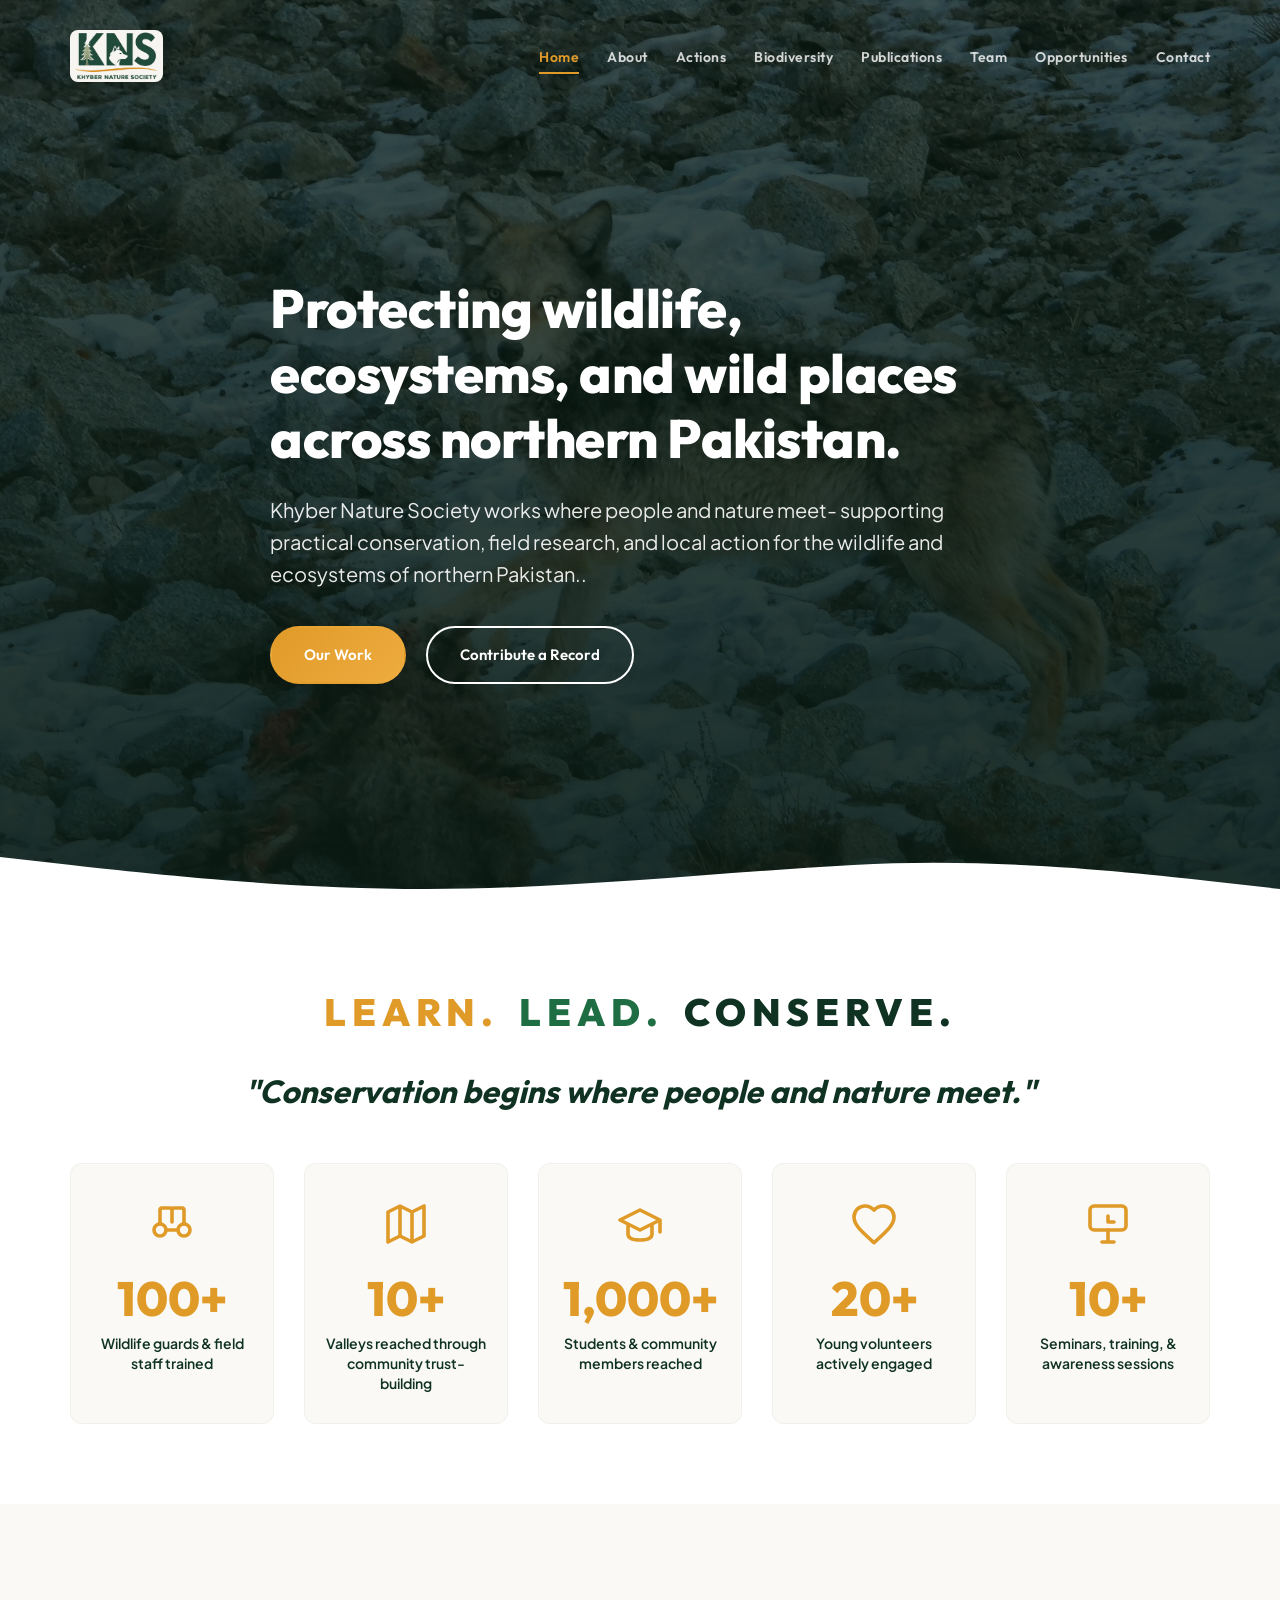
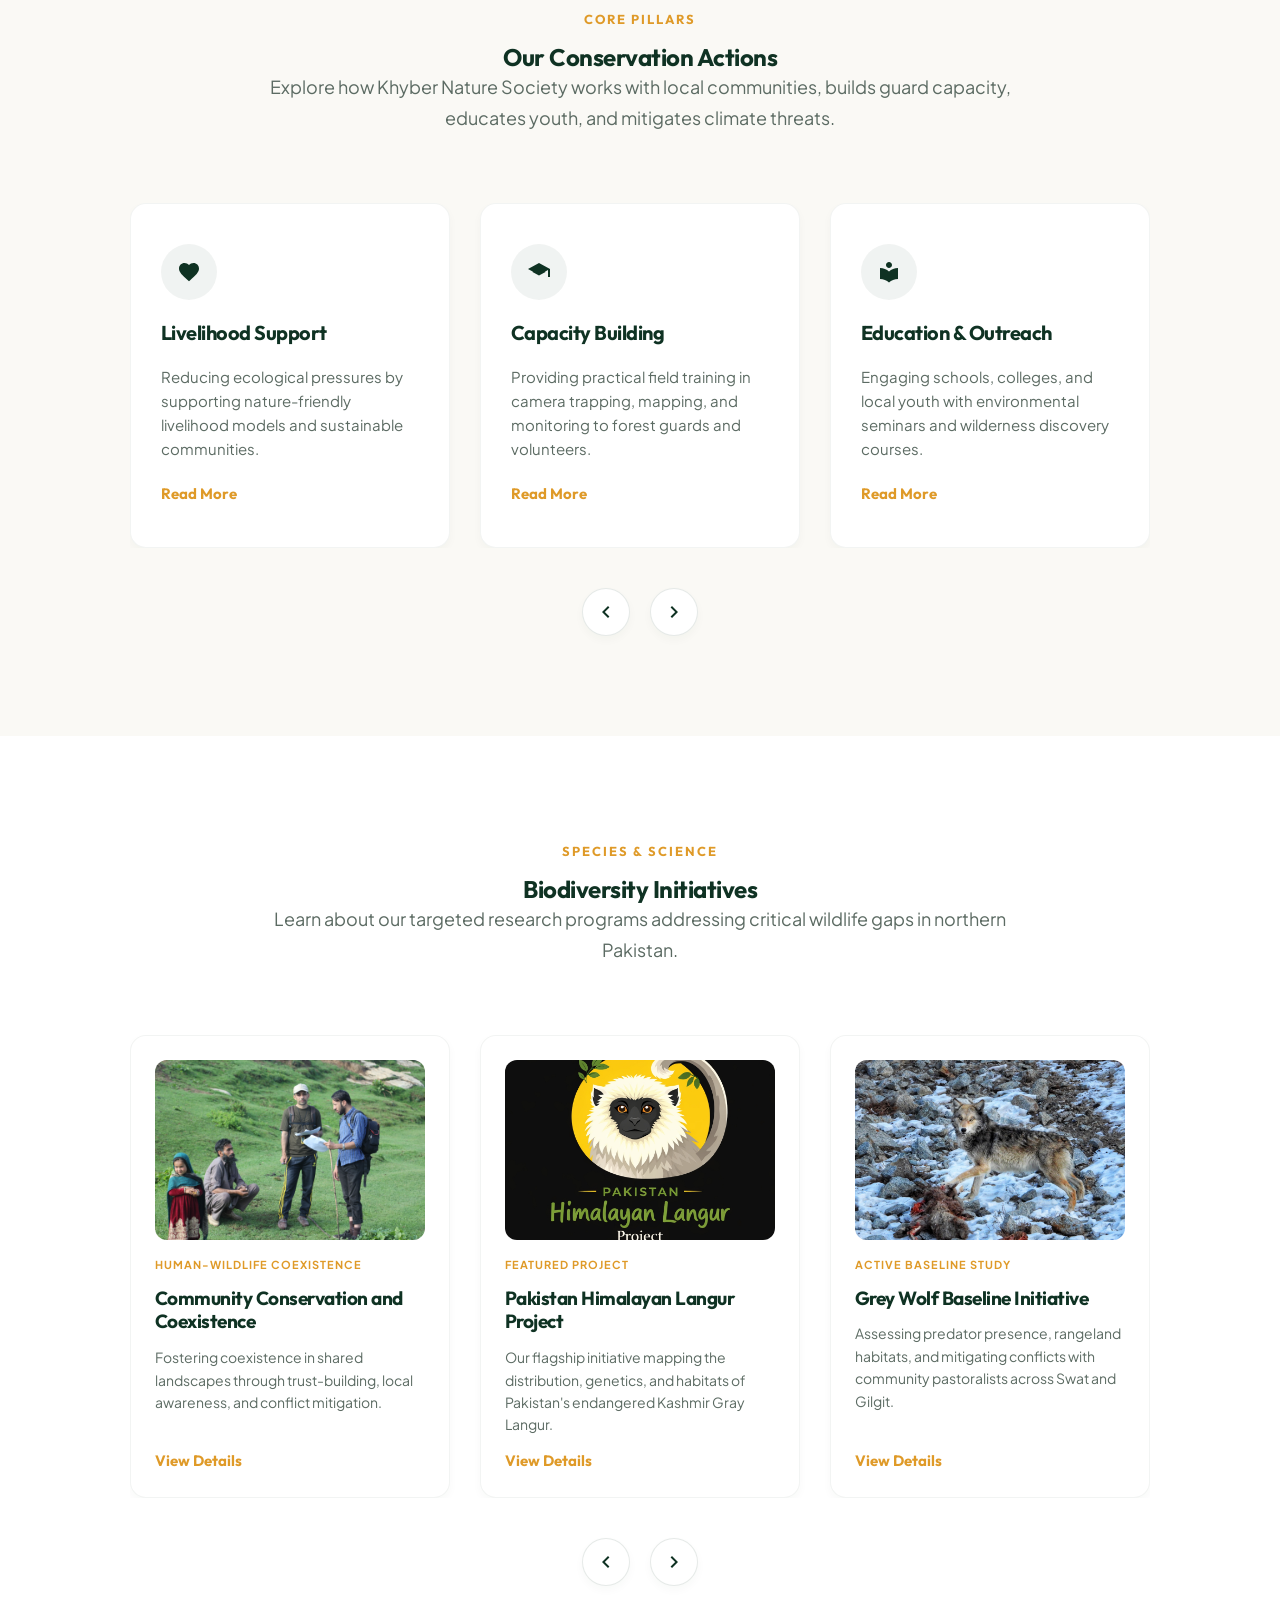
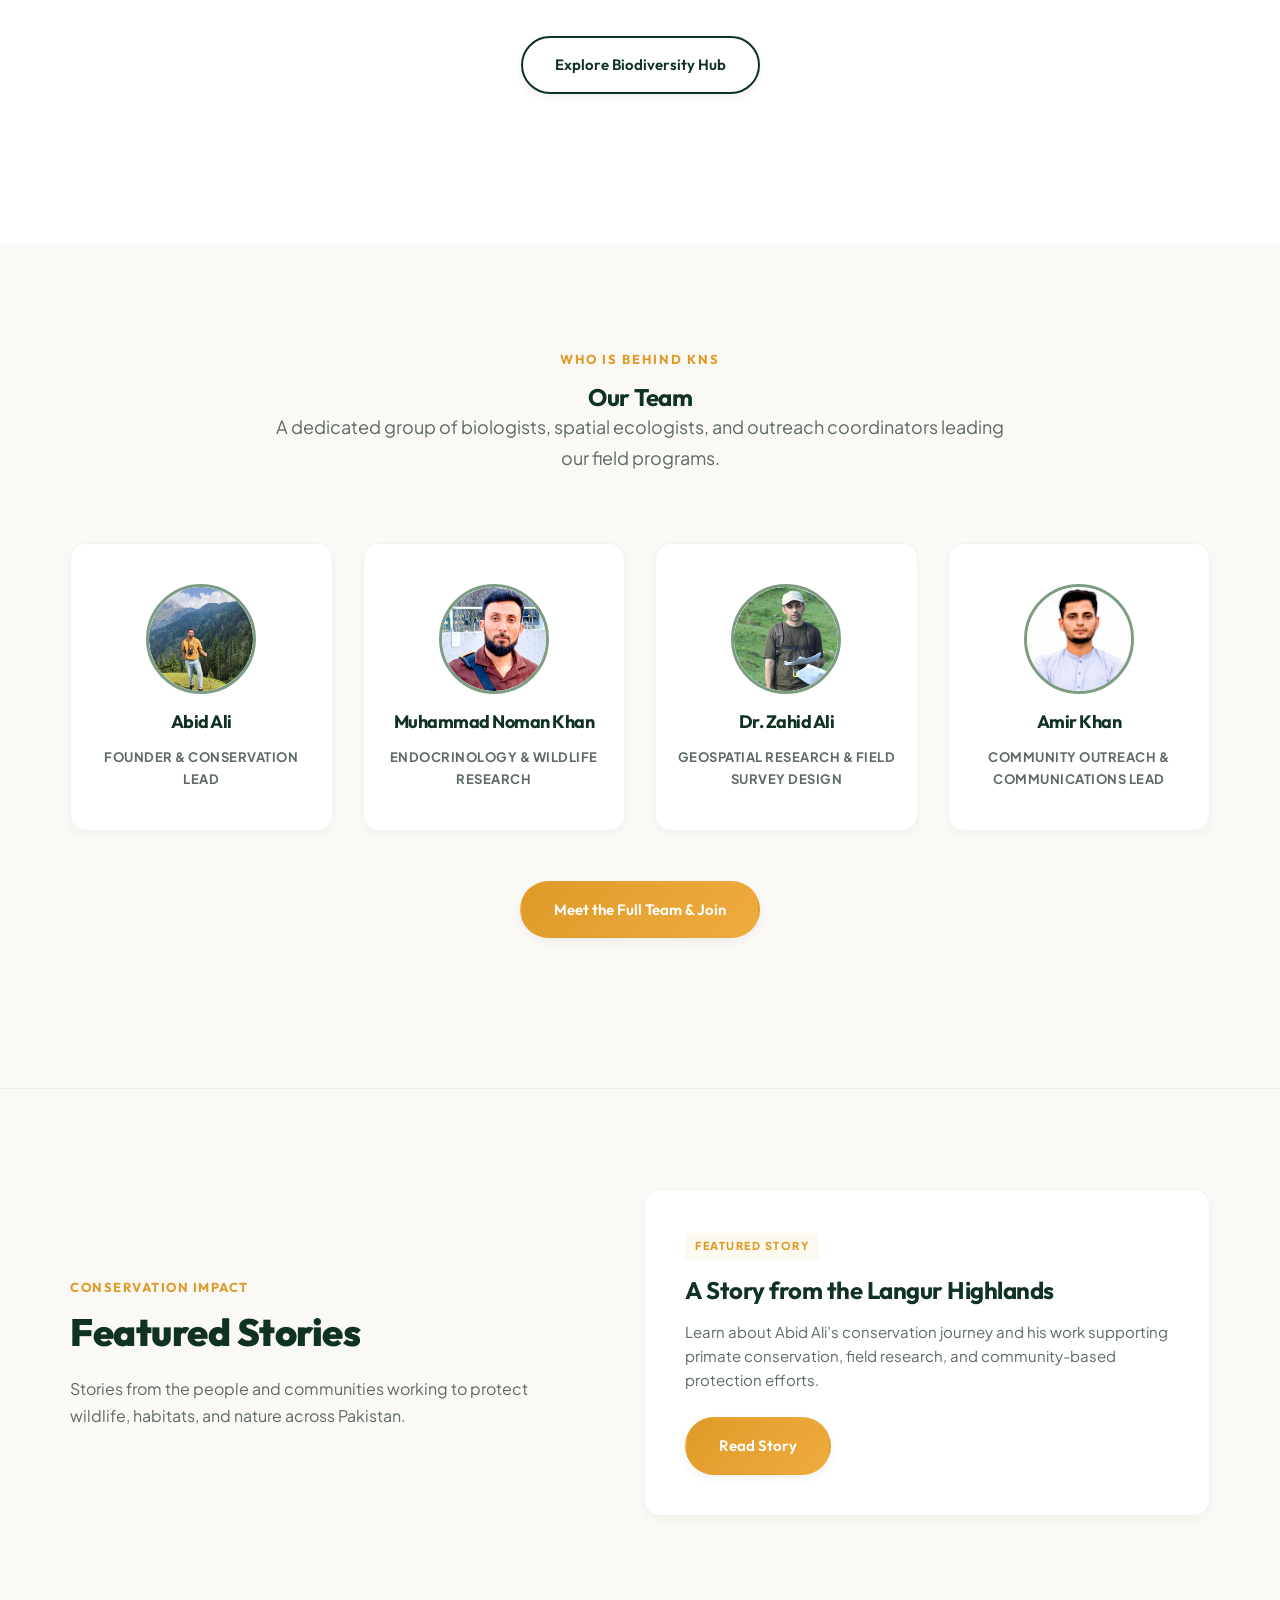
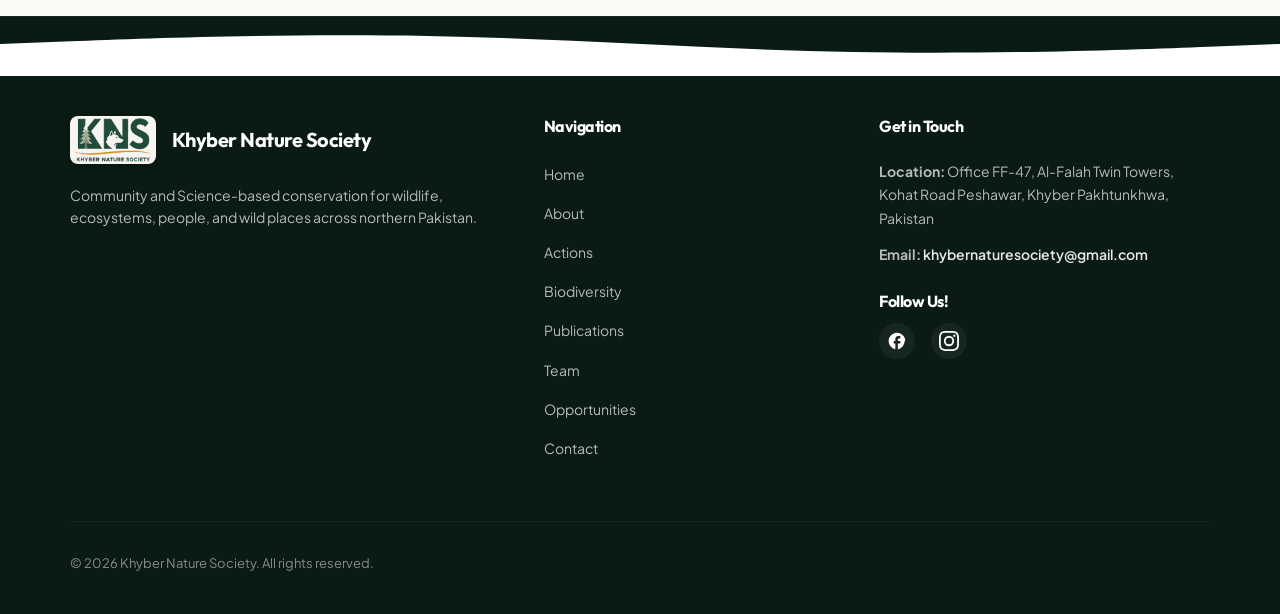
<file: index.html>
<!DOCTYPE html>
<html lang="en">

<head>
    <meta charset="UTF-8">
    <meta name="viewport" content="width=device-width, initial-scale=1.0">

    <!-- Primary SEO Metadata -->
    <title>Khyber Nature Society | Biodiversity Conservation Pakistan</title>
    <meta name="description"
        content="Khyber Nature Society (KNS) is a registered nonprofit based in Peshawar, Pakistan, working across northern Pakistan to protect wildlife, ecosystems, and natural habitats through community action, research, and youth leadership.">
    <meta name="keywords"
        content="Khyber Nature Society, KNS, Conservation Pakistan, Northern Pakistan Wildlife, Kashmir Gray Langur, Grey Wolf Conservation, Abid Ali, Dr. Zahid Ali, Muhammad Noman Khan, Peshawar Environmental NGO, Wildlife Records Pakistan">
    <meta name="author" content="Khyber Nature Society">
    <link rel="canonical" href="https://kns.org.pk">

    <!-- Open Graph / Facebook -->
    <meta property="og:type" content="website">
    <meta property="og:url" content="https://kns.org.pk/">
    <meta property="og:title" content="Khyber Nature Society | Protecting Wildlife & Ecosystems">
    <meta property="og:description"
        content="Supporting community-based conservation, field action, and research to protect the biodiversity of northern Pakistan.">
    <meta property="og:image" content="/assets/logo.png">

    <!-- Twitter -->
    <meta property="twitter:card" content="summary_large_image">
    <meta property="twitter:url" content="https://kns.org.pk/">
    <meta property="twitter:title" content="Khyber Nature Society | Protecting Wildlife & Ecosystems">
    <meta property="twitter:description"
        content="Supporting community-based conservation, field action, and research to protect the biodiversity of northern Pakistan.">
    <meta property="twitter:image" content="/assets/logo.png">

    <!-- Favicon -->
    <link rel="icon" type="image/png" href="/assets/logo.png">

    <!-- Fonts -->
    <link rel="preconnect" href="https://fonts.googleapis.com">
    <link rel="preconnect" href="https://fonts.gstatic.com" crossorigin>
    <link
        href="https://fonts.googleapis.com/css2?family=Outfit:wght@300;400;500;600;700;800&family=Plus+Jakarta+Sans:ital,wght@0,300;0,400;0,500;0,600;0,700;0,800;1,400&display=swap"
        rel="stylesheet">

    <!-- CSS Stylesheet -->
    <link rel="stylesheet" href="/styles.css">
</head>

<body>

    <!-- Header & Navigation -->
    <header class="site-header">
        <div class="container nav-container">
            <a href="/" class="logo-area">
                <img src="/assets/logo.png" alt="Khyber Nature Society Logo" class="nav-logo">
            </a>

            <button class="mobile-nav-toggle" aria-label="Toggle Navigation" aria-expanded="false">
                <span class="hamburger"></span>
            </button>

            <nav class="nav-menu">
                <ul>
                    <li><a href="/" class="nav-link active">Home</a></li>
                    <li><a href="/about/" class="nav-link">About</a></li>
                    <li><a href="/actions/" class="nav-link">Actions</a></li>
                    <li><a href="/biodiversity/" class="nav-link">Biodiversity</a></li>
                    <li><a href="/publications/" class="nav-link">Publications</a></li>
                    <li><a href="/team/" class="nav-link">Team</a></li>
                    <li><a href="/opportunities/" class="nav-link">Opportunities</a></li>
                    <li><a href="/contact/" class="nav-link">Contact</a></li>
                </ul>
            </nav>
        </div>
    </header>

    <main>

        <!-- HOME SECTION -->
        <section id="home" class="hero">
            <div class="hero-bg-overlay"></div>
            <div class="container hero-content">
                <h1 class="fade-in">Protecting wildlife, ecosystems, and wild places across northern Pakistan.</h1>
                <p class="lead fade-in">Khyber Nature Society works where people and nature meet- supporting practical
                    conservation, field research, and local action for the wildlife and ecosystems of northern
                    Pakistan..</p>
                <div class="hero-actions fade-in">
                    <a href="/actions/" class="btn btn-primary">Our Work</a>
                    <a href="/biodiversity/#contribute-record" class="btn btn-outline-white">Contribute a Record</a>
                </div>
            </div>

            <!-- Curved Wave Transition -->
            <div class="hero-wave">
                <svg viewBox="0 0 1440 120" preserveAspectRatio="none">
                    <path
                        d="M0,32L80,48C160,64,320,96,480,96C640,96,800,64,960,48C1120,32,1280,64,1360,80L1440,96L1440,120L1360,120C1280,120,1120,120,960,120C800,120,640,120,480,120C320,120,160,120,80,120L0,120Z">
                    </path>
                </svg>
            </div>
        </section>

        <!-- Impact at a Glance Stats Grid -->
        <section class="stats-section bg-white">
            <div class="container">
                <div class="opening-statement text-center">
                    <div class="intro-tagline fade-in">
                        <span class="tag-word tag-learn">Learn.</span>
                        <span class="tag-word tag-lead">Lead.</span>
                        <span class="tag-word tag-conserve">Conserve.</span>
                    </div>
                    <blockquote>"Conservation begins where people and nature meet."</blockquote>
                </div>

                <div class="stats-grid">
                    <div class="stat-card">
                        <div class="stat-icon">
                            <svg viewBox="0 0 24 24" width="48" height="48" fill="none" stroke="currentColor"
                                stroke-width="1.8" stroke-linecap="round" stroke-linejoin="round">
                                <circle cx="6" cy="15" r="3"></circle>
                                <circle cx="18" cy="15" r="3"></circle>
                                <path
                                    d="M12 15h.01M9 15h6M12 11V5a1 1 0 0 0-1-1H7a1 1 0 0 0-1 1v7M12 11V5a1 1 0 0 1 1-1h4a1 1 0 0 1 1 1v7">
                                </path>
                            </svg>
                        </div>
                        <span class="stat-number">100+</span>
                        <p class="stat-desc">Wildlife guards & field staff trained</p>
                    </div>
                    <div class="stat-card">
                        <div class="stat-icon">
                            <svg viewBox="0 0 24 24" width="48" height="48" fill="none" stroke="currentColor"
                                stroke-width="1.8" stroke-linecap="round" stroke-linejoin="round">
                                <path d="M3 6l6-3 6 3 6-3v15l-6 3-6-3-6 3V6zM9 3v15M15 6v15"></path>
                            </svg>
                        </div>
                        <span class="stat-number">10+</span>
                        <p class="stat-desc">Valleys reached through community trust-building</p>
                    </div>
                    <div class="stat-card">
                        <div class="stat-icon">
                            <svg viewBox="0 0 24 24" width="48" height="48" fill="none" stroke="currentColor"
                                stroke-width="1.8" stroke-linecap="round" stroke-linejoin="round">
                                <path d="M22 10v6M2 10l10-5 10 5-10 5zM6 12v5c0 2 2 3 6 3s6-1 6-3v-5"></path>
                            </svg>
                        </div>
                        <span class="stat-number">1,000+</span>
                        <p class="stat-desc">Students & community members reached</p>
                    </div>
                    <div class="stat-card">
                        <div class="stat-icon">
                            <svg viewBox="0 0 24 24" width="48" height="48" fill="none" stroke="currentColor"
                                stroke-width="1.8" stroke-linecap="round" stroke-linejoin="round">
                                <path
                                    d="M12 21.35l-1.45-1.32C5.4 15.36 2 12.28 2 8.5 2 5.42 4.42 3 7.5 3c1.74 0 3.41.81 4.5 2.09C13.09 3.81 14.76 3 16.5 3 19.58 3 22 5.42 22 8.5c0 3.78-3.4 6.86-8.55 11.54L12 21.35z">
                                </path>
                            </svg>
                        </div>
                        <span class="stat-number">20+</span>
                        <p class="stat-desc">Young volunteers actively engaged</p>
                    </div>
                    <div class="stat-card">
                        <div class="stat-icon">
                            <svg viewBox="0 0 24 24" width="48" height="48" fill="none" stroke="currentColor"
                                stroke-width="1.8" stroke-linecap="round" stroke-linejoin="round">
                                <rect x="3" y="3" width="18" height="12" rx="2"></rect>
                                <path d="M9 21h6M12 15v6M12 8v3M12 11h3"></path>
                            </svg>
                        </div>
                        <span class="stat-number">10+</span>
                        <p class="stat-desc">Seminars, training, & awareness sessions</p>
                    </div>
                </div>
            </div>
        </section>

        <!-- CAROUSEL SECTION: Core Actions -->
        <section class="home-carousel-section bg-cream section-padding">
            <div class="container">
                <div class="section-header text-center">
                    <span class="sub-title">Core Pillars</span>
                    <h2>Our Conservation Actions</h2>
                    <p class="section-lead">Explore how Khyber Nature Society works with local communities, builds guard
                        capacity, educates youth, and mitigates climate threats.</p>
                </div>

                <!-- Carousel Container -->
                <div class="carousel-container-outer fade-in">
                    <div class="carousel-track-wrapper">
                        <div class="carousel-track" id="actions-carousel-track">
                            <!-- Card 1 -->
                            <div class="carousel-card">
                                <div class="carousel-card-icon">
                                    <svg viewBox="0 0 24 24" width="24" height="24">
                                        <path fill="currentColor"
                                            d="M16 11c1.66 0 2.99-1.34 2.99-3S17.66 5 16 5c-1.66 0-3 1.34-3 3s1.34 3 3 3zm-8 0c1.66 0 2.99-1.34 2.99-3S9.66 5 8 5C6.34 5 5 6.34 5 8s1.34 3 3 3zm0 2c-2.33 0-7 1.17-7 3.5V19h14v-2.5c0-2.33-4.67-3.5-7-3.5zm8 0c-.29 0-.62.02-.97.05 1.16.84 1.97 1.97 1.97 3.45V19h6v-2.5c0-2.33-4.67-3.5-7-3.5z" />
                                    </svg>
                                </div>
                                <h4>Community Conservation</h4>
                                <p>Building trust, improving local awareness, and encouraging stewardship of grazing
                                    rangelands and native species.</p>
                                <a href="/actions/" class="btn-text-link">Read More</a>
                            </div>
                            <!-- Card 2 -->
                            <div class="carousel-card">
                                <div class="carousel-card-icon">
                                    <svg viewBox="0 0 24 24" width="24" height="24">
                                        <path fill="currentColor"
                                            d="M12 21.35l-1.45-1.32C5.4 15.36 2 12.28 2 8.5 2 5.42 4.42 3 7.5 3c1.74 0 3.41.81 4.5 2.09C13.09 3.81 14.76 3 16.5 3 19.58 3 22 5.42 22 8.5c0 3.78-3.4 6.86-8.55 11.54L12 21.35z" />
                                    </svg>
                                </div>
                                <h4>Livelihood Support</h4>
                                <p>Reducing ecological pressures by supporting nature-friendly livelihood models and
                                    sustainable communities.</p>
                                <a href="/actions/" class="btn-text-link">Read More</a>
                            </div>
                            <!-- Card 3 -->
                            <div class="carousel-card">
                                <div class="carousel-card-icon">
                                    <svg viewBox="0 0 24 24" width="24" height="24">
                                        <path fill="currentColor"
                                            d="M12 3L1 9l11 6 9-4.91V17h2V9L12 3zM5.49 12.03L12 15.58l6.51-3.55-6.51-3.56-6.49 3.56z" />
                                    </svg>
                                </div>
                                <h4>Capacity Building</h4>
                                <p>Providing practical field training in camera trapping, mapping, and monitoring to
                                    forest guards and volunteers.</p>
                                <a href="/actions/" class="btn-text-link">Read More</a>
                            </div>
                            <!-- Card 4 -->
                            <div class="carousel-card">
                                <div class="carousel-card-icon">
                                    <svg viewBox="0 0 24 24" width="24" height="24">
                                        <path fill="currentColor"
                                            d="M12 11.55C9.64 9.35 6.48 8 3 8v11c3.48 0 6.64 1.35 9 3.55 2.36-2.2 5.52-3.55 9-3.55V8c-3.48 0-6.64 1.35-9 3.55zM12 8c1.66 0 3-1.34 3-3s-1.34-3-3-3-3 1.34-3 3 1.34 3 3 3z" />
                                    </svg>
                                </div>
                                <h4>Education & Outreach</h4>
                                <p>Engaging schools, colleges, and local youth with environmental seminars and
                                    wilderness discovery courses.</p>
                                <a href="/actions/" class="btn-text-link">Read More</a>
                            </div>
                            <!-- Card 5 -->
                            <div class="carousel-card">
                                <div class="carousel-card-icon">
                                    <svg viewBox="0 0 24 24" width="24" height="24">
                                        <path fill="currentColor"
                                            d="M19.35 10.04C18.67 6.59 15.64 4 12 4 9.11 4 6.6 5.64 5.35 8.04 2.34 8.36 0 10.91 0 14c0 3.31 2.69 6 6 6h13c2.76 0 5-2.24 5-5 0-2.64-2.05-4.78-4.65-4.96zM19 18H6c-2.21 0-4-1.79-4-4 0-2.05 1.53-3.76 3.56-3.97l1.07-.11.5-.95C8.08 7.14 9.94 6 12 6c2.62 0 4.88 1.86 5.39 4.43l.3 1.5 1.53.11c1.56.1 2.78 1.41 2.78 2.96 0 1.65-1.35 3-3 3z" />
                                    </svg>
                                </div>
                                <h4>Climate Adaptation</h4>
                                <p>Promoting ecological resilience through habitat monitoring and community climate
                                    preparedness models.</p>
                                <a href="/actions/" class="btn-text-link">Read More</a>
                            </div>
                        </div>
                    </div>

                    <!-- Carousel Controls -->
                    <div class="carousel-controls">
                        <button class="carousel-control-btn prev-btn" id="actions-prev" aria-label="Previous Slide">
                            <svg viewBox="0 0 24 24" width="24" height="24">
                                <path fill="currentColor" d="M15.41 7.41L14 6l-6 6 6 6 1.41-1.41L10.83 12z" />
                            </svg>
                        </button>
                        <button class="carousel-control-btn next-btn" id="actions-next" aria-label="Next Slide">
                            <svg viewBox="0 0 24 24" width="24" height="24">
                                <path fill="currentColor" d="M10 6L8.59 7.41 13.17 12l-4.58 4.59L10 18l6-6z" />
                            </svg>
                        </button>
                    </div>
                </div>
            </div>
        </section>

        <!-- BIODIVERSITY SPOTLIGHT PREVIEW: Carousel Slider -->
        <section class="biodiversity-spotlight bg-white section-padding">
            <div class="container">
                <div class="section-header text-center">
                    <span class="sub-title">Species & Science</span>
                    <h2>Biodiversity Initiatives</h2>
                    <p class="section-lead">Learn about our targeted research programs addressing critical wildlife gaps
                        in northern Pakistan.</p>
                </div>

                <!-- Carousel Container -->
                <div class="carousel-container-outer fade-in">
                    <div class="carousel-track-wrapper">
                        <div class="carousel-track" id="biodiversity-carousel-track">
                            <!-- Card 1 -->
                            <div class="carousel-card bio-carousel-card">
                                <div class="carousel-card-img-box">
                                    <img src="/assets/research_based.webp"
                                        alt="Wildlife, Ecosystems, and Field Initiatives" class="carousel-card-img">
                                </div>
                                <div class="carousel-card-content">
                                    <span class="card-badge">Ecosystem Protection</span>
                                    <h4>Wildlife, Ecosystems, and Field Initiatives</h4>
                                    <p>Protecting the rich wildlife and ecosystems of northern Pakistan—from
                                        high-mountain valleys to forest habitats.</p>
                                    <a href="/biodiversity/" class="btn-text-link">View Details</a>
                                </div>
                            </div>
                            <!-- Card 2 -->
                            <div class="carousel-card bio-carousel-card">
                                <div class="carousel-card-img-box">
                                    <img src="/assets/shepherd_interview.webp"
                                        alt="Community Conservation and Coexistence" class="carousel-card-img">
                                </div>
                                <div class="carousel-card-content">
                                    <span class="card-badge">Human-Wildlife Coexistence</span>
                                    <h4>Community Conservation and Coexistence</h4>
                                    <p>Fostering coexistence in shared landscapes through trust-building, local
                                        awareness, and conflict mitigation.</p>
                                    <a href="/biodiversity/" class="btn-text-link">View Details</a>
                                </div>
                            </div>
                            <!-- Card 3 -->
                            <div class="carousel-card bio-carousel-card">
                                <div class="carousel-card-img-box">
                                    <img src="/assets/Langur_project.jpeg" alt="Pakistan Himalayan Langur Project"
                                        class="carousel-card-img">
                                </div>
                                <div class="carousel-card-content">
                                    <span class="card-badge">Featured Project</span>
                                    <h4>Pakistan Himalayan Langur Project</h4>
                                    <p>Our flagship initiative mapping the distribution, genetics, and habitats of
                                        Pakistan's endangered Kashmir Gray Langur.</p>
                                    <a href="/biodiversity/" class="btn-text-link">View Details</a>
                                </div>
                            </div>
                            <!-- Card 4 -->
                            <div class="carousel-card bio-carousel-card">
                                <div class="carousel-card-img-box">
                                    <img src="/assets/home_bg.webp" alt="Grey Wolf Baseline Initiative"
                                        class="carousel-card-img">
                                </div>
                                <div class="carousel-card-content">
                                    <span class="card-badge">Active Baseline Study</span>
                                    <h4>Grey Wolf Baseline Initiative</h4>
                                    <p>Assessing predator presence, rangeland habitats, and mitigating conflicts with
                                        community pastoralists across Swat and Gilgit.</p>
                                    <a href="/biodiversity/" class="btn-text-link">View Details</a>
                                </div>
                            </div>
                            <!-- Card 5 -->
                            <div class="carousel-card bio-carousel-card">
                                <div class="carousel-card-img-box">
                                    <img src="/assets/gene_bank.svg" alt="Building a Biodiversity Gene Bank"
                                        class="carousel-card-img">
                                </div>
                                <div class="carousel-card-content">
                                    <span class="card-badge">Molecular Conservation</span>
                                    <h4>Building a Biodiversity Gene Bank</h4>
                                    <p>Collecting, documenting, and preserving biological samples from wildlife to
                                        support genetics, barcoding, and conservation research.</p>
                                    <a href="/biodiversity/" class="btn-text-link">View Details</a>
                                </div>
                            </div>
                        </div>
                    </div>

                    <!-- Carousel Controls -->
                    <div class="carousel-controls">
                        <button class="carousel-control-btn prev-btn" id="bio-prev" aria-label="Previous Slide">
                            <svg viewBox="0 0 24 24" width="24" height="24">
                                <path fill="currentColor" d="M15.41 7.41L14 6l-6 6 6 6 1.41-1.41L10.83 12z" />
                            </svg>
                        </button>
                        <button class="carousel-control-btn next-btn" id="bio-next" aria-label="Next Slide">
                            <svg viewBox="0 0 24 24" width="24" height="24">
                                <path fill="currentColor" d="M10 6L8.59 7.41 13.17 12l-4.58 4.59L10 18l6-6z" />
                            </svg>
                        </button>
                    </div>
                </div>

                <div class="spotlight-cta text-center section-padding-small">
                    <a href="/biodiversity/" class="btn btn-outline">Explore Biodiversity Hub</a>
                </div>
            </div>
        </section>

        <!-- TEAM PREVIEW -->
        <section class="team-preview bg-cream section-padding">
            <div class="container">
                <div class="section-header text-center">
                    <span class="sub-title">Who is behind KNS</span>
                    <h2>Our Team</h2>
                    <p class="section-lead">A dedicated group of biologists, spatial ecologists, and outreach
                        coordinators leading our field programs.</p>
                </div>

                <div class="team-preview-deck fade-in">
                    <!-- Abid Card -->
                    <div class="team-preview-member">
                        <div class="team-member-avatar">
                            <img src="/assets/abid.jpg" alt="Abid Ali" class="avatar-img">
                        </div>
                        <h4>Abid Ali</h4>
                        <p class="role-desc">Founder & Conservation Lead</p>
                    </div>

                    <!-- Noman Card -->
                    <div class="team-preview-member">
                        <div class="team-member-avatar">
                            <img src="/assets/amir.jpg" alt="Muhammad Noman Khan" class="avatar-img">
                        </div>
                        <h4>Muhammad Noman Khan</h4>
                        <p class="role-desc">Endocrinology & Wildlife Research</p>
                    </div>

                    <!-- Zahid Card -->
                    <div class="team-preview-member">
                        <div class="team-member-avatar">
                            <img src="/assets/zahid.JPG" alt="Dr. Zahid Ali" class="avatar-img">
                        </div>
                        <h4>Dr. Zahid Ali</h4>
                        <p class="role-desc">Geospatial Research & Field Survey Design</p>
                    </div>

                    <!-- Amir Card -->
                    <div class="team-preview-member">
                        <div class="team-member-avatar">
                            <img src="/assets/noman.jpg" alt="Amir Khan" class="avatar-img">
                        </div>
                        <h4>Amir Khan</h4>
                        <p class="role-desc">Community Outreach & Communications Lead</p>
                    </div>
                </div>

                <div class="team-cta text-center section-padding-small">
                    <a href="/team/" class="btn btn-primary">Meet the Full Team & Join</a>
                </div>
            </div>
        </section>

        <!-- FEATURED STORIES SECTION -->
        <section class="featured-stories bg-cream section-padding">
            <div class="container">
                <div class="featured-stories-row">
                    <div class="stories-intro fade-in">
                        <span class="sub-title">Conservation Impact</span>
                        <h2>Featured Stories</h2>
                        <p class="intro-text">Stories from the people and communities working to protect wildlife,
                            habitats, and nature across Pakistan.</p>
                    </div>

                    <div class="stories-card-container fade-in">
                        <div class="featured-story-card">
                            <span class="story-card-label">Featured Story</span>
                            <h3>A Story from the Langur Highlands</h3>
                            <p class="story-card-desc">Learn about Abid Ali’s conservation journey and his work
                                supporting primate conservation, field research, and community-based protection efforts.
                            </p>
                            <a href="https://neprimateconservancy.org/meet-abid-ali/" target="_blank" rel="noopener"
                                class="btn btn-primary story-card-btn">Read Story</a>
                        </div>
                    </div>
                </div>
            </div>
        </section>

    </main>

    <!-- Footer -->
    <footer class="site-footer">
        <div class="footer-wave">
            <svg viewBox="0 0 1440 120" preserveAspectRatio="none">
                <path
                    d="M0,64L80,58.7C160,53,320,43,480,48C640,53,800,75,960,80C1120,85,1280,75,1360,69.3L1440,64L1440,0L1360,0C1280,0,1120,0,960,0C800,0,640,0,480,0C320,0,160,0,80,0L0,0Z">
                </path>
            </svg>
        </div>
        <div class="container footer-content">
            <div class="footer-grid">
                <div class="footer-brand">
                    <div class="footer-logo-row">
                        <img src="/assets/logo.png" alt="KNS Logo" class="footer-logo">
                        <h3>Khyber Nature Society</h3>
                    </div>
                    <p>Community and Science-based conservation for wildlife, ecosystems, people, and wild places across
                        northern Pakistan.</p>


                </div>

                <div class="footer-links">
                    <h4>Navigation</h4>
                    <ul>
                        <li><a href="/">Home</a></li>
                        <li><a href="/about/">About</a></li>
                        <li><a href="/actions/">Actions</a></li>
                        <li><a href="/biodiversity/">Biodiversity</a></li>
                        <li><a href="/publications/">Publications</a></li>
                        <li><a href="/team/">Team</a></li>
                        <li><a href="/opportunities/">Opportunities</a></li>
                        <li><a href="/contact/">Contact</a></li>
                    </ul>
                </div>

                <div class="footer-contact">
                    <h4>Get in Touch</h4>
                    <p><strong>Location:</strong> Office FF-47, Al-Falah Twin Towers, Kohat Road Peshawar, Khyber
                        Pakhtunkhwa, Pakistan</p>

                    <p><strong>Email:</strong> <a
                            href="mailto:khybernaturesociety@gmail.com">khybernaturesociety@gmail.com</a></p>

                    <h4 class="social-title">Follow Us!</h4>
                    <div class="social-links">
                        <a href="#" aria-label="Facebook">
                            <svg viewBox="0 0 24 24" width="20" height="20">
                                <path fill="currentColor"
                                    d="M22 12c0-5.52-4.48-10-10-10S2 6.48 2 12c0 4.84 3.44 8.87 8 9.8V15H8v-3h2V9.5C10 7.57 11.57 6 13.5 6H16v3h-2c-.55 0-1 .45-1 1V12h3v3h-3v6.95c4.56-.93 8-4.96 8-9.75z" />
                            </svg>
                        </a>
                        <a href="#" aria-label="Instagram">
                            <svg viewBox="0 0 24 24" width="20" height="20">
                                <path fill="currentColor"
                                    d="M12 2.163c3.204 0 3.584.012 4.85.07 3.252.148 4.771 1.691 4.919 4.919.058 1.265.069 1.645.069 4.849 0 3.205-.012 3.584-.069 4.849-.149 3.225-1.664 4.771-4.919 4.919-1.266.058-1.644.07-4.85.07-3.204 0-3.584-.012-4.849-.07-3.26-.149-4.771-1.699-4.919-4.92-.058-1.265-.07-1.644-.07-4.849 0-3.204.013-3.583.07-4.849.149-3.227 1.664-4.771 4.919-4.919 1.266-.057 1.645-.069 4.849-.069zM12 0C8.741 0 8.333.014 7.053.072 2.695.272.273 2.69.073 7.051.014 8.333 0 8.741 0 12c0 3.259.014 3.668.072 4.948.2 4.358 2.618 6.78 6.98 6.98 1.281.058 1.689.072 4.948.072 3.259 0 3.668-.014 4.948-.072 4.354-.2 6.782-2.618 6.979-6.98.059-1.28.073-1.689.073-4.948 0-3.259-.014-3.667-.072-4.947-.196-4.354-2.617-6.78-6.979-6.98C15.668.014 15.259 0 12 0zm0 5.838a6.162 6.162 0 100 12.324 6.162 6.162 0 000-12.324zM12 16a4 4 0 110-8 4 4 0 010 8zm6.406-11.845a1.44 1.44 0 100 2.881 1.44 1.44 0 000-2.881z" />
                            </svg>
                        </a>
                    </div>
                </div>
            </div>

            <div class="footer-bottom">
                <p>&copy; 2026 Khyber Nature Society. All rights reserved.</p>
            </div>
        </div>
    </footer>

    <!-- JavaScript Script -->
    <script src="/script.js"></script>
</body>

</html>
</file>
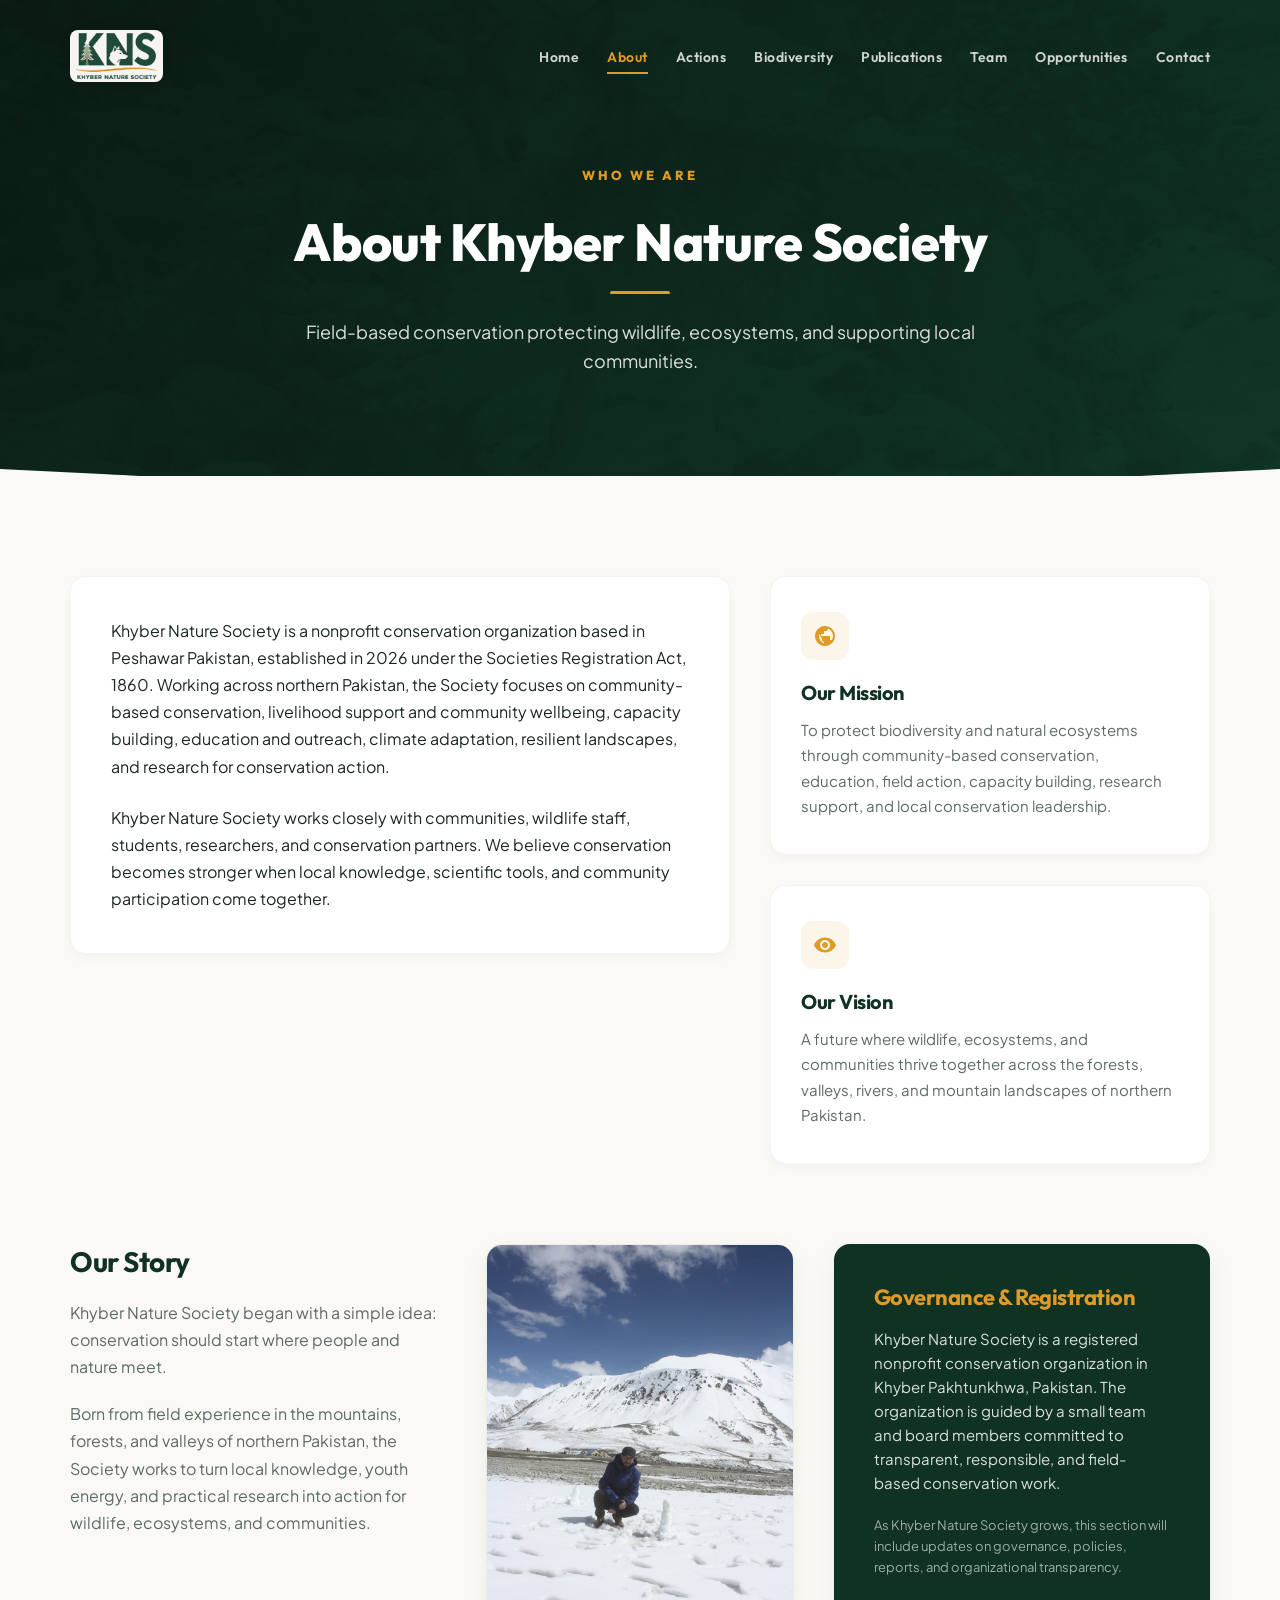
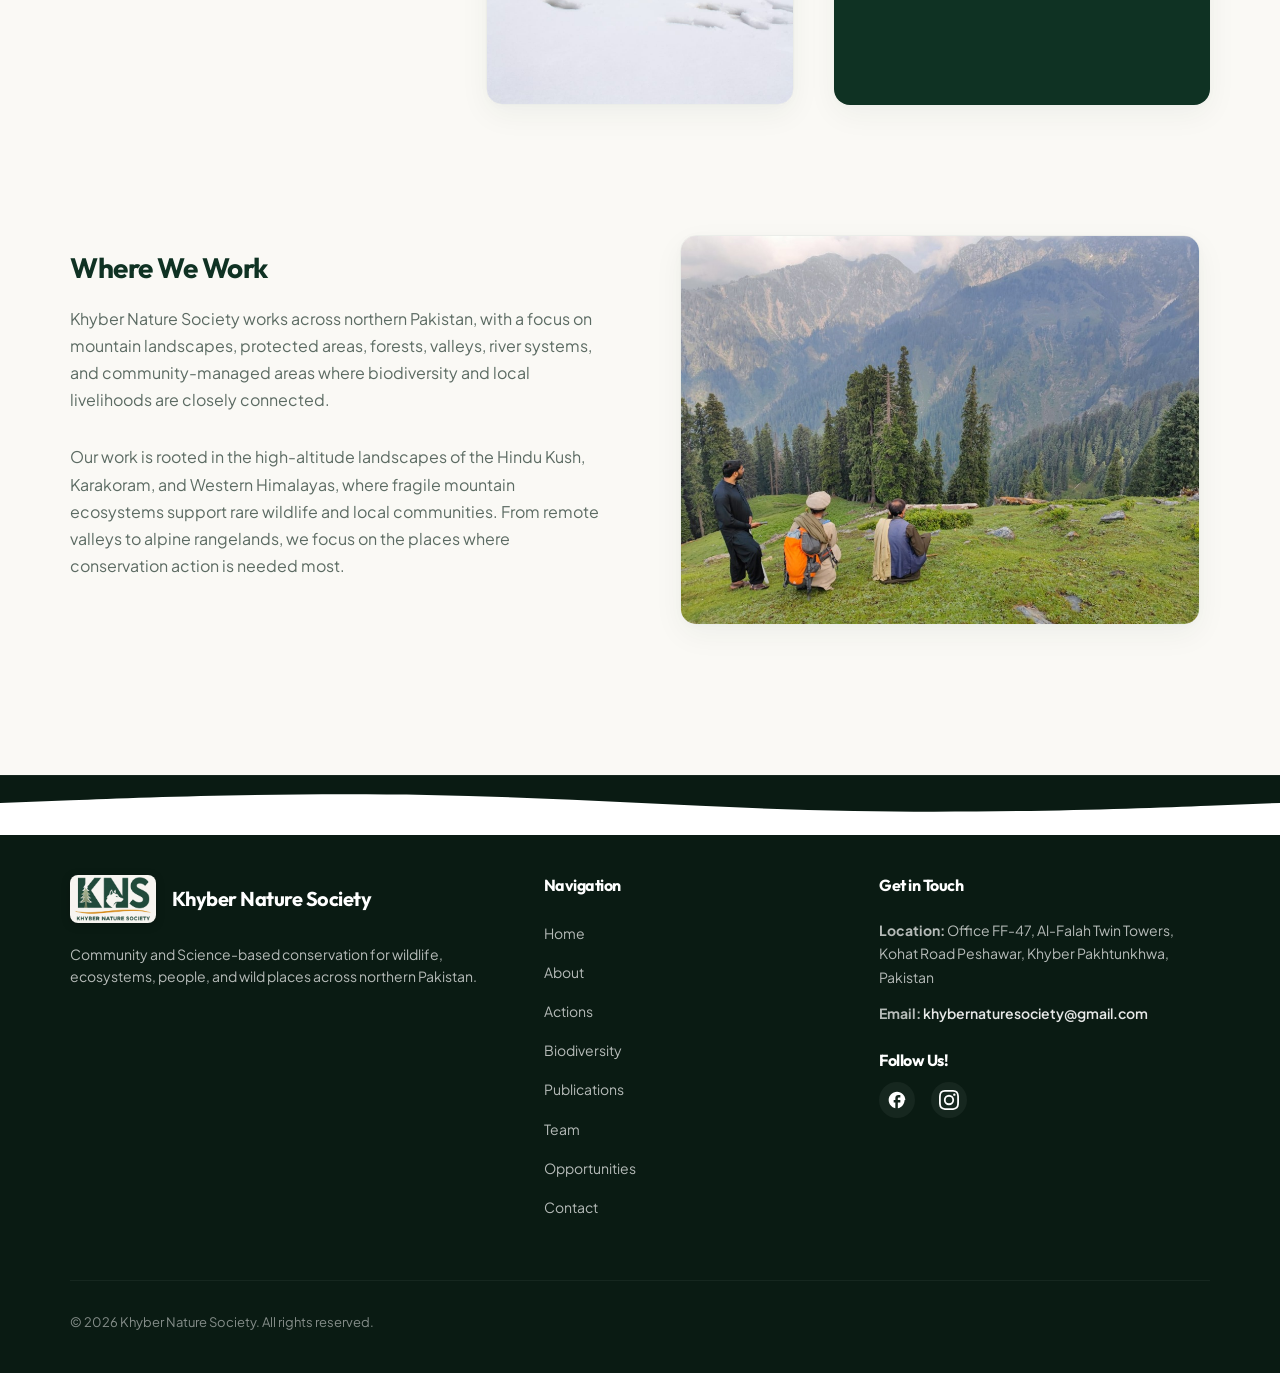
<file: about/index.html>
<!DOCTYPE html>
<html lang="en">

<head>
    <meta charset="UTF-8">
    <meta name="viewport" content="width=device-width, initial-scale=1.0">
    <title>About Us | Khyber Nature Society</title>
    <meta name="description"
        content="Learn about Khyber Nature Society (KNS), our story, mission, vision, governance registration, and the landscapes we protect across northern Pakistan.">
    <link rel="icon" type="image/png" href="/assets/logo.png">

    <!-- Fonts -->
    <link rel="preconnect" href="https://fonts.googleapis.com">
    <link rel="preconnect" href="https://fonts.gstatic.com" crossorigin>
    <link
        href="https://fonts.googleapis.com/css2?family=Outfit:wght@300;400;500;600;700;800&family=Plus+Jakarta+Sans:ital,wght@0,300;0,400;0,500;0,600;0,700;0,800;1,400&display=swap"
        rel="stylesheet">

    <link rel="stylesheet" href="/styles.css">
</head>

<body>

    <!-- Header & Navigation -->
    <header class="site-header subpage-header">
        <div class="container nav-container">
            <a href="/" class="logo-area">
                <img src="/assets/logo.png" alt="Khyber Nature Society Logo" class="nav-logo">
            </a>

            <button class="mobile-nav-toggle" aria-label="Toggle Navigation" aria-expanded="false">
                <span class="hamburger"></span>
            </button>

            <nav class="nav-menu">
                <ul>
                    <li><a href="/" class="nav-link">Home</a></li>
                    <li><a href="/about/" class="nav-link active">About</a></li>
                    <li><a href="/actions/" class="nav-link">Actions</a></li>
                    <li><a href="/biodiversity/" class="nav-link">Biodiversity</a></li>
                    <li><a href="/publications/" class="nav-link">Publications</a></li>
                    <li><a href="/team/" class="nav-link">Team</a></li>
                    <li><a href="/opportunities/" class="nav-link">Opportunities</a></li>
                    <li><a href="/contact/" class="nav-link">Contact</a></li>
                </ul>
            </nav>
        </div>
    </header>

    <main class="subpage-main">

        <!-- Banner Header -->
        <section class="subpage-banner">
            <div class="container">
                <span class="sub-title">Who We Are</span>
                <h1>About Khyber Nature Society</h1>
                <div class="subpage-banner-divider"></div>
                <p class="section-lead">Field-based conservation protecting wildlife, ecosystems, and supporting local
                    communities.</p>
            </div>
            <div class="subpage-banner-wave">
                <svg viewBox="0 0 1440 40" preserveAspectRatio="none">
                    <path
                        d="M0,32L120,37.3C240,43,480,53,720,53.3C960,53,1200,43,1320,37.3L1440,32L1440,40L1320,40C1200,40,960,40,720,40C480,40,240,40,120,40L0,40Z"
                        class="fill-cream"></path>
                </svg>
            </div>
        </section>

        <!-- About main details -->
        <section class="about-details bg-cream section-padding">
            <div class="container">
                <div class="about-content-grid">
                    <div class="about-main-text card-layout fade-in">
                        <p>Khyber Nature Society is a nonprofit conservation organization based in Peshawar Pakistan,
                            established in 2026 under the Societies Registration Act, 1860. Working across northern
                            Pakistan, the Society focuses on community-based conservation, livelihood support and
                            community wellbeing, capacity building, education and outreach, climate adaptation,
                            resilient landscapes, and research for conservation action.</p>
                        <p>Khyber Nature Society works closely with communities, wildlife staff, students, researchers,
                            and conservation partners. We believe conservation becomes stronger when local knowledge,
                            scientific tools, and community participation come together.</p>
                    </div>

                    <div class="about-mv-cards">
                        <div class="mv-card mission-card fade-in">
                            <div class="mv-icon">
                                <svg viewBox="0 0 24 24" width="24" height="24">
                                    <path fill="currentColor"
                                        d="M12 2C6.48 2 2 6.48 2 12s4.48 10 10 10 10-4.48 10-10S17.52 2 12 2zm1 17.93c-3.95-.49-7-3.85-7-7.93 0-.62.08-1.21.21-1.79L9 15v1c0 1.1.9 2 2 2v1.93zm6.9-2.54c-.26-.81-1-1.39-1.9-1.39h-1v-3c0-.55-.45-1-1-1H8v-2h2c.55 0 1-.45 1-1V7h2c1.1 0 2-.9 2-2v-.41c2.93 1.19 5 4.06 5 7.41 0 2.08-.8 3.97-2.1 5.39z" />
                                </svg>
                            </div>
                            <h3>Our Mission</h3>
                            <p>To protect biodiversity and natural ecosystems through community-based conservation,
                                education, field action, capacity building, research support, and local conservation
                                leadership.</p>
                        </div>
                        <div class="mv-card vision-card fade-in">
                            <div class="mv-icon">
                                <svg viewBox="0 0 24 24" width="24" height="24">
                                    <path fill="currentColor"
                                        d="M12 4.5C7 4.5 2.73 7.61 1 12c1.73 4.39 6 7.5 11 7.5s9.27-3.11 11-7.5c-1.73-4.39-6-7.5-11-7.5zM12 17c-2.76 0-5-2.24-5-5s2.24-5 5-5 5 2.24 5 5-2.24 5-5 5zm0-8c-1.66 0-3 1.34-3 3s1.34 3 3 3 3-1.34 3-3-1.34-3-3-3z" />
                                </svg>
                            </div>
                            <h3>Our Vision</h3>
                            <p>A future where wildlife, ecosystems, and communities thrive together across the forests,
                                valleys, rivers, and mountain landscapes of northern Pakistan.</p>
                        </div>
                    </div>
                </div>

                <!-- Our Story & Governance Section -->
                <div class="story-section fade-in">
                    <div class="story-grid">
                        <div class="story-text">
                            <h3>Our Story</h3>
                            <p>Khyber Nature Society began with a simple idea: conservation should start where people
                                and nature meet.</p>
                            <p>Born from field experience in the mountains, forests, and valleys of northern Pakistan,
                                the Society works to turn local knowledge, youth energy, and practical research into
                                action for wildlife, ecosystems, and communities.</p>
                        </div>

                        <div class="story-image-box">
                            <img src="/assets/Found_in_landscap.jpeg" class="story-field-img"
                                alt="Wild mountain rangeland and landscape habitat in northern Pakistan">
                        </div>

                        <div class="story-box-highlights">
                            <div class="highlight-box">
                                <h4>Governance & Registration</h4>
                                <p>Khyber Nature Society is a registered nonprofit conservation organization in Khyber
                                    Pakhtunkhwa, Pakistan. The organization is guided by a small team and board members
                                    committed to transparent, responsible, and field-based conservation work.</p>
                                <p class="text-muted text-small">As Khyber Nature Society grows, this section will
                                    include updates on governance, policies, reports, and organizational transparency.
                                </p>
                            </div>
                        </div>
                    </div>
                </div>

                <!-- Where We Work -->
                <div class="where-we-work section-padding-small fade-in">
                    <div class="where-grid">
                        <div class="where-info">
                            <h3>Where We Work</h3>
                            <p>Khyber Nature Society works across northern Pakistan, with a focus on mountain
                                landscapes, protected areas, forests, valleys, river systems, and community-managed
                                areas where biodiversity and local livelihoods are closely connected.</p>
                            <p>Our work is rooted in the high-altitude landscapes of the Hindu Kush, Karakoram, and
                                Western Himalayas, where fragile mountain ecosystems support rare wildlife and local
                                communities. From remote valleys to alpine rangelands, we focus on the places where
                                conservation action is needed most.</p>

                        </div>

                        <div class="where-image-container">
                            <div class="where-image-box">
                                <img src="/assets/field_survey_himalayas.jpg" class="where-field-img"
                                    alt="Khyber Nature Society field researchers conducting surveys in the high mountain valleys of northern Pakistan">
                            </div>
                        </div>
                    </div>
                </div>
            </div>
        </section>

    </main>

    <!-- Footer -->
    <footer class="site-footer">
        <div class="footer-wave">
            <svg viewBox="0 0 1440 120" preserveAspectRatio="none">
                <path
                    d="M0,64L80,58.7C160,53,320,43,480,48C640,53,800,75,960,80C1120,85,1280,75,1360,69.3L1440,64L1440,0L1360,0C1280,0,1120,0,960,0C800,0,640,0,480,0C320,0,160,0,80,0L0,0Z">
                </path>
            </svg>
        </div>
        <div class="container footer-content">
            <div class="footer-grid">
                <div class="footer-brand">
                    <div class="footer-logo-row">
                        <img src="/assets/logo.png" alt="KNS Logo" class="footer-logo">
                        <h3>Khyber Nature Society</h3>
                    </div>
                    <p>Community and Science-based conservation for wildlife, ecosystems, people, and wild places across
                        northern Pakistan.</p>

                    
                </div>

                <div class="footer-links">
                    <h4>Navigation</h4>
                    <ul>
                        <li><a href="/">Home</a></li>
                        <li><a href="/about/">About</a></li>
                        <li><a href="/actions/">Actions</a></li>
                        <li><a href="/biodiversity/">Biodiversity</a></li>
                        <li><a href="/publications/">Publications</a></li>
                        <li><a href="/team/">Team</a></li>
                        <li><a href="/opportunities/">Opportunities</a></li>
                        <li><a href="/contact/">Contact</a></li>
                    </ul>
                </div>

                <div class="footer-contact">
                    <h4>Get in Touch</h4>
                    <p><strong>Location:</strong> Office FF-47, Al-Falah Twin Towers, Kohat Road Peshawar, Khyber Pakhtunkhwa, Pakistan</p>

                    <p><strong>Email:</strong> <a
                            href="mailto:khybernaturesociety@gmail.com">khybernaturesociety@gmail.com</a></p>

                    <h4 class="social-title">Follow Us!</h4>
                    <div class="social-links">
                        <a href="#" aria-label="Facebook">
                            <svg viewBox="0 0 24 24" width="20" height="20">
                                <path fill="currentColor"
                                    d="M22 12c0-5.52-4.48-10-10-10S2 6.48 2 12c0 4.84 3.44 8.87 8 9.8V15H8v-3h2V9.5C10 7.57 11.57 6 13.5 6H16v3h-2c-.55 0-1 .45-1 1V12h3v3h-3v6.95c4.56-.93 8-4.96 8-9.75z" />
                            </svg>
                        </a>
                        <a href="#" aria-label="Instagram">
                            <svg viewBox="0 0 24 24" width="20" height="20">
                                <path fill="currentColor"
                                    d="M12 2.163c3.204 0 3.584.012 4.85.07 3.252.148 4.771 1.691 4.919 4.919.058 1.265.069 1.645.069 4.849 0 3.205-.012 3.584-.069 4.849-.149 3.225-1.664 4.771-4.919 4.919-1.266.058-1.644.07-4.85.07-3.204 0-3.584-.012-4.849-.07-3.26-.149-4.771-1.699-4.919-4.92-.058-1.265-.07-1.644-.07-4.849 0-3.204.013-3.583.07-4.849.149-3.227 1.664-4.771 4.919-4.919 1.266-.057 1.645-.069 4.849-.069zM12 0C8.741 0 8.333.014 7.053.072 2.695.272.273 2.69.073 7.051.014 8.333 0 8.741 0 12c0 3.259.014 3.668.072 4.948.2 4.358 2.618 6.78 6.98 6.98 1.281.058 1.689.072 4.948.072 3.259 0 3.668-.014 4.948-.072 4.354-.2 6.782-2.618 6.979-6.98.059-1.28.073-1.689.073-4.948 0-3.259-.014-3.667-.072-4.947-.196-4.354-2.617-6.78-6.979-6.98C15.668.014 15.259 0 12 0zm0 5.838a6.162 6.162 0 100 12.324 6.162 6.162 0 000-12.324zM12 16a4 4 0 110-8 4 4 0 010 8zm6.406-11.845a1.44 1.44 0 100 2.881 1.44 1.44 0 000-2.881z" />
                            </svg>
                        </a>
                    </div>
                </div>
            </div>

            <div class="footer-bottom">
                <p>&copy; 2026 Khyber Nature Society. All rights reserved.</p>
            </div>
        </div>
    </footer>

    <!-- JavaScript Script -->
    <script src="/script.js"></script>
</body>

</html>
</file>
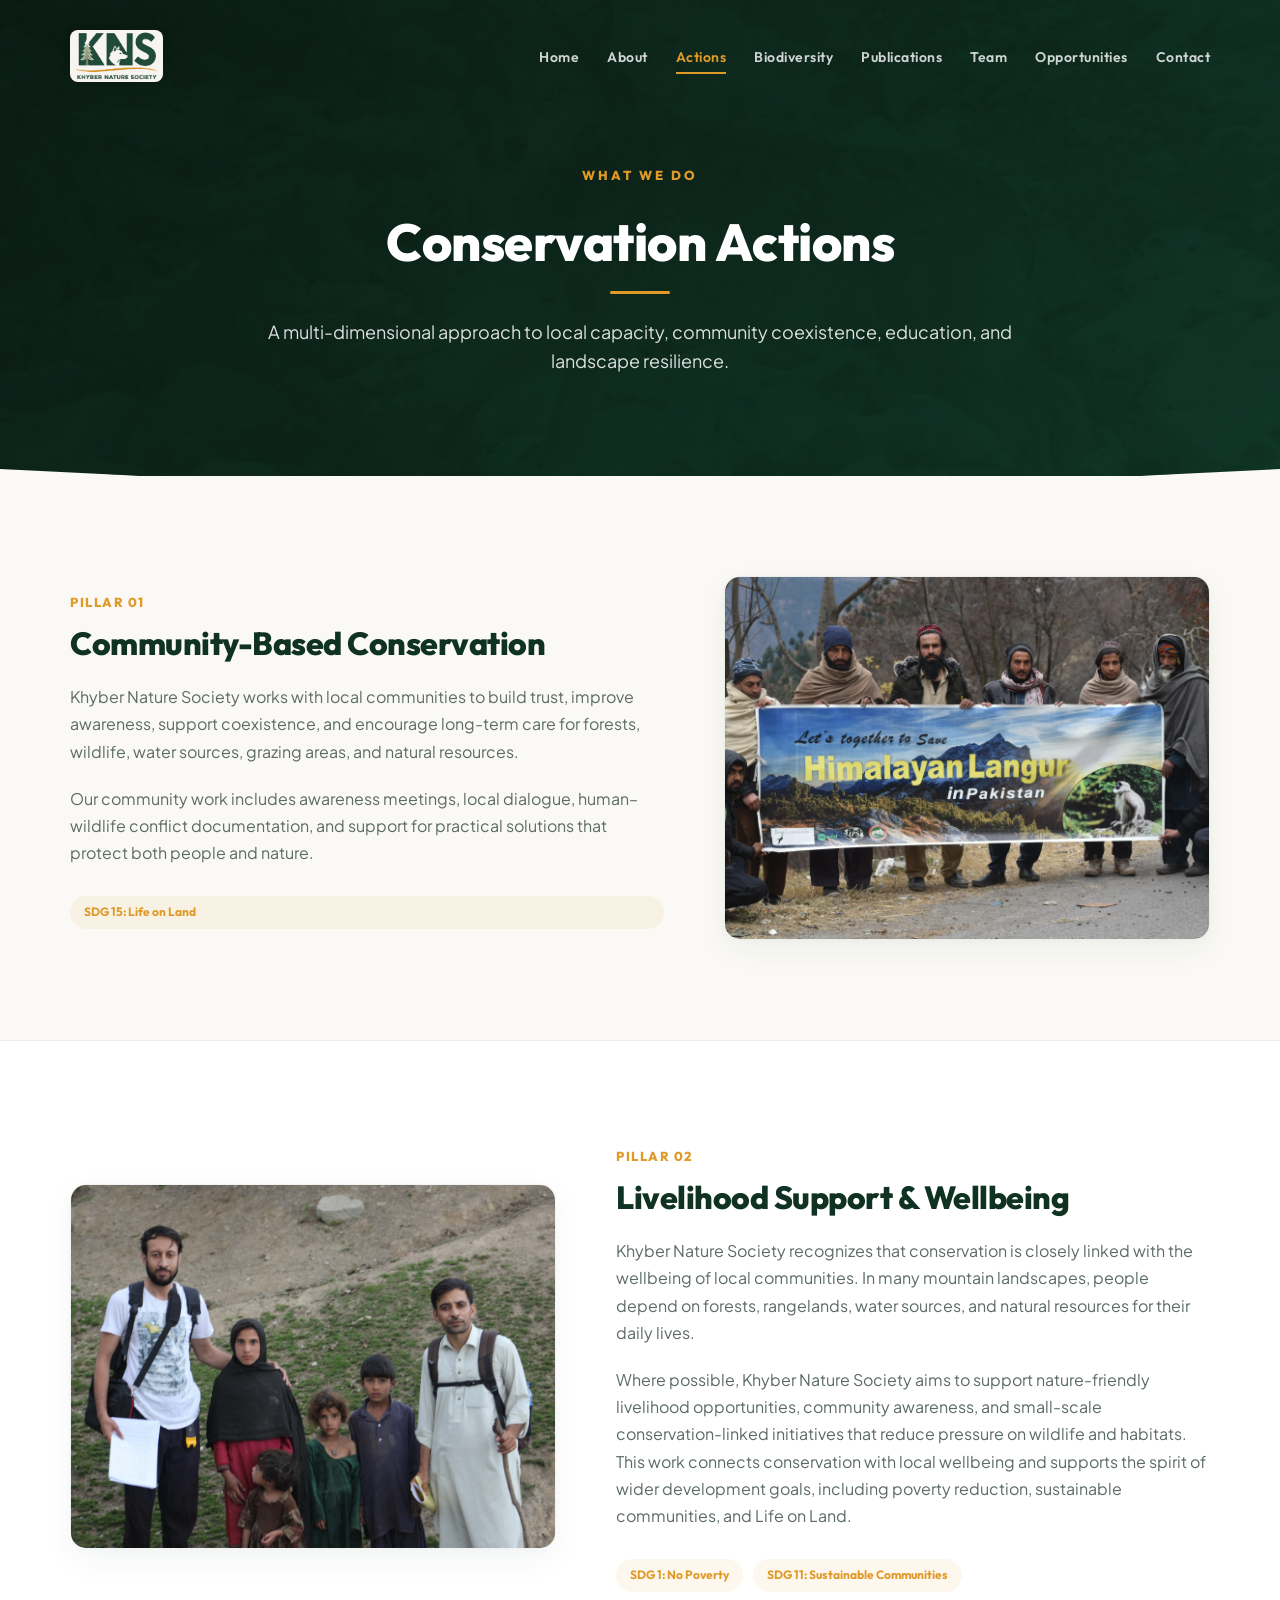
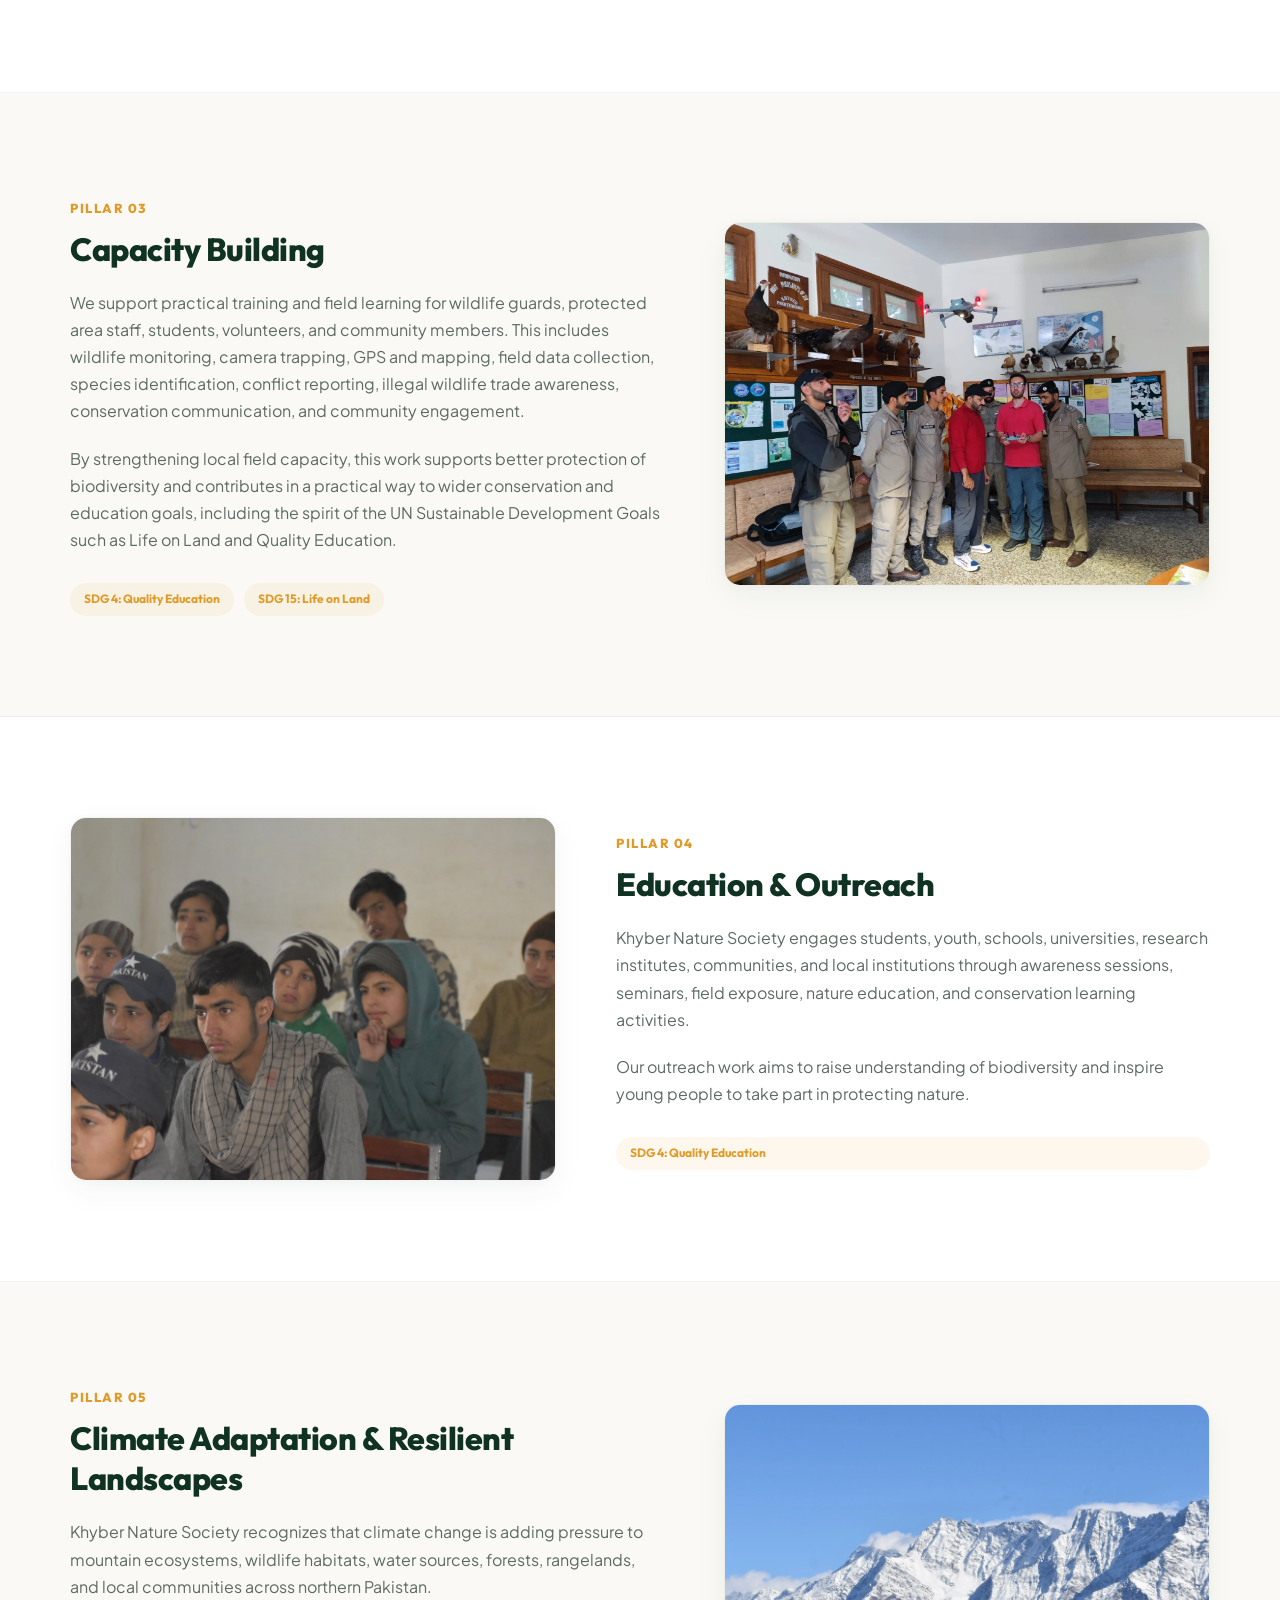
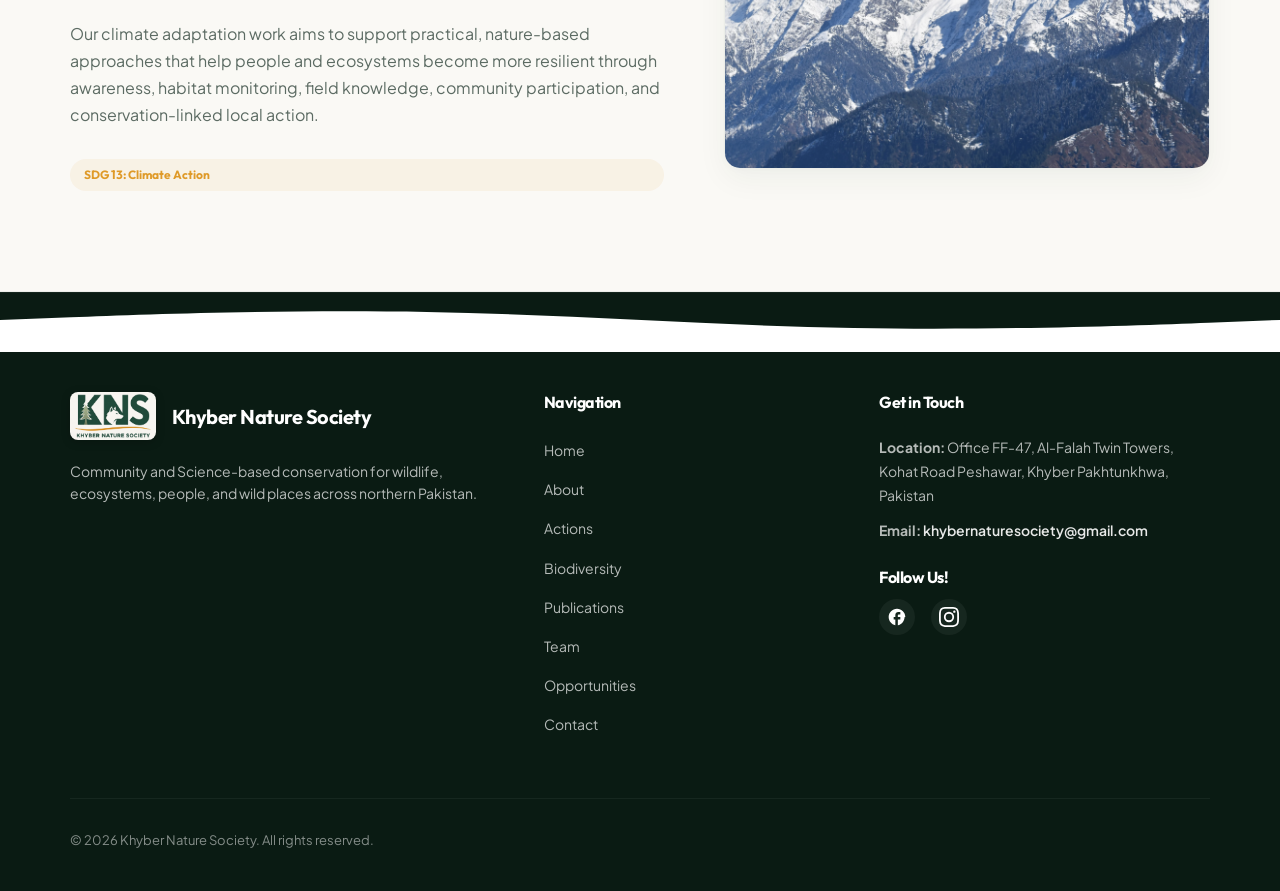
<file: actions/index.html>
<!DOCTYPE html>
<html lang="en">

<head>
    <meta charset="UTF-8">
    <meta name="viewport" content="width=device-width, initial-scale=1.0">
    <title>Our Actions | Khyber Nature Society</title>
    <meta name="description"
        content="Explore our key conservation actions, local capacity building, community outreach, and climate adaptation programs in northern Pakistan.">
    <link rel="icon" type="image/png" href="/assets/logo.png">

    <!-- Fonts -->
    <link rel="preconnect" href="https://fonts.googleapis.com">
    <link rel="preconnect" href="https://fonts.gstatic.com" crossorigin>
    <link
        href="https://fonts.googleapis.com/css2?family=Outfit:wght@300;400;500;600;700;800&family=Plus+Jakarta+Sans:ital,wght@0,300;0,400;0,500;0,600;0,700;0,800;1,400&display=swap"
        rel="stylesheet">

    <link rel="stylesheet" href="/styles.css">
</head>

<body>

    <!-- Header & Navigation -->
    <header class="site-header subpage-header">
        <div class="container nav-container">
            <a href="/" class="logo-area">
                <img src="/assets/logo.png" alt="Khyber Nature Society Logo" class="nav-logo">
            </a>

            <button class="mobile-nav-toggle" aria-label="Toggle Navigation" aria-expanded="false">
                <span class="hamburger"></span>
            </button>

            <nav class="nav-menu">
                <ul>
                    <li><a href="/" class="nav-link">Home</a></li>
                    <li><a href="/about/" class="nav-link">About</a></li>
                    <li><a href="/actions/" class="nav-link active">Actions</a></li>
                    <li><a href="/biodiversity/" class="nav-link">Biodiversity</a></li>
                    <li><a href="/publications/" class="nav-link">Publications</a></li>
                    <li><a href="/team/" class="nav-link">Team</a></li>
                    <li><a href="/opportunities/" class="nav-link">Opportunities</a></li>
                    <li><a href="/contact/" class="nav-link">Contact</a></li>
                </ul>
            </nav>
        </div>
    </header>

    <main class="subpage-main">

        <!-- Banner Header -->
        <section class="subpage-banner">
            <div class="container">
                <span class="sub-title">What We Do</span>
                <h1>Conservation Actions</h1>
                <div class="subpage-banner-divider"></div>
                <p class="section-lead">A multi-dimensional approach to local capacity, community coexistence,
                    education, and landscape resilience.</p>
            </div>
            <div class="subpage-banner-wave">
                <svg viewBox="0 0 1440 40" preserveAspectRatio="none">
                    <path
                        d="M0,32L120,37.3C240,43,480,53,720,53.3C960,53,1200,43,1320,37.3L1440,32L1440,40L1320,40C1200,40,960,40,720,40C480,40,240,40,120,40L0,40Z"
                        class="fill-cream"></path>
                </svg>
            </div>
        </section>

        <!-- Alternating Actions Sections -->
        <section class="actions-details bg-cream">

            <!-- Pillar 1: Community-Based Conservation -->
            <div class="action-strip section-padding">
                <div class="container">
                    <div class="action-strip-row">
                        <div class="action-strip-text fade-in">
                            <span class="strip-pillar-num">Pillar 01</span>
                            <h2>Community-Based Conservation</h2>
                            <p>Khyber Nature Society works with local communities to build trust, improve awareness,
                                support coexistence, and encourage long-term care for forests, wildlife, water sources,
                                grazing areas, and natural resources.</p>
                            <p>Our community work includes awareness meetings, local dialogue, human–wildlife conflict
                                documentation, and support for practical solutions that protect both people and nature.
                            </p>
                            <div class="sdg-badge">SDG 15: Life on Land</div>
                        </div>
                        <div class="action-strip-media fade-in">
                            <div class="action-strip-img-box">
                                <img src="/assets/community-based-conservation.webp"
                                    alt="Community Conservation meeting in Swat Valley" class="action-strip-img">
                            </div>
                        </div>
                    </div>
                </div>
            </div>

            <!-- Pillar 2: Livelihood Support & Community Wellbeing -->
            <div class="action-strip section-padding bg-white">
                <div class="container">
                    <div class="action-strip-row reverse">
                        <div class="action-strip-text fade-in">
                            <span class="strip-pillar-num">Pillar 02</span>
                            <h2>Livelihood Support & Wellbeing</h2>
                            <p>Khyber Nature Society recognizes that conservation is closely linked with the wellbeing
                                of local communities. In many mountain landscapes, people depend on forests, rangelands,
                                water sources, and natural resources for their daily lives.</p>
                            <p>Where possible, Khyber Nature Society aims to support nature-friendly livelihood
                                opportunities, community awareness, and small-scale conservation-linked initiatives that
                                reduce pressure on wildlife and habitats. This work connects conservation with local
                                wellbeing and supports the spirit of wider development goals, including poverty
                                reduction, sustainable communities, and Life on Land.</p>
                            <div class="sdg-badges-row">
                                <div class="sdg-badge">SDG 1: No Poverty</div>
                                <div class="sdg-badge">SDG 11: Sustainable Communities</div>
                            </div>
                        </div>
                        <div class="action-strip-media fade-in">
                            <div class="action-strip-img-box">
                                <img src="/Images/community_interaction.webp"
                                    alt="Beekeeping and honey harvesting sustainable livelihood"
                                    class="action-strip-img">
                            </div>
                        </div>
                    </div>
                </div>
            </div>

            <!-- Pillar 3: Capacity Building -->
            <div class="action-strip section-padding">
                <div class="container">
                    <div class="action-strip-row">
                        <div class="action-strip-text fade-in">
                            <span class="strip-pillar-num">Pillar 03</span>
                            <h2>Capacity Building</h2>
                            <p>We support practical training and field learning for wildlife guards, protected area
                                staff, students, volunteers, and community members. This includes wildlife monitoring,
                                camera trapping, GPS and mapping, field data collection, species identification,
                                conflict reporting, illegal wildlife trade awareness, conservation communication, and
                                community engagement.</p>
                            <p>By strengthening local field capacity, this work supports better protection of
                                biodiversity and contributes in a practical way to wider conservation and education
                                goals, including the spirit of the UN Sustainable Development Goals such as Life on Land
                                and Quality Education.</p>
                            <div class="sdg-badges-row">
                                <div class="sdg-badge">SDG 4: Quality Education</div>
                                <div class="sdg-badge">SDG 15: Life on Land</div>
                            </div>
                        </div>
                        <div class="action-strip-media fade-in">
                            <div class="action-strip-img-box">
                                <img src="/assets/action_capacity.webp" alt="Wildlife guards learning camera trap setup"
                                    class="action-strip-img">
                            </div>
                        </div>
                    </div>
                </div>
            </div>

            <!-- Pillar 4: Education & Outreach -->
            <div class="action-strip section-padding bg-white">
                <div class="container">
                    <div class="action-strip-row reverse">
                        <div class="action-strip-text fade-in">
                            <span class="strip-pillar-num">Pillar 04</span>
                            <h2>Education & Outreach</h2>
                            <p>Khyber Nature Society engages students, youth, schools, universities, research
                                institutes, communities, and local institutions through awareness sessions, seminars,
                                field exposure, nature education, and conservation learning activities.</p>
                            <p>Our outreach work aims to raise understanding of biodiversity and inspire young people to
                                take part in protecting nature.</p>
                            <div class="sdg-badge">SDG 4: Quality Education</div>
                        </div>
                        <div class="action-strip-media fade-in">
                            <div class="action-strip-img-box">
                                <img src="/assets/action_education.webp"
                                    alt="School environment education outreach program" class="action-strip-img">
                            </div>
                        </div>
                    </div>
                </div>
            </div>

            <!-- Pillar 5: Climate Adaptation and Resilient Landscapes -->
            <div class="action-strip section-padding">
                <div class="container">
                    <div class="action-strip-row">
                        <div class="action-strip-text fade-in">
                            <span class="strip-pillar-num">Pillar 05</span>
                            <h2>Climate Adaptation & Resilient Landscapes</h2>
                            <p>Khyber Nature Society recognizes that climate change is adding pressure to mountain
                                ecosystems, wildlife habitats, water sources, forests, rangelands, and local communities
                                across northern Pakistan.</p>
                            <p>Our climate adaptation work aims to support practical, nature-based approaches that help
                                people and ecosystems become more resilient through awareness, habitat monitoring, field
                                knowledge, community participation, and conservation-linked local action.</p>
                            <div class="sdg-badge">SDG 13: Climate Action</div>
                        </div>
                        <div class="action-strip-media fade-in">
                            <div class="action-strip-img-box">
                                <img src="/assets/mountain_landscape.webp"
                                    alt="Terraced agriculture and green forest canopy" class="action-strip-img">
                            </div>
                        </div>
                    </div>
                </div>
            </div>

        </section>

    </main>

    <!-- Footer -->
    <footer class="site-footer">
        <div class="footer-wave">
            <svg viewBox="0 0 1440 120" preserveAspectRatio="none">
                <path
                    d="M0,64L80,58.7C160,53,320,43,480,48C640,53,800,75,960,80C1120,85,1280,75,1360,69.3L1440,64L1440,0L1360,0C1280,0,1120,0,960,0C800,0,640,0,480,0C320,0,160,0,80,0L0,0Z">
                </path>
            </svg>
        </div>
        <div class="container footer-content">
            <div class="footer-grid">
                <div class="footer-brand">
                    <div class="footer-logo-row">
                        <img src="/assets/logo.png" alt="KNS Logo" class="footer-logo">
                        <h3>Khyber Nature Society</h3>
                    </div>
                    <p>Community and Science-based conservation for wildlife, ecosystems, people, and wild places across
                        northern Pakistan.</p>

                    
                </div>

                <div class="footer-links">
                    <h4>Navigation</h4>
                    <ul>
                        <li><a href="/">Home</a></li>
                        <li><a href="/about/">About</a></li>
                        <li><a href="/actions/">Actions</a></li>
                        <li><a href="/biodiversity/">Biodiversity</a></li>
                        <li><a href="/publications/">Publications</a></li>
                        <li><a href="/team/">Team</a></li>
                        <li><a href="/opportunities/">Opportunities</a></li>
                        <li><a href="/contact/">Contact</a></li>
                    </ul>
                </div>

                <div class="footer-contact">
                    <h4>Get in Touch</h4>
                    <p><strong>Location:</strong> Office FF-47, Al-Falah Twin Towers, Kohat Road Peshawar, Khyber Pakhtunkhwa, Pakistan</p>
                    
                    <p><strong>Email:</strong> <a
                            href="mailto:khybernaturesociety@gmail.com">khybernaturesociety@gmail.com</a></p>

                    <h4 class="social-title">Follow Us!</h4>
                    <div class="social-links">
                        <a href="#" aria-label="Facebook">
                            <svg viewBox="0 0 24 24" width="20" height="20">
                                <path fill="currentColor"
                                    d="M22 12c0-5.52-4.48-10-10-10S2 6.48 2 12c0 4.84 3.44 8.87 8 9.8V15H8v-3h2V9.5C10 7.57 11.57 6 13.5 6H16v3h-2c-.55 0-1 .45-1 1V12h3v3h-3v6.95c4.56-.93 8-4.96 8-9.75z" />
                            </svg>
                        </a>
                        <a href="#" aria-label="Instagram">
                            <svg viewBox="0 0 24 24" width="20" height="20">
                                <path fill="currentColor"
                                    d="M12 2.163c3.204 0 3.584.012 4.85.07 3.252.148 4.771 1.691 4.919 4.919.058 1.265.069 1.645.069 4.849 0 3.205-.012 3.584-.069 4.849-.149 3.225-1.664 4.771-4.919 4.919-1.266.058-1.644.07-4.85.07-3.204 0-3.584-.012-4.849-.07-3.26-.149-4.771-1.699-4.919-4.92-.058-1.265-.07-1.644-.07-4.849 0-3.204.013-3.583.07-4.849.149-3.227 1.664-4.771 4.919-4.919 1.266-.057 1.645-.069 4.849-.069zM12 0C8.741 0 8.333.014 7.053.072 2.695.272.273 2.69.073 7.051.014 8.333 0 8.741 0 12c0 3.259.014 3.668.072 4.948.2 4.358 2.618 6.78 6.98 6.98 1.281.058 1.689.072 4.948.072 3.259 0 3.668-.014 4.948-.072 4.354-.2 6.782-2.618 6.979-6.98.059-1.28.073-1.689.073-4.948 0-3.259-.014-3.667-.072-4.947-.196-4.354-2.617-6.78-6.979-6.98C15.668.014 15.259 0 12 0zm0 5.838a6.162 6.162 0 100 12.324 6.162 6.162 0 000-12.324zM12 16a4 4 0 110-8 4 4 0 010 8zm6.406-11.845a1.44 1.44 0 100 2.881 1.44 1.44 0 000-2.881z" />
                            </svg>
                        </a>
                    </div>
                </div>
            </div>

            <div class="footer-bottom">
                <p>&copy; 2026 Khyber Nature Society. All rights reserved.</p>
            </div>
        </div>
    </footer>

    <!-- JavaScript Script -->
    <script src="/script.js"></script>
</body>

</html>
</file>
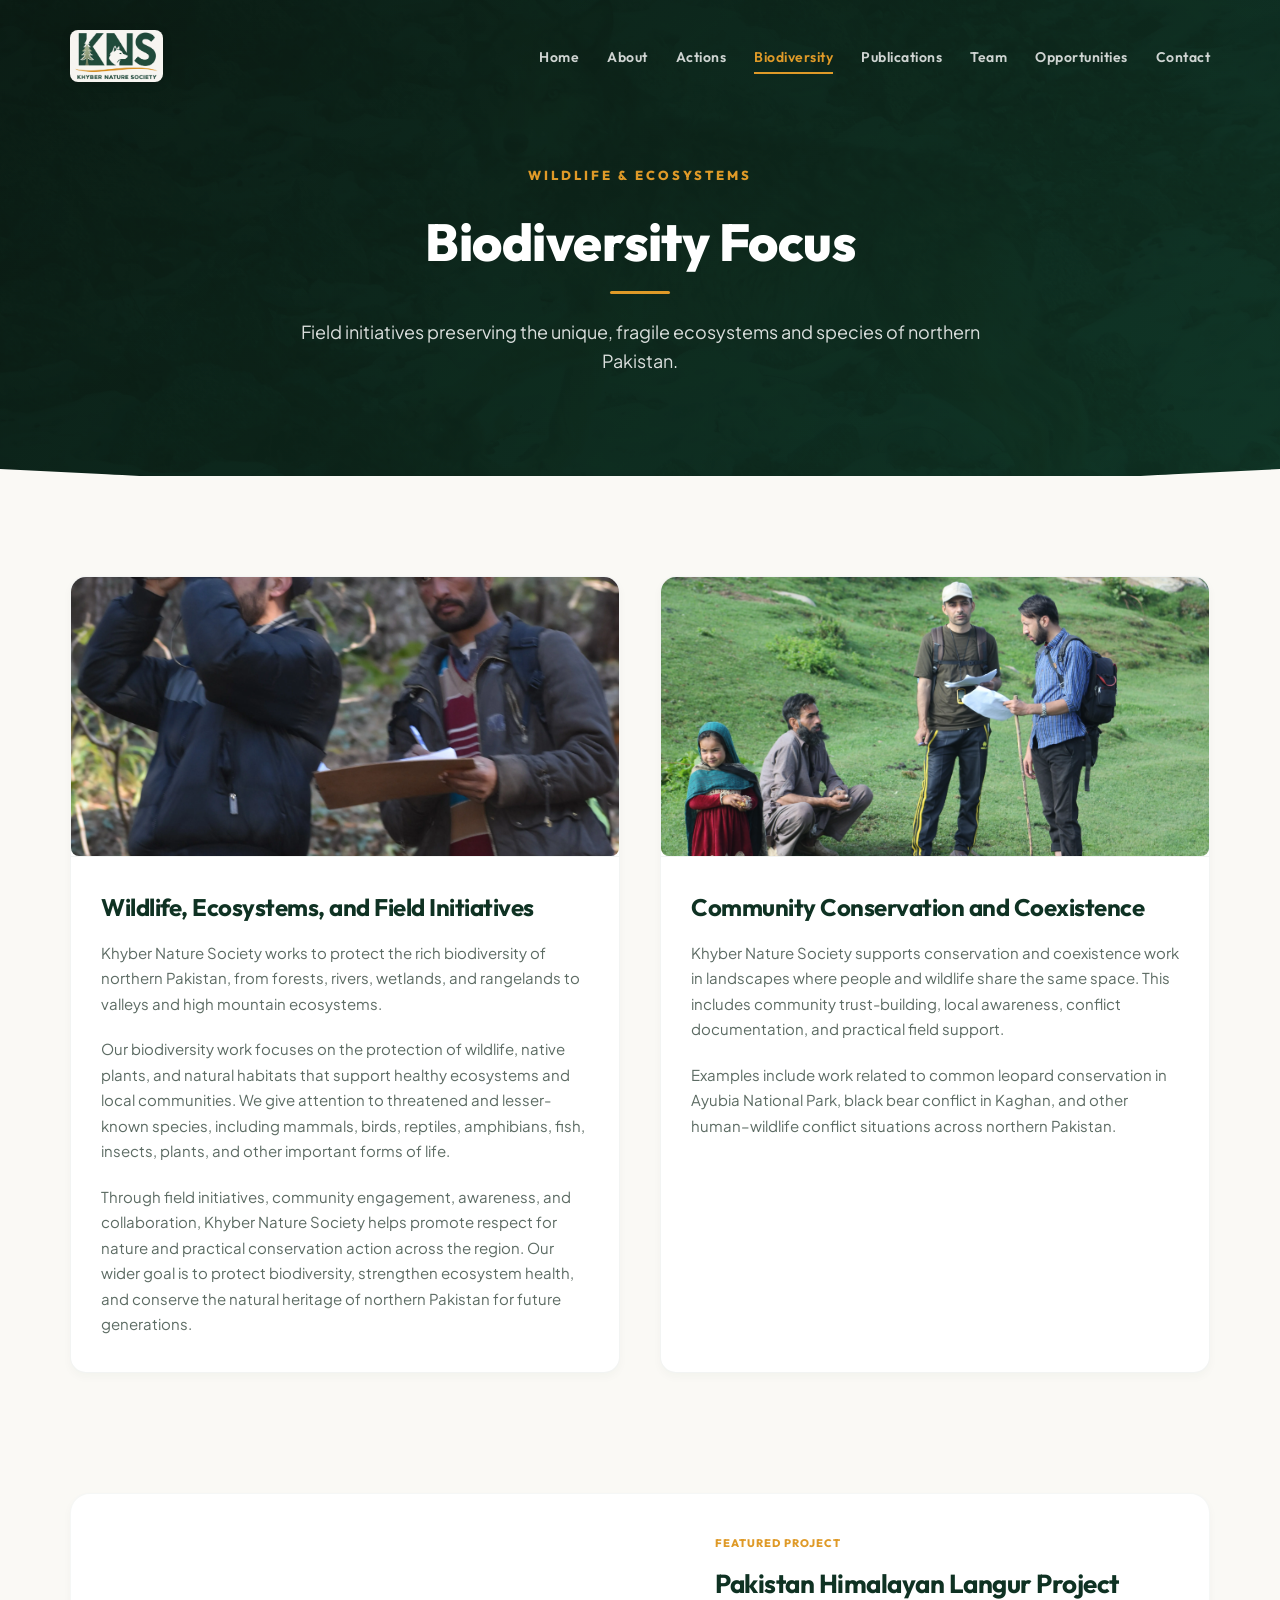
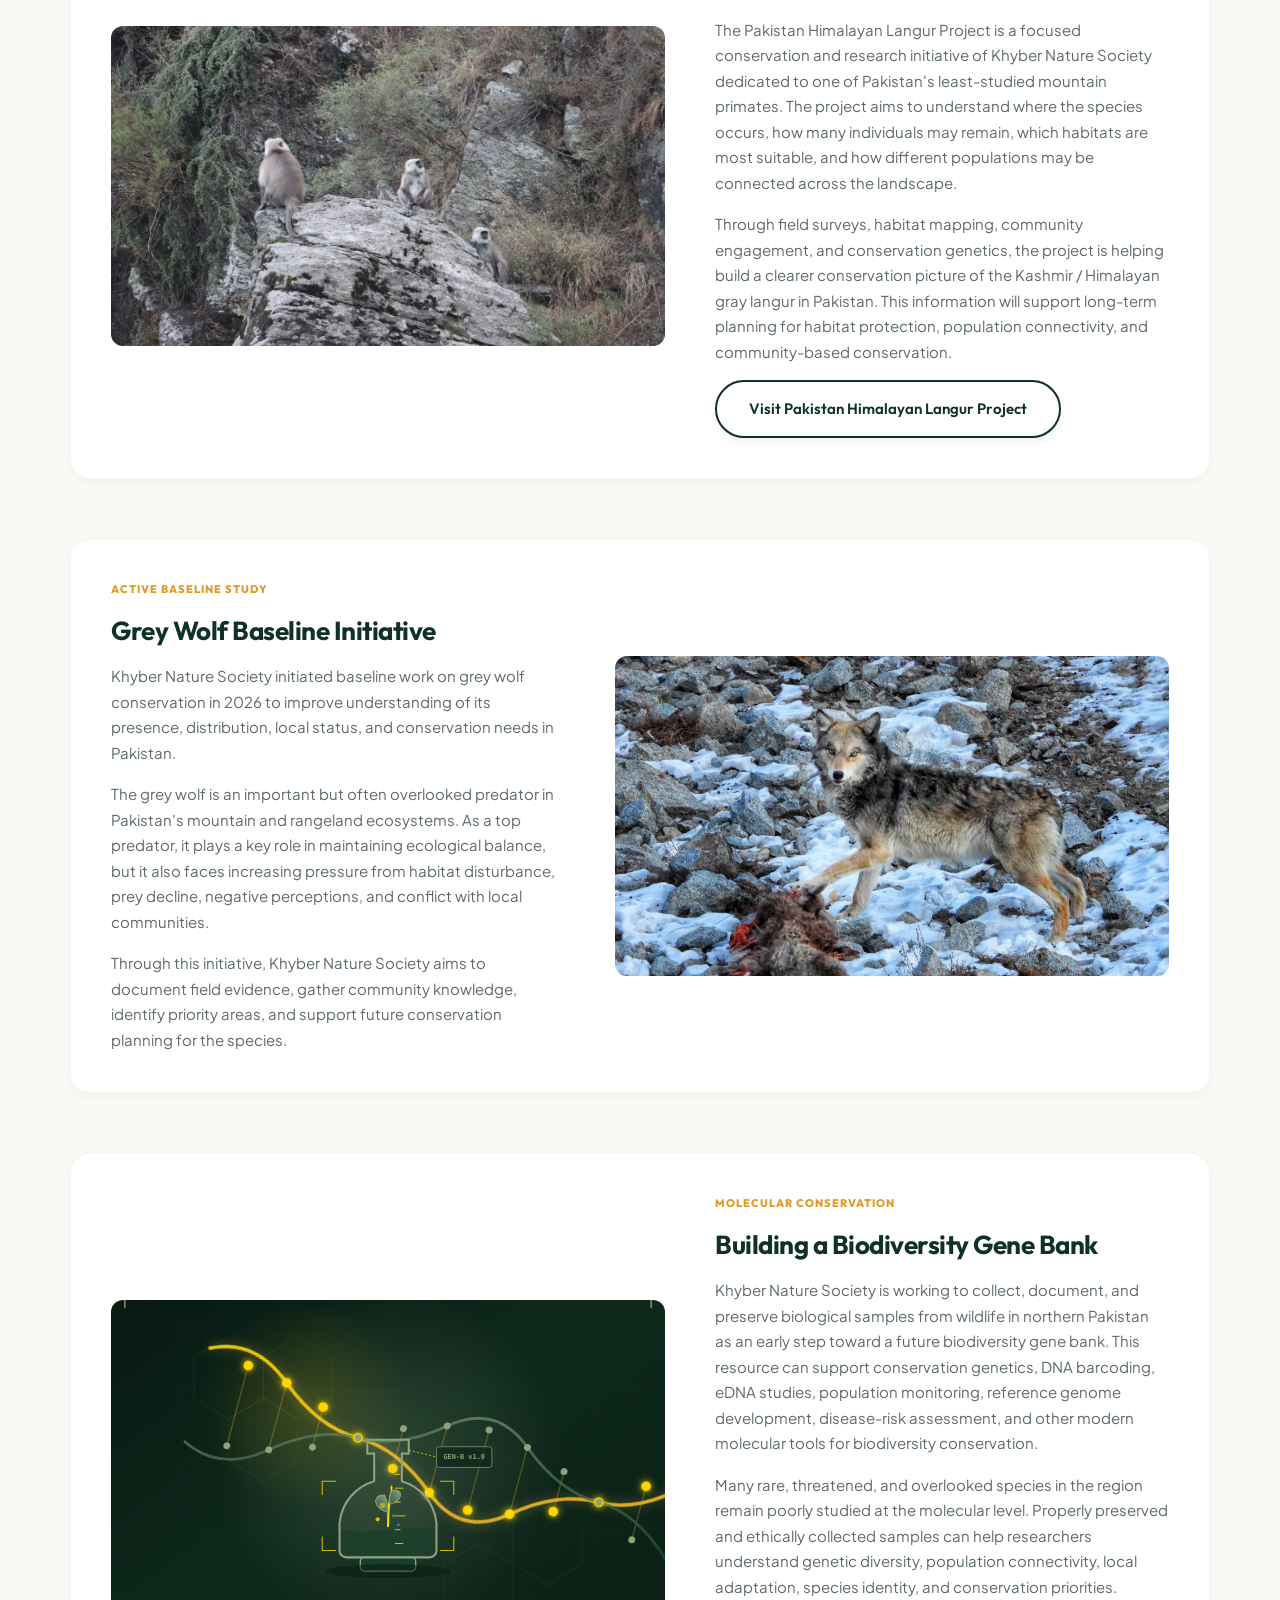
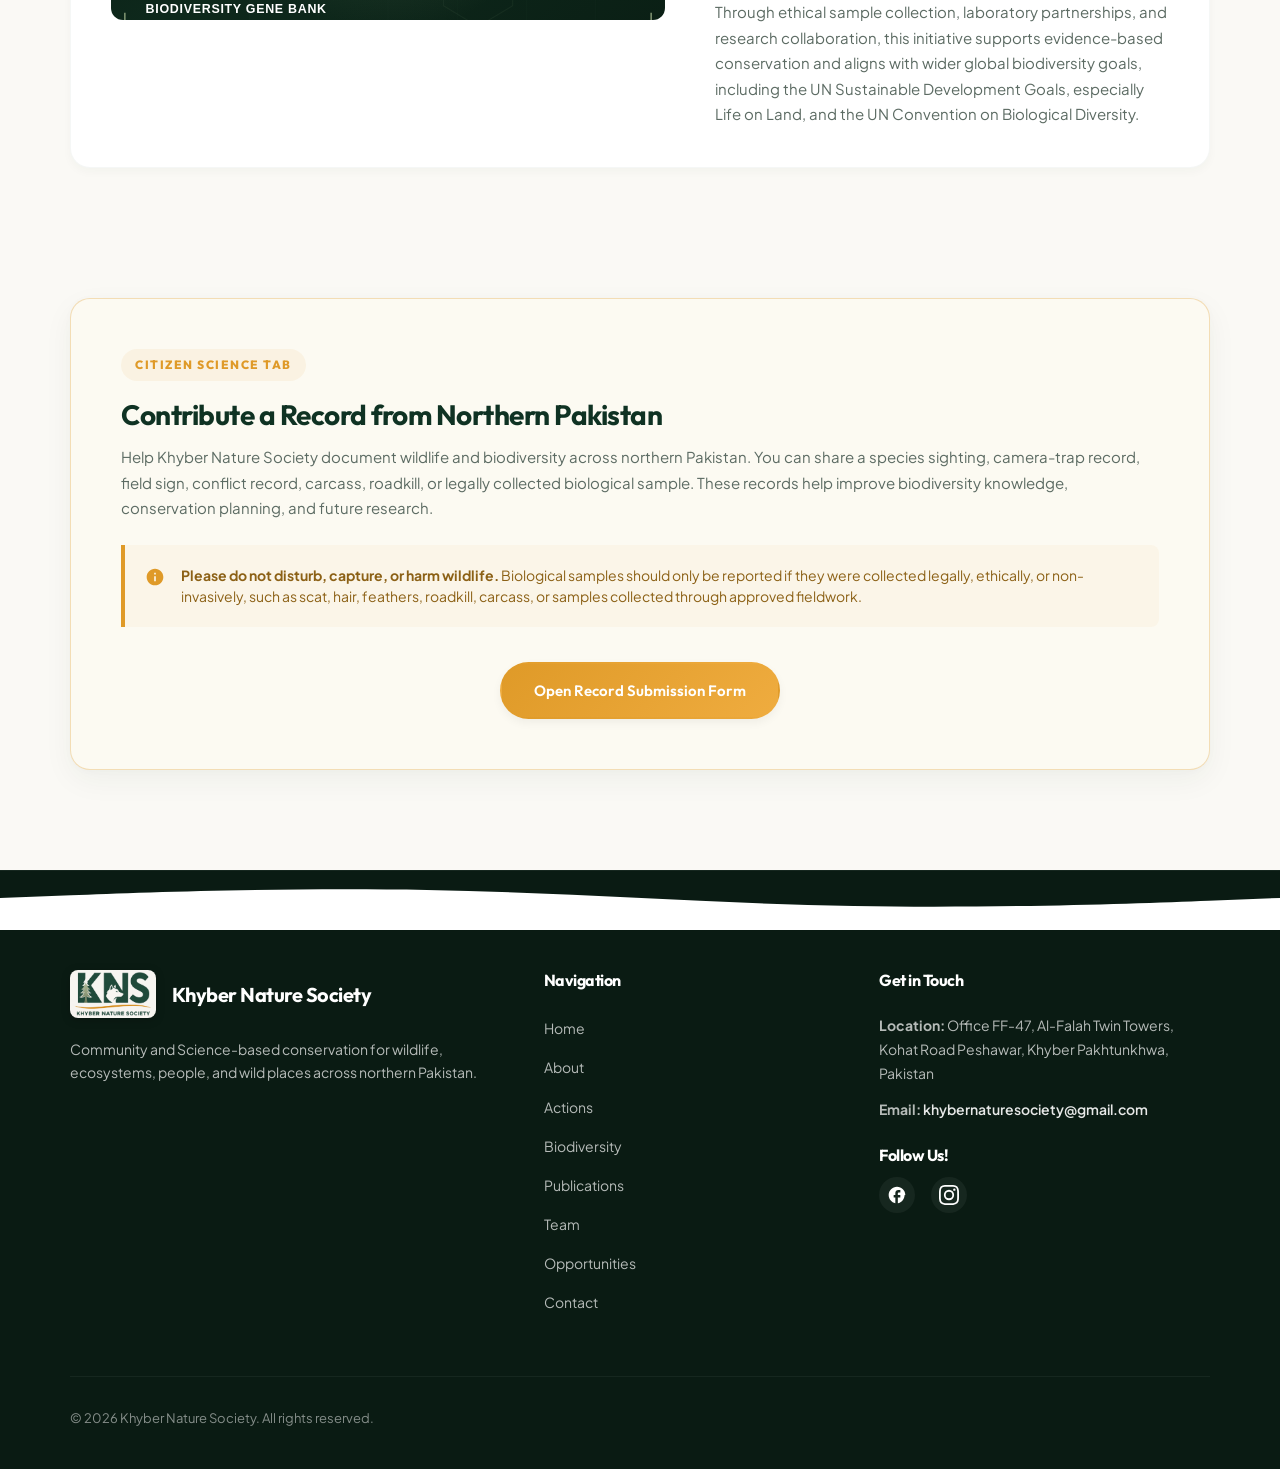
<file: biodiversity/index.html>
<!DOCTYPE html>
<html lang="en">
<head>
    <meta charset="UTF-8">
    <meta name="viewport" content="width=device-width, initial-scale=1.0">
    <title>Biodiversity | Khyber Nature Society</title>
    <meta name="description" content="Explore our biodiversity research and projects including the Pakistan Himalayan Langur Project, Grey Wolf Baseline, and the Biodiversity Gene Bank in northern Pakistan.">
    <link rel="icon" type="image/png" href="/assets/logo.png">
    
    <!-- Fonts -->
    <link rel="preconnect" href="https://fonts.googleapis.com">
    <link rel="preconnect" href="https://fonts.gstatic.com" crossorigin>
    <link href="https://fonts.googleapis.com/css2?family=Outfit:wght@300;400;500;600;700;800&family=Plus+Jakarta+Sans:ital,wght@0,300;0,400;0,500;0,600;0,700;0,800;1,400&display=swap" rel="stylesheet">
    
    <link rel="stylesheet" href="/styles.css">
</head>
<body>

    <!-- Header & Navigation -->
    <header class="site-header subpage-header">
        <div class="container nav-container">
            <a href="/" class="logo-area">
                <img src="/assets/logo.png" alt="Khyber Nature Society Logo" class="nav-logo">
            </a>
            
            <button class="mobile-nav-toggle" aria-label="Toggle Navigation" aria-expanded="false">
                <span class="hamburger"></span>
            </button>
            
            <nav class="nav-menu">
                <ul>
                    <li><a href="/" class="nav-link">Home</a></li>
                    <li><a href="/about/" class="nav-link">About</a></li>
                    <li><a href="/actions/" class="nav-link">Actions</a></li>
                    <li><a href="/biodiversity/" class="nav-link active">Biodiversity</a></li>
                    <li><a href="/publications/" class="nav-link">Publications</a></li>
                    <li><a href="/team/" class="nav-link">Team</a></li>
                    <li><a href="/opportunities/" class="nav-link">Opportunities</a></li>
                    <li><a href="/contact/" class="nav-link">Contact</a></li>
                </ul>
            </nav>
        </div>
    </header>

    <main class="subpage-main">
        
        <!-- Banner Header -->
        <section class="subpage-banner">
            <div class="container">
                <span class="sub-title">Wildlife & Ecosystems</span>
                <h1>Biodiversity Focus</h1>
                <div class="subpage-banner-divider"></div>
                <p class="section-lead">Field initiatives preserving the unique, fragile ecosystems and species of northern Pakistan.</p>
            </div>
            <div class="subpage-banner-wave">
                <svg viewBox="0 0 1440 40" preserveAspectRatio="none">
                    <path d="M0,32L120,37.3C240,43,480,53,720,53.3C960,53,1200,43,1320,37.3L1440,32L1440,40L1320,40C1200,40,960,40,720,40C480,40,240,40,120,40L0,40Z" class="fill-cream"></path>
                </svg>
            </div>
        </section>

        <!-- Detailed Biodiversity & Coexistence -->
        <section class="biodiversity-details bg-cream section-padding">
            <div class="container">
                
                <div class="biodiversity-grid">
                    <!-- Project 1 -->
                    <div class="biodiversity-main-card fade-in">
                        <div class="biodiversity-card-img-box">
                            <img src="/assets/research_based.webp" alt="Wildlife, Ecosystems, and Field Initiatives" class="biodiversity-card-img">
                        </div>
                        <div class="biodiversity-card-content">
                            <h3>Wildlife, Ecosystems, and Field Initiatives</h3>
                            <p>Khyber Nature Society works to protect the rich biodiversity of northern Pakistan, from forests, rivers, wetlands, and rangelands to valleys and high mountain ecosystems.</p>
                            <p>Our biodiversity work focuses on the protection of wildlife, native plants, and natural habitats that support healthy ecosystems and local communities. We give attention to threatened and lesser-known species, including mammals, birds, reptiles, amphibians, fish, insects, plants, and other important forms of life.</p>
                            <p>Through field initiatives, community engagement, awareness, and collaboration, Khyber Nature Society helps promote respect for nature and practical conservation action across the region. Our wider goal is to protect biodiversity, strengthen ecosystem health, and conserve the natural heritage of northern Pakistan for future generations.</p>
                        </div>
                    </div>

                    <!-- Project 2 -->
                    <div class="biodiversity-main-card fade-in">
                        <div class="biodiversity-card-img-box">
                            <img src="/assets/shepherd_interview.webp" alt="Community Conservation and Coexistence" class="biodiversity-card-img">
                        </div>
                        <div class="biodiversity-card-content">
                            <h3>Community Conservation and Coexistence</h3>
                            <p>Khyber Nature Society supports conservation and coexistence work in landscapes where people and wildlife share the same space. This includes community trust-building, local awareness, conflict documentation, and practical field support.</p>
                            <p>Examples include work related to common leopard conservation in Ayubia National Park, black bear conflict in Kaghan, and other human–wildlife conflict situations across northern Pakistan.</p>
                        </div>
                    </div>
                </div>

                <!-- Featured Active Initiatives -->
                <div class="initiatives-subgrid section-padding-small">
                    <!-- Langur Card -->
                    <div class="initiative-card fade-in">
                        <div class="init-img-box">
                            <img src="/assets/langur.webp" alt="Pakistan Himalayan Langur Project" class="init-img">
                        </div>
                        <div class="init-text">
                            <span class="init-badge">Featured Project</span>
                            <h4>Pakistan Himalayan Langur Project</h4>
                            <p>The Pakistan Himalayan Langur Project is a focused conservation and research initiative of Khyber Nature Society dedicated to one of Pakistan's least-studied mountain primates. The project aims to understand where the species occurs, how many individuals may remain, which habitats are most suitable, and how different populations may be connected across the landscape.</p>
                            <p>Through field surveys, habitat mapping, community engagement, and conservation genetics, the project is helping build a clearer conservation picture of the Kashmir / Himalayan gray langur in Pakistan. This information will support long-term planning for habitat protection, population connectivity, and community-based conservation.</p>
                            <a href="/contact/" class="btn btn-outline">Visit Pakistan Himalayan Langur Project</a>
                        </div>
                    </div>

                    <!-- Wolf Card -->
                    <div class="initiative-card fade-in">
                        <div class="init-img-box">
                            <img src="/assets/home_bg.webp" alt="Grey Wolf Baseline Initiative" class="init-img">
                        </div>
                        <div class="init-text">
                            <span class="init-badge">Active Baseline Study</span>
                            <h4>Grey Wolf Baseline Initiative</h4>
                            <p>Khyber Nature Society initiated baseline work on grey wolf conservation in 2026 to improve understanding of its presence, distribution, local status, and conservation needs in Pakistan.</p>
                            <p>The grey wolf is an important but often overlooked predator in Pakistan's mountain and rangeland ecosystems. As a top predator, it plays a key role in maintaining ecological balance, but it also faces increasing pressure from habitat disturbance, prey decline, negative perceptions, and conflict with local communities.</p>
                            <p>Through this initiative, Khyber Nature Society aims to document field evidence, gather community knowledge, identify priority areas, and support future conservation planning for the species.</p>
                        </div>
                    </div>

                    <!-- Gene Bank Card -->
                    <div class="initiative-card fade-in">
                        <div class="init-img-box">
                            <img src="/assets/gene_bank.svg" alt="Building a Biodiversity Gene Bank" class="init-img">
                        </div>
                        <div class="init-text">
                            <span class="init-badge">Molecular Conservation</span>
                            <h4>Building a Biodiversity Gene Bank</h4>
                            <p>Khyber Nature Society is working to collect, document, and preserve biological samples from wildlife in northern Pakistan as an early step toward a future biodiversity gene bank. This resource can support conservation genetics, DNA barcoding, eDNA studies, population monitoring, reference genome development, disease-risk assessment, and other modern molecular tools for biodiversity conservation.</p>
                            <p>Many rare, threatened, and overlooked species in the region remain poorly studied at the molecular level. Properly preserved and ethically collected samples can help researchers understand genetic diversity, population connectivity, local adaptation, species identity, and conservation priorities. Through ethical sample collection, laboratory partnerships, and research collaboration, this initiative supports evidence-based conservation and aligns with wider global biodiversity goals, including the UN Sustainable Development Goals, especially Life on Land, and the UN Convention on Biological Diversity.</p>
                        </div>
                    </div>
                </div>

                <!-- YELLOW TAB: Contribute a Record Form -->
                <div id="contribute-record" class="contribute-record-card fade-in">
                    <div class="record-header">
                        <span class="badge-amber">Citizen Science Tab</span>
                        <h3>Contribute a Record from Northern Pakistan</h3>
                        <p>Help Khyber Nature Society document wildlife and biodiversity across northern Pakistan. You can share a species sighting, camera-trap record, field sign, conflict record, carcass, roadkill, or legally collected biological sample. These records help improve biodiversity knowledge, conservation planning, and future research.</p>
                        <div class="warning-alert">
                            <svg viewBox="0 0 24 24" width="20" height="20" class="warning-icon"><path fill="currentColor" d="M12 2C6.48 2 2 6.48 2 12s4.48 10 10 10 10-4.48 10-10S17.52 2 12 2zm1 15h-2v-6h2v6zm0-8h-2V7h2v2z"/></svg>
                            <p><strong>Please do not disturb, capture, or harm wildlife.</strong> Biological samples should only be reported if they were collected legally, ethically, or non-invasively, such as scat, hair, feathers, roadkill, carcass, or samples collected through approved fieldwork.</p>
                        </div>
                    </div>

                    <div class="form-replacement-btn-wrap" style="text-align: center; margin-top: 30px;">
                        <a href="#" target="_blank" rel="noopener" class="btn btn-primary" style="display: inline-block;">Open Record Submission Form</a>
                    </div>

                    <!--
                    <form id="record-form" class="record-form" action="#" method="POST" enctype="multipart/form-data">
                        <div class="form-grid-2">
                            <div class="form-group">
                                <label for="rec-name">Full Name *</label>
                                <input type="text" id="rec-name" name="rec-name" required placeholder="Dr. Abid Ali">
                            </div>
                            <div class="form-group">
                                <label for="rec-contact">Email / WhatsApp *</label>
                                <input type="text" id="rec-contact" name="rec-contact" required placeholder="abid@example.com or +92...">
                            </div>
                        </div>

                        <div class="form-grid-3">
                            <div class="form-group">
                                <label for="rec-org">Organization / Institution (optional)</label>
                                <input type="text" id="rec-org" name="rec-org" placeholder="University of Peshawar">
                            </div>
                            <div class="form-group">
                                <label for="rec-type">Record Type *</label>
                                <select id="rec-type" name="rec-type" required>
                                    <option value="">Select Record Type</option>
                                    <option value="sighting">Species Sighting</option>
                                    <option value="cameratrap">Camera-trap Record</option>
                                    <option value="fieldsign">Field Sign (scat, tracks, etc.)</option>
                                    <option value="conflict">Human-Wildlife Conflict Record</option>
                                    <option value="carcass">Carcass / Roadkill</option>
                                    <option value="biological">Biological Sample</option>
                                </select>
                            </div>
                            <div class="form-group">
                                <label for="rec-common">Common Name *</label>
                                <input type="text" id="rec-common" name="rec-common" required placeholder="Kashmir Gray Langur">
                            </div>
                        </div>

                        <div class="form-grid-3">
                            <div class="form-group">
                                <label for="rec-scientific">Scientific Name (if known)</label>
                                <input type="text" id="rec-scientific" name="rec-scientific" placeholder="Semnopithecus ajax">
                            </div>
                            <div class="form-group">
                                <label for="rec-local">Local Name (if known)</label>
                                <input type="text" id="rec-local" name="rec-local" placeholder="Bandar">
                            </div>
                            <div class="form-group">
                                <label for="rec-file">Photo / Evidence Upload</label>
                                <input type="file" id="rec-file" name="rec-file" class="file-input">
                            </div>
                        </div>

                        <div class="form-grid-4">
                            <div class="form-group">
                                <label for="rec-location">Province / District *</label>
                                <input type="text" id="rec-location" name="rec-location" required placeholder="KP, Swat District">
                            </div>
                            <div class="form-group">
                                <label for="rec-lat">Latitude *</label>
                                <input type="text" id="rec-lat" name="rec-lat" required placeholder="34.8065">
                            </div>
                            <div class="form-group">
                                <label for="rec-long">Longitude *</label>
                                <input type="text" id="rec-long" name="rec-long" required placeholder="72.3571">
                            </div>
                            <div class="form-group">
                                <label for="rec-date">Date of Record *</label>
                                <input type="date" id="rec-date" name="rec-date" required>
                            </div>
                        </div>

                        [Sample specific options]
                        <div class="sample-details-group">
                            <span class="sub-label">Biological Sample Details (fill only if sending a sample)</span>
                            <div class="form-grid-4">
                                <div class="form-group">
                                    <label for="rec-sample-type">Sample Type</label>
                                    <input type="text" id="rec-sample-type" name="rec-sample-type" placeholder="Scat, hair, feathers">
                                </div>
                                <div class="form-group">
                                    <label for="rec-sample-source">Sample Source</label>
                                    <input type="text" id="rec-sample-source" name="rec-sample-source" placeholder="Non-invasive collection">
                                </div>
                                <div class="form-group">
                                    <label for="rec-sample-preservation">Preservation Method</label>
                                    <input type="text" id="rec-sample-preservation" name="rec-sample-preservation" placeholder="Ethanol, silica gel">
                                </div>
                                <div class="form-group">
                                    <label for="rec-sample-id">Sample ID (if any)</label>
                                    <input type="text" id="rec-sample-id" name="rec-sample-id" placeholder="KNS-2026-042">
                                </div>
                            </div>
                        </div>

                        <div class="form-group">
                            <label for="rec-notes">Short Notes / Observation Details *</label>
                            <textarea id="rec-notes" name="rec-notes" rows="4" required placeholder="Describe what you saw, count of species, habitat conditions, or conflict details..."></textarea>
                        </div>

                        <div class="form-checkbox-group">
                            <input type="checkbox" id="rec-consent" name="rec-consent" required>
                            <label for="rec-consent">I confirm that no wildlife was harmed, captured, or disturbed illegally. I agree that Khyber Nature Society may contact me for verification. I understand that sensitive species locations may be kept confidential for conservation purposes. *</label>
                        </div>

                        <button type="submit" class="btn btn-primary">Submit Record</button>
                        <div id="record-feedback" class="form-feedback"></div>
                    </form>
                    -->
                </div>
            </div>
        </section>

    </main>

    <!-- Footer -->
        <footer class="site-footer">
        <div class="footer-wave">
            <svg viewBox="0 0 1440 120" preserveAspectRatio="none">
                <path d="M0,64L80,58.7C160,53,320,43,480,48C640,53,800,75,960,80C1120,85,1280,75,1360,69.3L1440,64L1440,0L1360,0C1280,0,1120,0,960,0C800,0,640,0,480,0C320,0,160,0,80,0L0,0Z"></path>
            </svg>
        </div>
        <div class="container footer-content">
            <div class="footer-grid">
                <div class="footer-brand">
                    <div class="footer-logo-row">
                        <img src="/assets/logo.png" alt="KNS Logo" class="footer-logo">
                        <h3>Khyber Nature Society</h3>
                    </div>
                    <p>Community and Science-based conservation for wildlife, ecosystems, people, and wild places across northern Pakistan.</p>
                    
                    
                </div>
                
                <div class="footer-links">
                    <h4>Navigation</h4>
                    <ul>
                        <li><a href="/">Home</a></li>
                        <li><a href="/about/">About</a></li>
                        <li><a href="/actions/">Actions</a></li>
                        <li><a href="/biodiversity/">Biodiversity</a></li>
                        <li><a href="/publications/">Publications</a></li>
                        <li><a href="/team/">Team</a></li>
                        <li><a href="/opportunities/">Opportunities</a></li>
                        <li><a href="/contact/">Contact</a></li>
                    </ul>
                </div>
                
                <div class="footer-contact">
                    <h4>Get in Touch</h4>
                    <p><strong>Location:</strong> Office FF-47, Al-Falah Twin Towers, Kohat Road Peshawar, Khyber Pakhtunkhwa, Pakistan</p>
                    
                    <p><strong>Email:</strong> <a href="mailto:khybernaturesociety@gmail.com">khybernaturesociety@gmail.com</a></p>
                    
                    <h4 class="social-title">Follow Us!</h4>
                    <div class="social-links">
                        <a href="#" aria-label="Facebook">
                            <svg viewBox="0 0 24 24" width="20" height="20"><path fill="currentColor" d="M22 12c0-5.52-4.48-10-10-10S2 6.48 2 12c0 4.84 3.44 8.87 8 9.8V15H8v-3h2V9.5C10 7.57 11.57 6 13.5 6H16v3h-2c-.55 0-1 .45-1 1V12h3v3h-3v6.95c4.56-.93 8-4.96 8-9.75z"/></svg>
                        </a>
                        <a href="#" aria-label="Instagram">
                            <svg viewBox="0 0 24 24" width="20" height="20"><path fill="currentColor" d="M12 2.163c3.204 0 3.584.012 4.85.07 3.252.148 4.771 1.691 4.919 4.919.058 1.265.069 1.645.069 4.849 0 3.205-.012 3.584-.069 4.849-.149 3.225-1.664 4.771-4.919 4.919-1.266.058-1.644.07-4.85.07-3.204 0-3.584-.012-4.849-.07-3.26-.149-4.771-1.699-4.919-4.92-.058-1.265-.07-1.644-.07-4.849 0-3.204.013-3.583.07-4.849.149-3.227 1.664-4.771 4.919-4.919 1.266-.057 1.645-.069 4.849-.069zM12 0C8.741 0 8.333.014 7.053.072 2.695.272.273 2.69.073 7.051.014 8.333 0 8.741 0 12c0 3.259.014 3.668.072 4.948.2 4.358 2.618 6.78 6.98 6.98 1.281.058 1.689.072 4.948.072 3.259 0 3.668-.014 4.948-.072 4.354-.2 6.782-2.618 6.979-6.98.059-1.28.073-1.689.073-4.948 0-3.259-.014-3.667-.072-4.947-.196-4.354-2.617-6.78-6.979-6.98C15.668.014 15.259 0 12 0zm0 5.838a6.162 6.162 0 100 12.324 6.162 6.162 0 000-12.324zM12 16a4 4 0 110-8 4 4 0 010 8zm6.406-11.845a1.44 1.44 0 100 2.881 1.44 1.44 0 000-2.881z"/></svg>
                        </a>
                    </div>
                </div>
            </div>
            
            <div class="footer-bottom">
                <p>&copy; 2026 Khyber Nature Society. All rights reserved.</p>
            </div>
        </div>
    </footer>

    <!-- JavaScript Script -->
    <script src="/script.js"></script>
</body>
</html>
</file>
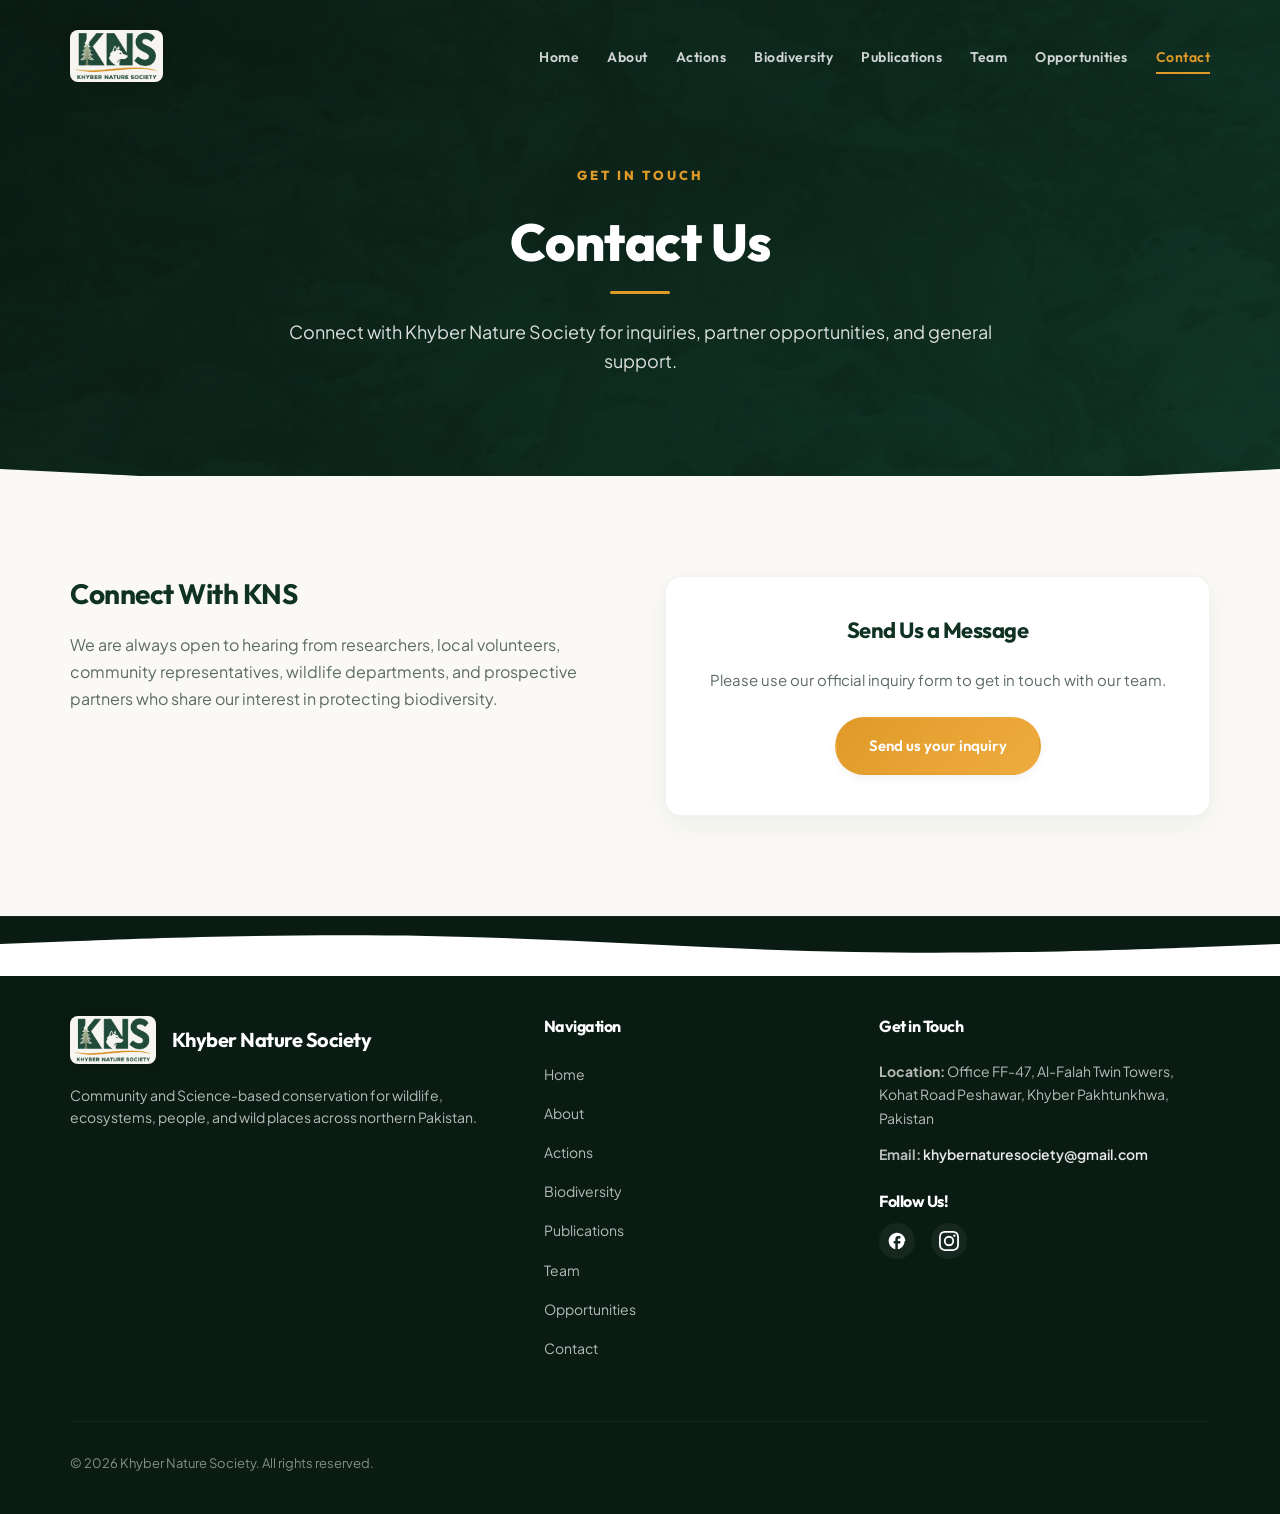
<file: contact/index.html>
<!DOCTYPE html>
<html lang="en">

<head>
    <meta charset="UTF-8">
    <meta name="viewport" content="width=device-width, initial-scale=1.0">
    <title>Contact Us | Khyber Nature Society</title>
    <meta name="description"
        content="Get in touch with Khyber Nature Society (KNS). Send us an inquiry, report wildlife findings, or contact our team in Peshawar, Pakistan.">
    <link rel="icon" type="image/png" href="/assets/logo.png">

    <!-- Fonts -->
    <link rel="preconnect" href="https://fonts.googleapis.com">
    <link rel="preconnect" href="https://fonts.gstatic.com" crossorigin>
    <link
        href="https://fonts.googleapis.com/css2?family=Outfit:wght@300;400;500;600;700;800&family=Plus+Jakarta+Sans:ital,wght@0,300;0,400;0,500;0,600;0,700;0,800;1,400&display=swap"
        rel="stylesheet">

    <link rel="stylesheet" href="/styles.css">
</head>

<body>

    <!-- Header & Navigation -->
    <header class="site-header subpage-header">
        <div class="container nav-container">
            <a href="/" class="logo-area">
                <img src="/assets/logo.png" alt="Khyber Nature Society Logo" class="nav-logo">
            </a>

            <button class="mobile-nav-toggle" aria-label="Toggle Navigation" aria-expanded="false">
                <span class="hamburger"></span>
            </button>

            <nav class="nav-menu">
                <ul>
                    <li><a href="/" class="nav-link">Home</a></li>
                    <li><a href="/about/" class="nav-link">About</a></li>
                    <li><a href="/actions/" class="nav-link">Actions</a></li>
                    <li><a href="/biodiversity/" class="nav-link">Biodiversity</a></li>
                    <li><a href="/publications/" class="nav-link">Publications</a></li>
                    <li><a href="/team/" class="nav-link">Team</a></li>
                    <li><a href="/opportunities/" class="nav-link">Opportunities</a></li>
                    <li><a href="/contact/" class="nav-link active">Contact</a></li>
                </ul>
            </nav>
        </div>
    </header>

    <main class="subpage-main">

        <!-- Banner Header -->
        <section class="subpage-banner">
            <div class="container">
                <span class="sub-title">Get in touch</span>
                <h1>Contact Us</h1>
                <div class="subpage-banner-divider"></div>
                <p class="section-lead">Connect with Khyber Nature Society for inquiries, partner opportunities, and
                    general support.</p>
            </div>
            <div class="subpage-banner-wave">
                <svg viewBox="0 0 1440 40" preserveAspectRatio="none">
                    <path
                        d="M0,32L120,37.3C240,43,480,53,720,53.3C960,53,1200,43,1320,37.3L1440,32L1440,40L1320,40C1200,40,960,40,720,40C480,40,240,40,120,40L0,40Z"
                        class="fill-cream"></path>
                </svg>
            </div>
        </section>

        <!-- Contact details and Form -->
        <section class="contact-details bg-cream section-padding">
            <div class="container">
                <div class="contact-grid">

                    <div class="contact-info-block fade-in">
                        <h3>Connect With KNS</h3>
                        <p>We are always open to hearing from researchers, local volunteers, community representatives,
                            wildlife departments, and prospective partners who share our interest in protecting
                            biodiversity.</p>

                        <div class="contact-methods">

                        </div>
                    </div>

                    <!-- Contact Form Card -->
                    <div class="contact-form-card fade-in"
                        style="display: flex; flex-direction: column; justify-content: center; align-items: center; text-align: center; padding: 40px 30px;">
                        <h4>Send Us a Message</h4>
                        <p style="color: var(--text-muted); font-size: 15px; margin-bottom: 25px; line-height: 1.6;">
                            Please use our official inquiry form to get in touch with our team.</p>
                        <a href="mailto:khybernaturesociety@gmail.com" target="_blank" rel="noopener"
                            class="btn btn-primary" style="display: inline-block;">Send us your inquiry</a>

                        <!--
                        <form id="contact-form" class="contact-form" action="#" method="POST">
                            <div class="form-group">
                                <label for="name">Full Name *</label>
                                <input type="text" id="name" name="name" required placeholder="Dr. Abid Ali">
                            </div>
                            <div class="form-group">
                                <label for="email">Email Address *</label>
                                <input type="email" id="email" name="email" required placeholder="abid@example.com">
                            </div>
                            <div class="form-group">
                                <label for="subject">Subject</label>
                                <input type="text" id="subject" name="subject" placeholder="Partnership Inquiries">
                            </div>
                            <div class="form-group">
                                <label for="message">Message *</label>
                                <textarea id="message" name="message" rows="5" required placeholder="How can we help you?"></textarea>
                            </div>
                            <button type="submit" class="btn btn-primary">Send Message</button>
                            <div id="form-feedback" class="form-feedback"></div>
                        </form>
                        -->
                    </div>

                </div>
            </div>
        </section>

    </main>

    <!-- Footer -->
    <footer class="site-footer">
        <div class="footer-wave">
            <svg viewBox="0 0 1440 120" preserveAspectRatio="none">
                <path
                    d="M0,64L80,58.7C160,53,320,43,480,48C640,53,800,75,960,80C1120,85,1280,75,1360,69.3L1440,64L1440,0L1360,0C1280,0,1120,0,960,0C800,0,640,0,480,0C320,0,160,0,80,0L0,0Z">
                </path>
            </svg>
        </div>
        <div class="container footer-content">
            <div class="footer-grid">
                <div class="footer-brand">
                    <div class="footer-logo-row">
                        <img src="/assets/logo.png" alt="KNS Logo" class="footer-logo">
                        <h3>Khyber Nature Society</h3>
                    </div>
                    <p>Community and Science-based conservation for wildlife, ecosystems, people, and wild places across
                        northern Pakistan.</p>

                    
                </div>

                <div class="footer-links">
                    <h4>Navigation</h4>
                    <ul>
                        <li><a href="/">Home</a></li>
                        <li><a href="/about/">About</a></li>
                        <li><a href="/actions/">Actions</a></li>
                        <li><a href="/biodiversity/">Biodiversity</a></li>
                        <li><a href="/publications/">Publications</a></li>
                        <li><a href="/team/">Team</a></li>
                        <li><a href="/opportunities/">Opportunities</a></li>
                        <li><a href="/contact/">Contact</a></li>
                    </ul>
                </div>

                <div class="footer-contact">
                    <h4>Get in Touch</h4>
                    <p><strong>Location:</strong> Office FF-47, Al-Falah Twin Towers, Kohat Road Peshawar, Khyber Pakhtunkhwa, Pakistan</p>

                    <p><strong>Email:</strong> <a
                            href="mailto:khybernaturesociety@gmail.com">khybernaturesociety@gmail.com</a></p>

                    <h4 class="social-title">Follow Us!</h4>
                    <div class="social-links">
                        <a href="#" aria-label="Facebook">
                            <svg viewBox="0 0 24 24" width="20" height="20">
                                <path fill="currentColor"
                                    d="M22 12c0-5.52-4.48-10-10-10S2 6.48 2 12c0 4.84 3.44 8.87 8 9.8V15H8v-3h2V9.5C10 7.57 11.57 6 13.5 6H16v3h-2c-.55 0-1 .45-1 1V12h3v3h-3v6.95c4.56-.93 8-4.96 8-9.75z" />
                            </svg>
                        </a>
                        <a href="#" aria-label="Instagram">
                            <svg viewBox="0 0 24 24" width="20" height="20">
                                <path fill="currentColor"
                                    d="M12 2.163c3.204 0 3.584.012 4.85.07 3.252.148 4.771 1.691 4.919 4.919.058 1.265.069 1.645.069 4.849 0 3.205-.012 3.584-.069 4.849-.149 3.225-1.664 4.771-4.919 4.919-1.266.058-1.644.07-4.85.07-3.204 0-3.584-.012-4.849-.07-3.26-.149-4.771-1.699-4.919-4.92-.058-1.265-.07-1.644-.07-4.849 0-3.204.013-3.583.07-4.849.149-3.227 1.664-4.771 4.919-4.919 1.266-.057 1.645-.069 4.849-.069zM12 0C8.741 0 8.333.014 7.053.072 2.695.272.273 2.69.073 7.051.014 8.333 0 8.741 0 12c0 3.259.014 3.668.072 4.948.2 4.358 2.618 6.78 6.98 6.98 1.281.058 1.689.072 4.948.072 3.259 0 3.668-.014 4.948-.072 4.354-.2 6.782-2.618 6.979-6.98.059-1.28.073-1.689.073-4.948 0-3.259-.014-3.667-.072-4.947-.196-4.354-2.617-6.78-6.979-6.98C15.668.014 15.259 0 12 0zm0 5.838a6.162 6.162 0 100 12.324 6.162 6.162 0 000-12.324zM12 16a4 4 0 110-8 4 4 0 010 8zm6.406-11.845a1.44 1.44 0 100 2.881 1.44 1.44 0 000-2.881z" />
                            </svg>
                        </a>
                    </div>
                </div>
            </div>

            <div class="footer-bottom">
                <p>&copy; 2026 Khyber Nature Society. All rights reserved.</p>
            </div>
        </div>
    </footer>

    <!-- JavaScript Script -->
    <script src="/script.js"></script>
</body>

</html>
</file>
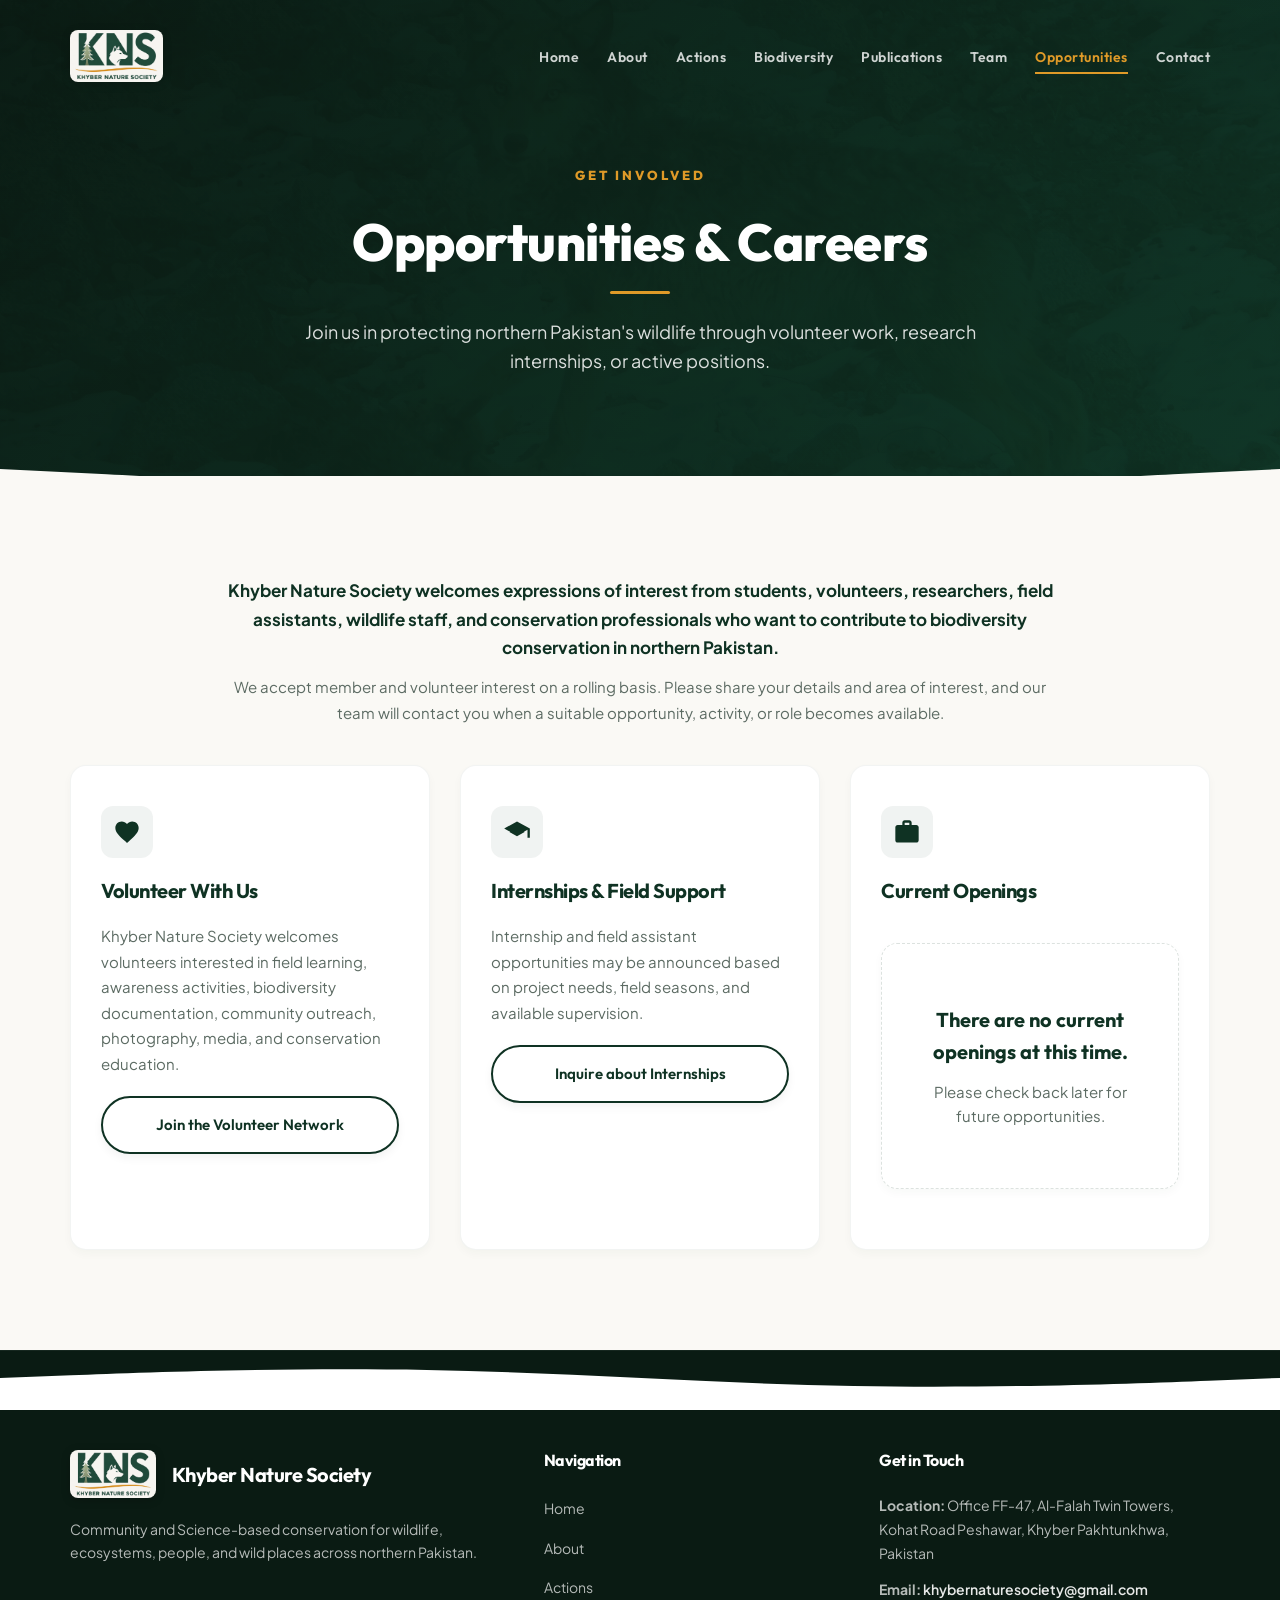
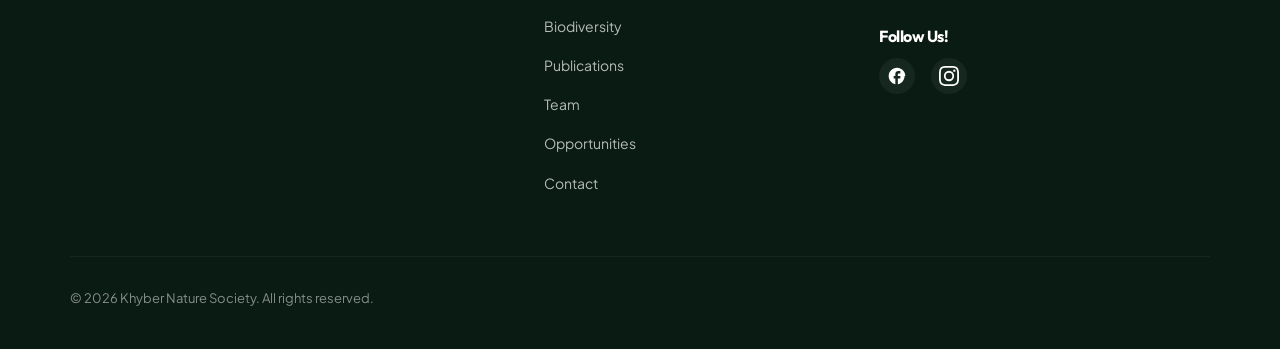
<file: opportunities/index.html>
<!DOCTYPE html>
<html lang="en">
<head>
    <meta charset="UTF-8">
    <meta name="viewport" content="width=device-width, initial-scale=1.0">
    <title>Opportunities | Khyber Nature Society</title>
    <meta name="description" content="Join Khyber Nature Society. Discover volunteer openings, internship opportunities, and career pathways in conservation across northern Pakistan.">
    <link rel="icon" type="image/png" href="/assets/logo.png">
    
    <!-- Fonts -->
    <link rel="preconnect" href="https://fonts.googleapis.com">
    <link rel="preconnect" href="https://fonts.gstatic.com" crossorigin>
    <link href="https://fonts.googleapis.com/css2?family=Outfit:wght@300;400;500;600;700;800&family=Plus+Jakarta+Sans:ital,wght@0,300;0,400;0,500;0,600;0,700;0,800;1,400&display=swap" rel="stylesheet">
    
    <link rel="stylesheet" href="/styles.css">
</head>
<body>

    <!-- Header & Navigation -->
    <header class="site-header subpage-header">
        <div class="container nav-container">
            <a href="/" class="logo-area">
                <img src="/assets/logo.png" alt="Khyber Nature Society Logo" class="nav-logo">
            </a>
            
            <button class="mobile-nav-toggle" aria-label="Toggle Navigation" aria-expanded="false">
                <span class="hamburger"></span>
            </button>
            
            <nav class="nav-menu">
                <ul>
                    <li><a href="/" class="nav-link">Home</a></li>
                    <li><a href="/about/" class="nav-link">About</a></li>
                    <li><a href="/actions/" class="nav-link">Actions</a></li>
                    <li><a href="/biodiversity/" class="nav-link">Biodiversity</a></li>
                    <li><a href="/publications/" class="nav-link">Publications</a></li>
                    <li><a href="/team/" class="nav-link">Team</a></li>
                    <li><a href="/opportunities/" class="nav-link active">Opportunities</a></li>
                    <li><a href="/contact/" class="nav-link">Contact</a></li>
                </ul>
            </nav>
        </div>
    </header>

    <main class="subpage-main">
        
        <!-- Banner Header -->
        <section class="subpage-banner">
            <div class="container">
                <span class="sub-title">Get Involved</span>
                <h1>Opportunities & Careers</h1>
                <div class="subpage-banner-divider"></div>
                <p class="section-lead">Join us in protecting northern Pakistan's wildlife through volunteer work, research internships, or active positions.</p>
            </div>
            <div class="subpage-banner-wave">
                <svg viewBox="0 0 1440 40" preserveAspectRatio="none">
                    <path d="M0,32L120,37.3C240,43,480,53,720,53.3C960,53,1200,43,1320,37.3L1440,32L1440,40L1320,40C1200,40,960,40,720,40C480,40,240,40,120,40L0,40Z" class="fill-cream"></path>
                </svg>
            </div>
        </section>

        <!-- Opportunities Details -->
        <section class="opportunities-details bg-cream section-padding">
            <div class="container">
                
                <!-- Opportunities Intro -->
                <div class="opportunities-intro card-layout fade-in" style="margin-bottom: 40px; max-width: 850px; margin-left: auto; margin-right: auto; text-align: center;">
                    <p style="font-size: 17px; line-height: 1.7; color: var(--primary-green); font-weight: 700; margin-bottom: 12px;">
                        Khyber Nature Society welcomes expressions of interest from students, volunteers, researchers, field assistants, wildlife staff, and conservation professionals who want to contribute to biodiversity conservation in northern Pakistan.
                    </p>
                    <p style="font-size: 15px; line-height: 1.7; color: var(--text-muted);">
                        We accept member and volunteer interest on a rolling basis. Please share your details and area of interest, and our team will contact you when a suitable opportunity, activity, or role becomes available.
                    </p>
                </div>

                <div class="opp-grid">
                    
                    <!-- Box 1 -->
                    <div class="opp-box fade-in">
                        <div class="opp-icon-wrapper">
                            <svg viewBox="0 0 24 24" width="28" height="28"><path fill="currentColor" d="M12 21.35l-1.45-1.32C5.4 15.36 2 12.28 2 8.5 2 5.42 4.42 3 7.5 3c1.74 0 3.41.81 4.5 2.09C13.09 3.81 14.76 3 16.5 3 19.58 3 22 5.42 22 8.5c0 3.78-3.4 6.86-8.55 11.54L12 21.35z"/></svg>
                        </div>
                        <h3>Volunteer With Us</h3>
                        <p>Khyber Nature Society welcomes volunteers interested in field learning, awareness activities, biodiversity documentation, community outreach, photography, media, and conservation education.</p>
                        <a href="/team/#become-member" class="btn btn-outline">Join the Volunteer Network</a>
                    </div>

                    <!-- Box 2 -->
                    <div class="opp-box fade-in">
                        <div class="opp-icon-wrapper">
                            <svg viewBox="0 0 24 24" width="28" height="28"><path fill="currentColor" d="M12 3L1 9l11 6 9-4.91V17h2V9L12 3zM5.49 12.03L12 15.58l6.51-3.55-6.51-3.56-6.49 3.56z"/></svg>
                        </div>
                        <h3>Internships & Field Support</h3>
                        <p>Internship and field assistant opportunities may be announced based on project needs, field seasons, and available supervision.</p>
                        <a href="/contact/" class="btn btn-outline">Inquire about Internships</a>
                    </div>

                    <!-- Box 3 -->
                    <div class="opp-box fade-in">
                        <div class="opp-icon-wrapper">
                            <svg viewBox="0 0 24 24" width="28" height="28"><path fill="currentColor" d="M20 6h-4V4c0-1.11-.89-2-2-2h-4c-1.11 0-2 .89-2 2v2H4c-1.11 0-1.99.89-1.99 2L2 19c0 1.11.89 2 2 2h16c1.11 0 2-.89 2-2V8c0-1.11-.89-2-2-2zm-6 0h-4V4h4v2z"/></svg>
                        </div>
                        <h3>Current Openings</h3>
                        <div class="empty-state-notice">
                            <p class="notice-text">There are no current openings at this time.</p>
                            <p>Please check back later for future opportunities.</p>
                        </div>
                    </div>

                </div>
            </div>
        </section>

    </main>

    <!-- Footer -->
        <footer class="site-footer">
        <div class="footer-wave">
            <svg viewBox="0 0 1440 120" preserveAspectRatio="none">
                <path d="M0,64L80,58.7C160,53,320,43,480,48C640,53,800,75,960,80C1120,85,1280,75,1360,69.3L1440,64L1440,0L1360,0C1280,0,1120,0,960,0C800,0,640,0,480,0C320,0,160,0,80,0L0,0Z"></path>
            </svg>
        </div>
        <div class="container footer-content">
            <div class="footer-grid">
                <div class="footer-brand">
                    <div class="footer-logo-row">
                        <img src="/assets/logo.png" alt="KNS Logo" class="footer-logo">
                        <h3>Khyber Nature Society</h3>
                    </div>
                    <p>Community and Science-based conservation for wildlife, ecosystems, people, and wild places across northern Pakistan.</p>
                    
                    
                </div>
                
                <div class="footer-links">
                    <h4>Navigation</h4>
                    <ul>
                        <li><a href="/">Home</a></li>
                        <li><a href="/about/">About</a></li>
                        <li><a href="/actions/">Actions</a></li>
                        <li><a href="/biodiversity/">Biodiversity</a></li>
                        <li><a href="/publications/">Publications</a></li>
                        <li><a href="/team/">Team</a></li>
                        <li><a href="/opportunities/">Opportunities</a></li>
                        <li><a href="/contact/">Contact</a></li>
                    </ul>
                </div>
                
                <div class="footer-contact">
                    <h4>Get in Touch</h4>
                    <p><strong>Location:</strong> Office FF-47, Al-Falah Twin Towers, Kohat Road Peshawar, Khyber Pakhtunkhwa, Pakistan</p>
                    
                    <p><strong>Email:</strong> <a href="mailto:khybernaturesociety@gmail.com">khybernaturesociety@gmail.com</a></p>
                    
                    <h4 class="social-title">Follow Us!</h4>
                    <div class="social-links">
                        <a href="#" aria-label="Facebook">
                            <svg viewBox="0 0 24 24" width="20" height="20"><path fill="currentColor" d="M22 12c0-5.52-4.48-10-10-10S2 6.48 2 12c0 4.84 3.44 8.87 8 9.8V15H8v-3h2V9.5C10 7.57 11.57 6 13.5 6H16v3h-2c-.55 0-1 .45-1 1V12h3v3h-3v6.95c4.56-.93 8-4.96 8-9.75z"/></svg>
                        </a>
                        <a href="#" aria-label="Instagram">
                            <svg viewBox="0 0 24 24" width="20" height="20"><path fill="currentColor" d="M12 2.163c3.204 0 3.584.012 4.85.07 3.252.148 4.771 1.691 4.919 4.919.058 1.265.069 1.645.069 4.849 0 3.205-.012 3.584-.069 4.849-.149 3.225-1.664 4.771-4.919 4.919-1.266.058-1.644.07-4.85.07-3.204 0-3.584-.012-4.849-.07-3.26-.149-4.771-1.699-4.919-4.92-.058-1.265-.07-1.644-.07-4.849 0-3.204.013-3.583.07-4.849.149-3.227 1.664-4.771 4.919-4.919 1.266-.057 1.645-.069 4.849-.069zM12 0C8.741 0 8.333.014 7.053.072 2.695.272.273 2.69.073 7.051.014 8.333 0 8.741 0 12c0 3.259.014 3.668.072 4.948.2 4.358 2.618 6.78 6.98 6.98 1.281.058 1.689.072 4.948.072 3.259 0 3.668-.014 4.948-.072 4.354-.2 6.782-2.618 6.979-6.98.059-1.28.073-1.689.073-4.948 0-3.259-.014-3.667-.072-4.947-.196-4.354-2.617-6.78-6.979-6.98C15.668.014 15.259 0 12 0zm0 5.838a6.162 6.162 0 100 12.324 6.162 6.162 0 000-12.324zM12 16a4 4 0 110-8 4 4 0 010 8zm6.406-11.845a1.44 1.44 0 100 2.881 1.44 1.44 0 000-2.881z"/></svg>
                        </a>
                    </div>
                </div>
            </div>
            
            <div class="footer-bottom">
                <p>&copy; 2026 Khyber Nature Society. All rights reserved.</p>
            </div>
        </div>
    </footer>

    <!-- JavaScript Script -->
    <script src="/script.js"></script>
</body>
</html>
</file>
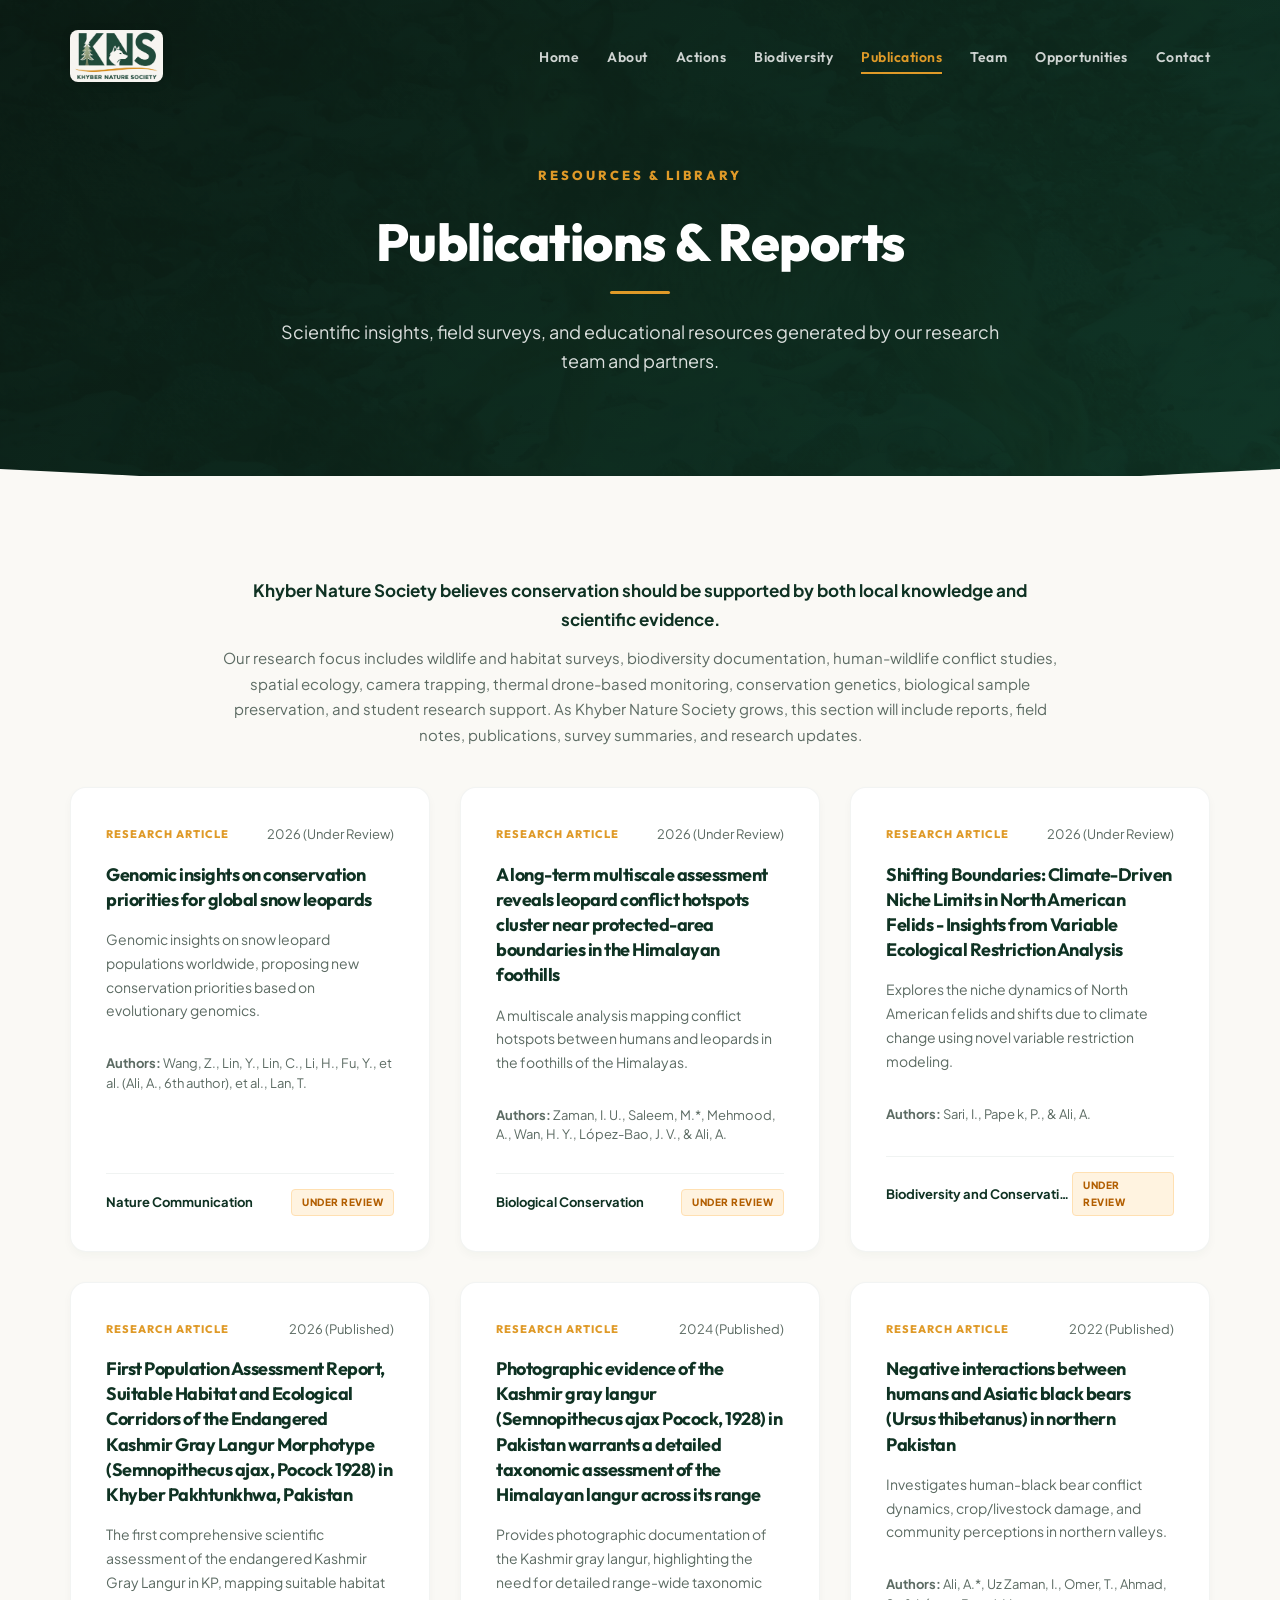
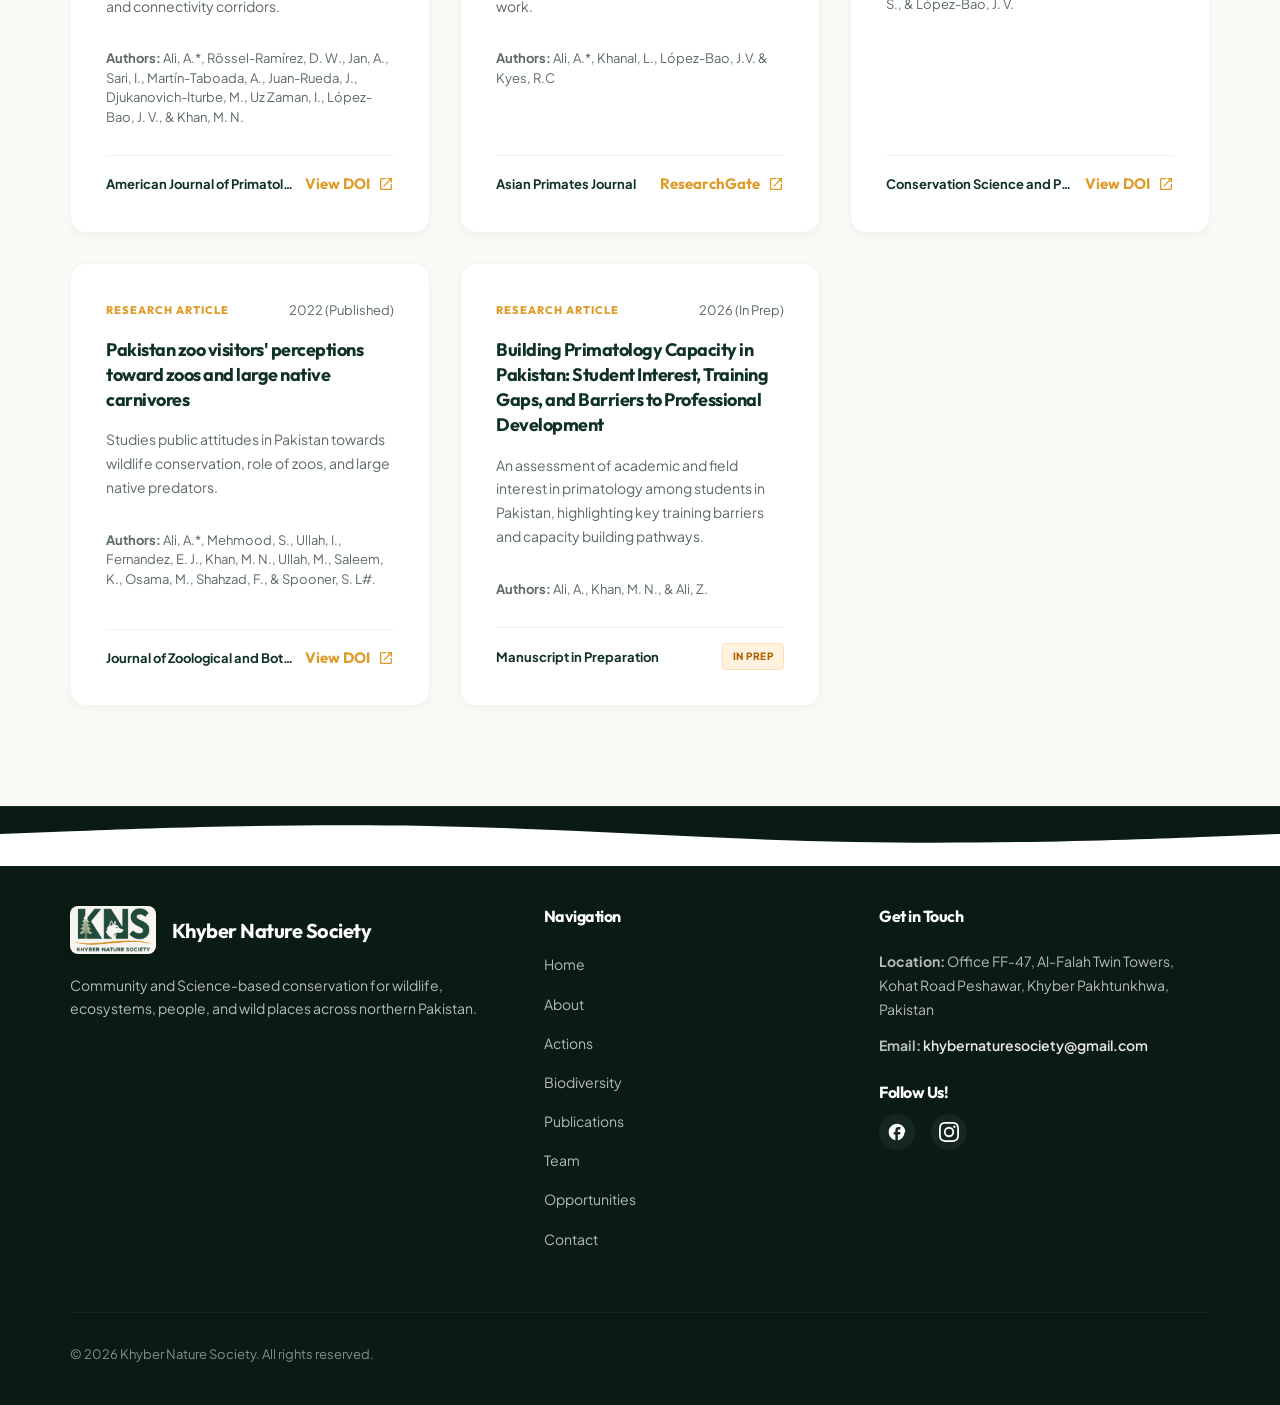
<file: publications/index.html>
<!DOCTYPE html>
<html lang="en">

<head>
    <meta charset="UTF-8">
    <meta name="viewport" content="width=device-width, initial-scale=1.0">
    <title>Publications | Khyber Nature Society</title>
    <meta name="description"
        content="Access our conservation publications, field notes, research articles, survey summaries, and training resources on northern Pakistan biodiversity.">
    <link rel="icon" type="image/png" href="/assets/logo.png">

    <!-- Fonts -->
    <link rel="preconnect" href="https://fonts.googleapis.com">
    <link rel="preconnect" href="https://fonts.gstatic.com" crossorigin>
    <link
        href="https://fonts.googleapis.com/css2?family=Outfit:wght@300;400;500;600;700;800&family=Plus+Jakarta+Sans:ital,wght@0,300;0,400;0,500;0,600;0,700;0,800;1,400&display=swap"
        rel="stylesheet">

    <link rel="stylesheet" href="/styles.css">
</head>

<body>

    <!-- Header & Navigation -->
    <header class="site-header subpage-header">
        <div class="container nav-container">
            <a href="/" class="logo-area">
                <img src="/assets/logo.png" alt="Khyber Nature Society Logo" class="nav-logo">
            </a>

            <button class="mobile-nav-toggle" aria-label="Toggle Navigation" aria-expanded="false">
                <span class="hamburger"></span>
            </button>

            <nav class="nav-menu">
                <ul>
                    <li><a href="/" class="nav-link">Home</a></li>
                    <li><a href="/about/" class="nav-link">About</a></li>
                    <li><a href="/actions/" class="nav-link">Actions</a></li>
                    <li><a href="/biodiversity/" class="nav-link">Biodiversity</a></li>
                    <li><a href="/publications/" class="nav-link active">Publications</a></li>
                    <li><a href="/team/" class="nav-link">Team</a></li>
                    <li><a href="/opportunities/" class="nav-link">Opportunities</a></li>
                    <li><a href="/contact/" class="nav-link">Contact</a></li>
                </ul>
            </nav>
        </div>
    </header>

    <main class="subpage-main">

        <!-- Banner Header -->
        <section class="subpage-banner">
            <div class="container">
                <span class="sub-title">Resources & Library</span>
                <h1>Publications & Reports</h1>
                <div class="subpage-banner-divider"></div>
                <p class="section-lead">Scientific insights, field surveys, and educational resources generated by our
                    research team and partners.</p>
            </div>
            <div class="subpage-banner-wave">
                <svg viewBox="0 0 1440 40" preserveAspectRatio="none">
                    <path
                        d="M0,32L120,37.3C240,43,480,53,720,53.3C960,53,1200,43,1320,37.3L1440,32L1440,40L1320,40C1200,40,960,40,720,40C480,40,240,40,120,40L0,40Z"
                        class="fill-cream"></path>
                </svg>
            </div>
        </section>

                <!-- Publications Feed -->
        <section class="publications-feed bg-cream section-padding">
            <div class="container">

                <!-- Section Introduction -->
                <div class="publications-intro card-layout fade-in"
                    style="margin-bottom: 40px; max-width: 850px; margin-left: auto; margin-right: auto; text-align: center;">
                    <p style="font-size: 17px; line-height: 1.7; color: var(--primary-green); font-weight: 700; margin-bottom: 12px;">
                        Khyber Nature Society believes conservation should be supported by both local knowledge and
                        scientific evidence.
                    </p>
                    <p style="font-size: 15px; line-height: 1.7; color: var(--text-muted);">
                        Our research focus includes wildlife and habitat surveys, biodiversity documentation,
                        human-wildlife conflict studies, spatial ecology, camera trapping, thermal drone-based
                        monitoring, conservation genetics, biological sample preservation, and student research support.
                        As Khyber Nature Society grows, this section will include reports, field notes, publications,
                        survey summaries, and research updates.
                    </p>
                </div>

                <div class="publications-grid">

                    <!-- Research Article 1 -->
                    <div class="pub-card fade-in" data-category="articles">
                        <div class="pub-meta">
                            <span class="pub-type">Research Article</span>
                            <span class="pub-date">2026 (Under Review)</span>
                        </div>
                        <h4>Genomic insights on conservation priorities for global snow leopards</h4>
                        <p>Genomic insights on snow leopard populations worldwide, proposing new conservation priorities based on evolutionary genomics.</p>
                        <div class="pub-card-authors">
                            <strong>Authors:</strong> Wang, Z., Lin, Y., Lin, C., Li, H., Fu, Y., et al. (Ali, A., 6th author), et al., Lan, T.
                        </div>
                        <div class="pub-footer">
                            <span class="pub-journal">Nature Communication</span>
                            <span class="pub-status-badge status-review">Under Review</span>
                        </div>
                    </div>

                    <!-- Research Article 2 -->
                    <div class="pub-card fade-in" data-category="articles">
                        <div class="pub-meta">
                            <span class="pub-type">Research Article</span>
                            <span class="pub-date">2026 (Under Review)</span>
                        </div>
                        <h4>A long-term multiscale assessment reveals leopard conflict hotspots cluster near protected-area boundaries in the Himalayan foothills</h4>
                        <p>A multiscale analysis mapping conflict hotspots between humans and leopards in the foothills of the Himalayas.</p>
                        <div class="pub-card-authors">
                            <strong>Authors:</strong> Zaman, I. U., Saleem, M.*, Mehmood, A., Wan, H. Y., López-Bao, J. V., & Ali, A.
                        </div>
                        <div class="pub-footer">
                            <span class="pub-journal">Biological Conservation</span>
                            <span class="pub-status-badge status-review">Under Review</span>
                        </div>
                    </div>

                    <!-- Research Article 3 -->
                    <div class="pub-card fade-in" data-category="articles">
                        <div class="pub-meta">
                            <span class="pub-type">Research Article</span>
                            <span class="pub-date">2026 (Under Review)</span>
                        </div>
                        <h4>Shifting Boundaries: Climate-Driven Niche Limits in North American Felids - Insights from Variable Ecological Restriction Analysis</h4>
                        <p>Explores the niche dynamics of North American felids and shifts due to climate change using novel variable restriction modeling.</p>
                        <div class="pub-card-authors">
                            <strong>Authors:</strong> Sari, I., Pape  k, P., & Ali, A.
                        </div>
                        <div class="pub-footer">
                            <span class="pub-journal">Biodiversity and Conservation</span>
                            <span class="pub-status-badge status-review">Under Review</span>
                        </div>
                    </div>

                    <!-- Research Article 4 -->
                    <div class="pub-card fade-in" data-category="articles">
                        <div class="pub-meta">
                            <span class="pub-type">Research Article</span>
                            <span class="pub-date">2026 (Published)</span>
                        </div>
                        <h4>First Population Assessment Report, Suitable Habitat and Ecological Corridors of the Endangered Kashmir Gray Langur Morphotype (Semnopithecus ajax, Pocock 1928) in Khyber Pakhtunkhwa, Pakistan</h4>
                        <p>The first comprehensive scientific assessment of the endangered Kashmir Gray Langur in KP, mapping suitable habitat and connectivity corridors.</p>
                        <div class="pub-card-authors">
                            <strong>Authors:</strong> Ali, A.*, Rössel-Ramírez, D. W., Jan, A., Sari, I., Martín-Taboada, A., Juan-Rueda, J., Djukanovich-Iturbe, M., Uz Zaman, I., López-Bao, J. V., & Khan, M. N.
                        </div>
                        <div class="pub-footer">
                            <span class="pub-journal">American Journal of Primatology</span>
                            <a href="https://doi.org/10.1002/ajp.70117" target="_blank" rel="noopener" class="btn-text-link">View DOI <svg viewBox="0 0 24 24" width="16" height="16"><path fill="currentColor" d="M19 19H5V5h7V3H5c-1.11 0-2 .9-2 2v14c0 1.1.89 2 2 2h14c1.1 0 2-.9 2-2v-7h-2v7zM14 3v2h3.59l-9.83 9.83 1.41 1.41L19 6.41V10h2V3h-7z"/></svg></a>
                        </div>
                    </div>

                    <!-- Research Article 5 -->
                    <div class="pub-card fade-in" data-category="articles">
                        <div class="pub-meta">
                            <span class="pub-type">Research Article</span>
                            <span class="pub-date">2024 (Published)</span>
                        </div>
                        <h4>Photographic evidence of the Kashmir gray langur (Semnopithecus ajax Pocock, 1928) in Pakistan warrants a detailed taxonomic assessment of the Himalayan langur across its range</h4>
                        <p>Provides photographic documentation of the Kashmir gray langur, highlighting the need for detailed range-wide taxonomic work.</p>
                        <div class="pub-card-authors">
                            <strong>Authors:</strong> Ali, A.*, Khanal, L., López-Bao, J.V. & Kyes, R.C
                        </div>
                        <div class="pub-footer">
                            <span class="pub-journal">Asian Primates Journal</span>
                            <a href="https://www.researchgate.net" target="_blank" rel="noopener" class="btn-text-link">ResearchGate <svg viewBox="0 0 24 24" width="16" height="16"><path fill="currentColor" d="M19 19H5V5h7V3H5c-1.11 0-2 .9-2 2v14c0 1.1.89 2 2 2h14c1.1 0 2-.9 2-2v-7h-2v7zM14 3v2h3.59l-9.83 9.83 1.41 1.41L19 6.41V10h2V3h-7z"/></svg></a>
                        </div>
                    </div>

                    <!-- Research Article 6 -->
                    <div class="pub-card fade-in" data-category="articles">
                        <div class="pub-meta">
                            <span class="pub-type">Research Article</span>
                            <span class="pub-date">2022 (Published)</span>
                        </div>
                        <h4>Negative interactions between humans and Asiatic black bears (Ursus thibetanus) in northern Pakistan</h4>
                        <p>Investigates human-black bear conflict dynamics, crop/livestock damage, and community perceptions in northern valleys.</p>
                        <div class="pub-card-authors">
                            <strong>Authors:</strong> Ali, A.*, Uz Zaman, I., Omer, T., Ahmad, S., & López-Bao, J. V.
                        </div>
                        <div class="pub-footer">
                            <span class="pub-journal">Conservation Science and Practice</span>
                            <a href="https://doi.org/10.1111/csp2.12816" target="_blank" rel="noopener" class="btn-text-link">View DOI <svg viewBox="0 0 24 24" width="16" height="16"><path fill="currentColor" d="M19 19H5V5h7V3H5c-1.11 0-2 .9-2 2v14c0 1.1.89 2 2 2h14c1.1 0 2-.9 2-2v-7h-2v7zM14 3v2h3.59l-9.83 9.83 1.41 1.41L19 6.41V10h2V3h-7z"/></svg></a>
                        </div>
                    </div>

                    <!-- Research Article 7 -->
                    <div class="pub-card fade-in" data-category="articles">
                        <div class="pub-meta">
                            <span class="pub-type">Research Article</span>
                            <span class="pub-date">2022 (Published)</span>
                        </div>
                        <h4>Pakistan zoo visitors' perceptions toward zoos and large native carnivores</h4>
                        <p>Studies public attitudes in Pakistan towards wildlife conservation, role of zoos, and large native predators.</p>
                        <div class="pub-card-authors">
                            <strong>Authors:</strong> Ali, A.*, Mehmood, S., Ullah, I., Fernandez, E. J., Khan, M. N., Ullah, M., Saleem, K., Osama, M., Shahzad, F., & Spooner, S. L#.
                        </div>
                        <div class="pub-footer">
                            <span class="pub-journal">Journal of Zoological and Botanical Gardens</span>
                            <a href="https://doi.org/10.3390/jzbg3040049" target="_blank" rel="noopener" class="btn-text-link">View DOI <svg viewBox="0 0 24 24" width="16" height="16"><path fill="currentColor" d="M19 19H5V5h7V3H5c-1.11 0-2 .9-2 2v14c0 1.1.89 2 2 2h14c1.1 0 2-.9 2-2v-7h-2v7zM14 3v2h3.59l-9.83 9.83 1.41 1.41L19 6.41V10h2V3h-7z"/></svg></a>
                        </div>
                    </div>

                    <!-- Research Article 8 -->
                    <div class="pub-card fade-in" data-category="articles">
                        <div class="pub-meta">
                            <span class="pub-type">Research Article</span>
                            <span class="pub-date">2026 (In Prep)</span>
                        </div>
                        <h4>Building Primatology Capacity in Pakistan: Student Interest, Training Gaps, and Barriers to Professional Development</h4>
                        <p>An assessment of academic and field interest in primatology among students in Pakistan, highlighting key training barriers and capacity building pathways.</p>
                        <div class="pub-card-authors">
                            <strong>Authors:</strong> Ali, A., Khan, M. N., & Ali, Z.
                        </div>
                        <div class="pub-footer">
                            <span class="pub-journal">Manuscript in Preparation</span>
                            <span class="pub-status-badge status-review">In Prep</span>
                        </div>
                    </div>

                </div>
            </div>
        </section>

    <!-- Footer -->
    <footer class="site-footer">
        <div class="footer-wave">
            <svg viewBox="0 0 1440 120" preserveAspectRatio="none">
                <path
                    d="M0,64L80,58.7C160,53,320,43,480,48C640,53,800,75,960,80C1120,85,1280,75,1360,69.3L1440,64L1440,0L1360,0C1280,0,1120,0,960,0C800,0,640,0,480,0C320,0,160,0,80,0L0,0Z">
                </path>
            </svg>
        </div>
        <div class="container footer-content">
            <div class="footer-grid">
                <div class="footer-brand">
                    <div class="footer-logo-row">
                        <img src="/assets/logo.png" alt="KNS Logo" class="footer-logo">
                        <h3>Khyber Nature Society</h3>
                    </div>
                    <p>Community and Science-based conservation for wildlife, ecosystems, people, and wild places across
                        northern Pakistan.</p>

                    
                </div>

                <div class="footer-links">
                    <h4>Navigation</h4>
                    <ul>
                        <li><a href="/">Home</a></li>
                        <li><a href="/about/">About</a></li>
                        <li><a href="/actions/">Actions</a></li>
                        <li><a href="/biodiversity/">Biodiversity</a></li>
                        <li><a href="/publications/">Publications</a></li>
                        <li><a href="/team/">Team</a></li>
                        <li><a href="/opportunities/">Opportunities</a></li>
                        <li><a href="/contact/">Contact</a></li>
                    </ul>
                </div>

                <div class="footer-contact">
                    <h4>Get in Touch</h4>
                    <p><strong>Location:</strong> Office FF-47, Al-Falah Twin Towers, Kohat Road Peshawar, Khyber Pakhtunkhwa, Pakistan</p>
                    
                    <p><strong>Email:</strong> <a
                            href="mailto:khybernaturesociety@gmail.com">khybernaturesociety@gmail.com</a></p>

                    <h4 class="social-title">Follow Us!</h4>
                    <div class="social-links">
                        <a href="#" aria-label="Facebook">
                            <svg viewBox="0 0 24 24" width="20" height="20">
                                <path fill="currentColor"
                                    d="M22 12c0-5.52-4.48-10-10-10S2 6.48 2 12c0 4.84 3.44 8.87 8 9.8V15H8v-3h2V9.5C10 7.57 11.57 6 13.5 6H16v3h-2c-.55 0-1 .45-1 1V12h3v3h-3v6.95c4.56-.93 8-4.96 8-9.75z" />
                            </svg>
                        </a>
                        <a href="#" aria-label="Instagram">
                            <svg viewBox="0 0 24 24" width="20" height="20">
                                <path fill="currentColor"
                                    d="M12 2.163c3.204 0 3.584.012 4.85.07 3.252.148 4.771 1.691 4.919 4.919.058 1.265.069 1.645.069 4.849 0 3.205-.012 3.584-.069 4.849-.149 3.225-1.664 4.771-4.919 4.919-1.266.058-1.644.07-4.85.07-3.204 0-3.584-.012-4.849-.07-3.26-.149-4.771-1.699-4.919-4.92-.058-1.265-.07-1.644-.07-4.849 0-3.204.013-3.583.07-4.849.149-3.227 1.664-4.771 4.919-4.919 1.266-.057 1.645-.069 4.849-.069zM12 0C8.741 0 8.333.014 7.053.072 2.695.272.273 2.69.073 7.051.014 8.333 0 8.741 0 12c0 3.259.014 3.668.072 4.948.2 4.358 2.618 6.78 6.98 6.98 1.281.058 1.689.072 4.948.072 3.259 0 3.668-.014 4.948-.072 4.354-.2 6.782-2.618 6.979-6.98.059-1.28.073-1.689.073-4.948 0-3.259-.014-3.667-.072-4.947-.196-4.354-2.617-6.78-6.979-6.98C15.668.014 15.259 0 12 0zm0 5.838a6.162 6.162 0 100 12.324 6.162 6.162 0 000-12.324zM12 16a4 4 0 110-8 4 4 0 010 8zm6.406-11.845a1.44 1.44 0 100 2.881 1.44 1.44 0 000-2.881z" />
                            </svg>
                        </a>
                    </div>
                </div>
            </div>

            <div class="footer-bottom">
                <p>&copy; 2026 Khyber Nature Society. All rights reserved.</p>
            </div>
        </div>
    </footer>

    <!-- JavaScript Script -->
    <script src="/script.js"></script>
</body>

</html>
</file>
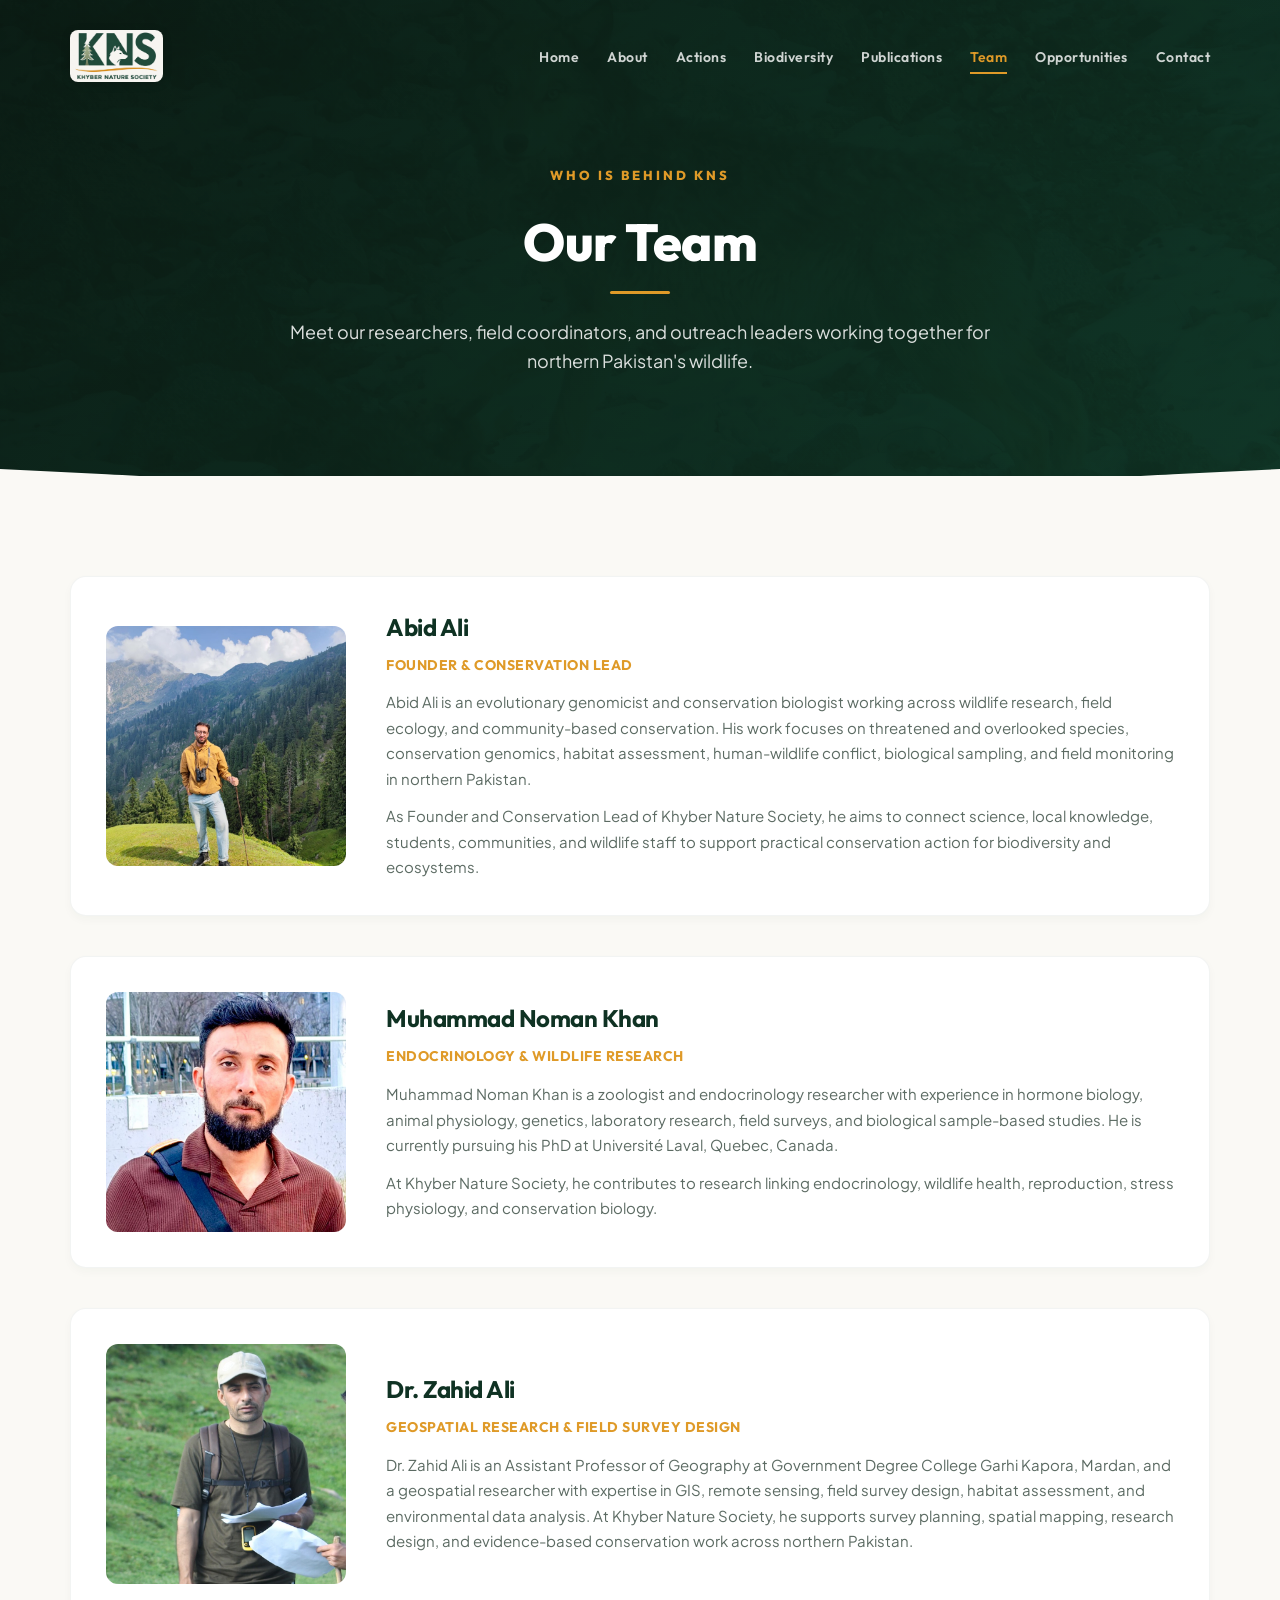
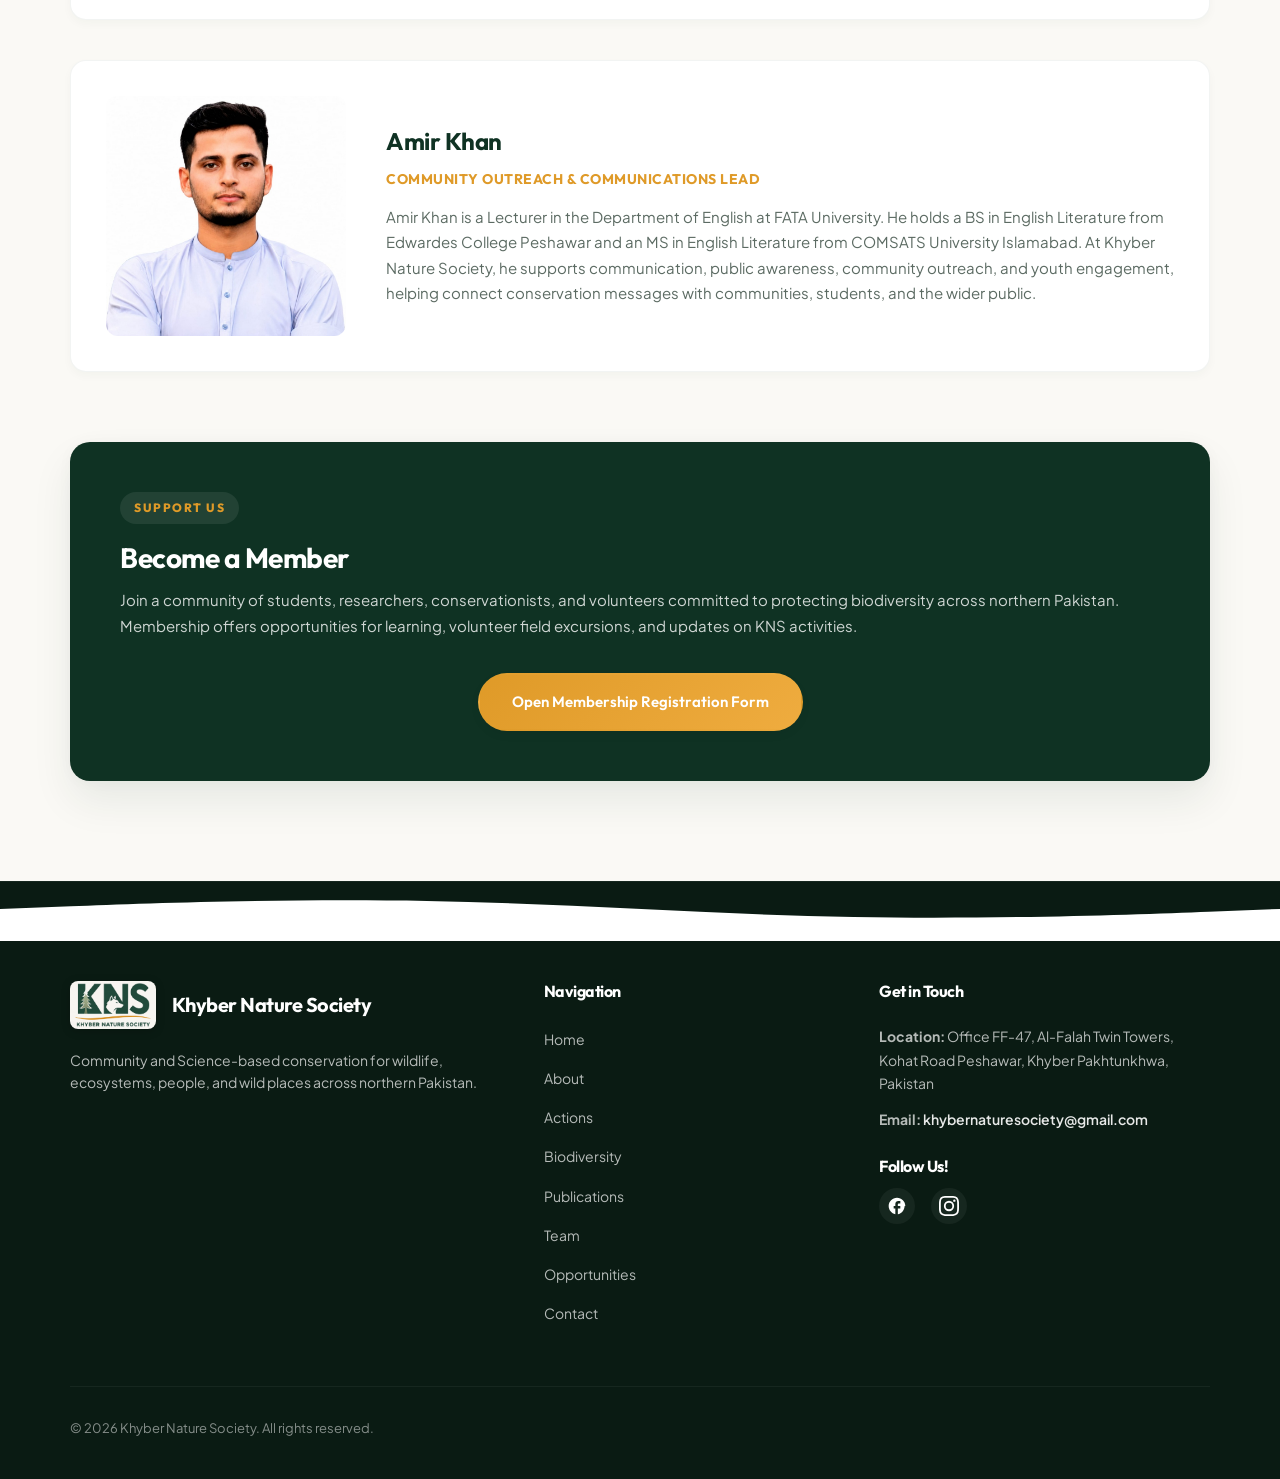
<file: team/index.html>
<!DOCTYPE html>
<html lang="en">
<head>
    <meta charset="UTF-8">
    <meta name="viewport" content="width=device-width, initial-scale=1.0">
    <title>Our Team | Khyber Nature Society</title>
    <meta name="description" content="Meet the team of conservation experts, researchers, and community leaders driving wildlife protection at Khyber Nature Society (KNS).">
    <link rel="icon" type="image/png" href="/assets/logo.png">
    
    <!-- Fonts -->
    <link rel="preconnect" href="https://fonts.googleapis.com">
    <link rel="preconnect" href="https://fonts.gstatic.com" crossorigin>
    <link href="https://fonts.googleapis.com/css2?family=Outfit:wght@300;400;500;600;700;800&family=Plus+Jakarta+Sans:ital,wght@0,300;0,400;0,500;0,600;0,700;0,800;1,400&display=swap" rel="stylesheet">
    
    <link rel="stylesheet" href="/styles.css">
</head>
<body>

    <!-- Header & Navigation -->
    <header class="site-header subpage-header">
        <div class="container nav-container">
            <a href="/" class="logo-area">
                <img src="/assets/logo.png" alt="Khyber Nature Society Logo" class="nav-logo">
            </a>
            
            <button class="mobile-nav-toggle" aria-label="Toggle Navigation" aria-expanded="false">
                <span class="hamburger"></span>
            </button>
            
            <nav class="nav-menu">
                <ul>
                    <li><a href="/" class="nav-link">Home</a></li>
                    <li><a href="/about/" class="nav-link">About</a></li>
                    <li><a href="/actions/" class="nav-link">Actions</a></li>
                    <li><a href="/biodiversity/" class="nav-link">Biodiversity</a></li>
                    <li><a href="/publications/" class="nav-link">Publications</a></li>
                    <li><a href="/team/" class="nav-link active">Team</a></li>
                    <li><a href="/opportunities/" class="nav-link">Opportunities</a></li>
                    <li><a href="/contact/" class="nav-link">Contact</a></li>
                </ul>
            </nav>
        </div>
    </header>

    <main class="subpage-main">
        
        <!-- Banner Header -->
        <section class="subpage-banner">
            <div class="container">
                <span class="sub-title">Who is behind KNS</span>
                <h1>Our Team</h1>
                <div class="subpage-banner-divider"></div>
                <p class="section-lead">Meet our researchers, field coordinators, and outreach leaders working together for northern Pakistan's wildlife.</p>
            </div>
            <div class="subpage-banner-wave">
                <svg viewBox="0 0 1440 40" preserveAspectRatio="none">
                    <path d="M0,32L120,37.3C240,43,480,53,720,53.3C960,53,1200,43,1320,37.3L1440,32L1440,40L1320,40C1200,40,960,40,720,40C480,40,240,40,120,40L0,40Z" class="fill-cream"></path>
                </svg>
            </div>
        </section>

        <!-- Team & Member Form -->
        <section class="team-details bg-cream section-padding">
            <div class="container">
                
                <!-- Core Team Members -->
                <div class="team-list">
                    
                    <!-- Member 1 -->
                    <div class="team-profile-card fade-in">
                        <div class="profile-img-container">
                            <img src="/assets/abid.jpg" alt="Abid Ali" class="profile-img">
                        </div>
                        <div class="profile-details-content">
                            <h4>Abid Ali</h4>
                            <span class="profile-role">Founder & Conservation Lead</span>
                            <p>Abid Ali is an evolutionary genomicist and conservation biologist working across wildlife research, field ecology, and community-based conservation. His work focuses on threatened and overlooked species, conservation genomics, habitat assessment, human-wildlife conflict, biological sampling, and field monitoring in northern Pakistan.</p>
                            <p>As Founder and Conservation Lead of Khyber Nature Society, he aims to connect science, local knowledge, students, communities, and wildlife staff to support practical conservation action for biodiversity and ecosystems.</p>
                        </div>
                    </div>

                    <!-- Member 2 -->
                    <div class="team-profile-card fade-in">
                        <div class="profile-img-container">
                            <img src="/assets/amir.jpg" alt="Muhammad Noman Khan" class="profile-img">
                        </div>
                        <div class="profile-details-content">
                            <h4>Muhammad Noman Khan</h4>
                            <span class="profile-role">Endocrinology & Wildlife Research</span>
                            <p>Muhammad Noman Khan is a zoologist and endocrinology researcher with experience in hormone biology, animal physiology, genetics, laboratory research, field surveys, and biological sample-based studies. He is currently pursuing his PhD at Université Laval, Quebec, Canada.</p>
                            <p>At Khyber Nature Society, he contributes to research linking endocrinology, wildlife health, reproduction, stress physiology, and conservation biology.</p>
                        </div>
                    </div>

                    <!-- Member 3 -->
                    <div class="team-profile-card fade-in">
                        <div class="profile-img-container">
                            <img src="/assets/zahid.JPG" alt="Dr. Zahid Ali" class="profile-img">
                        </div>
                        <div class="profile-details-content">
                            <h4>Dr. Zahid Ali</h4>
                            <span class="profile-role">Geospatial Research & Field Survey Design</span>
                            <p>Dr. Zahid Ali is an Assistant Professor of Geography at Government Degree College Garhi Kapora, Mardan, and a geospatial researcher with expertise in GIS, remote sensing, field survey design, habitat assessment, and environmental data analysis. At Khyber Nature Society, he supports survey planning, spatial mapping, research design, and evidence-based conservation work across northern Pakistan.</p>
                        </div>
                    </div>

                    <!-- Member 4 -->
                    <div class="team-profile-card fade-in">
                        <div class="profile-img-container">
                            <img src="/assets/noman.jpg" alt="Amir Khan" class="profile-img">
                        </div>
                        <div class="profile-details-content">
                            <h4>Amir Khan</h4>
                            <span class="profile-role">Community Outreach & Communications Lead</span>
                            <p>Amir Khan is a Lecturer in the Department of English at FATA University. He holds a BS in English Literature from Edwardes College Peshawar and an MS in English Literature from COMSATS University Islamabad. At Khyber Nature Society, he supports communication, public awareness, community outreach, and youth engagement, helping connect conservation messages with communities, students, and the wider public.</p>
                        </div>
                    </div>

                </div>

                <!-- Member registration card -->
                <div id="become-member" class="become-member-card fade-in">
                    <div class="member-header">
                        <span class="badge-white">Support Us</span>
                        <h3>Become a Member</h3>
                        <p>Join a community of students, researchers, conservationists, and volunteers committed to protecting biodiversity across northern Pakistan. Membership offers opportunities for learning, volunteer field excursions, and updates on KNS activities.</p>
                    </div>

                    <div class="form-replacement-btn-wrap" style="text-align: center; margin-top: 30px;">
                        <a href="#" target="_blank" rel="noopener" class="btn btn-primary" style="display: inline-block;">Open Membership Registration Form</a>
                    </div>

                    <!--
                    <form id="member-form" class="member-form" action="#" method="POST">
                        <div class="form-grid-2">
                            <div class="form-group">
                                <label for="mem-name">Full Name *</label>
                                <input type="text" id="mem-name" name="mem-name" required placeholder="Ahmad Khan">
                            </div>
                            <div class="form-group">
                                <label for="mem-contact">Email / Phone *</label>
                                <input type="text" id="mem-contact" name="mem-contact" required placeholder="ahmad@example.com or +92...">
                            </div>
                        </div>

                        <div class="form-grid-3">
                            <div class="form-group">
                                <label for="mem-city">City / District *</label>
                                <input type="text" id="mem-city" name="mem-city" required placeholder="Peshawar">
                            </div>
                            <div class="form-group">
                                <label for="mem-type">Membership Type *</label>
                                <select id="mem-type" name="mem-type" required>
                                    <option value="">Select Option</option>
                                    <option value="student">Student Member</option>
                                    <option value="individual">Individual Member</option>
                                    <option value="researcher">Researcher Member</option>
                                    <option value="volunteer">Volunteer Member</option>
                                </select>
                            </div>
                            <div class="form-group">
                                <label for="mem-interest">Primary Area of Interest *</label>
                                <select id="mem-interest" name="mem-interest" required>
                                    <option value="">Select Option</option>
                                    <option value="wildlife">Wildlife Research</option>
                                    <option value="community">Community Conservation</option>
                                    <option value="education">Nature Education & Outreach</option>
                                    <option value="gis">GIS & Spatial Ecology</option>
                                    <option value="genetics">Conservation Genetics</option>
                                </select>
                            </div>
                        </div>

                        <div class="form-group">
                            <label for="mem-msg">Tell us briefly why you want to join and any relevant background *</label>
                            <textarea id="mem-msg" name="mem-msg" rows="4" required placeholder="Explain your interest in conservation, study field, or volunteer experience..."></textarea>
                        </div>

                        <button type="submit" class="btn btn-primary">Submit Membership Request</button>
                        <div id="member-feedback" class="form-feedback"></div>
                    </form>
                    -->
                </div>

            </div>
        </section>

    </main>

    <!-- Footer -->
        <footer class="site-footer">
        <div class="footer-wave">
            <svg viewBox="0 0 1440 120" preserveAspectRatio="none">
                <path d="M0,64L80,58.7C160,53,320,43,480,48C640,53,800,75,960,80C1120,85,1280,75,1360,69.3L1440,64L1440,0L1360,0C1280,0,1120,0,960,0C800,0,640,0,480,0C320,0,160,0,80,0L0,0Z"></path>
            </svg>
        </div>
        <div class="container footer-content">
            <div class="footer-grid">
                <div class="footer-brand">
                    <div class="footer-logo-row">
                        <img src="/assets/logo.png" alt="KNS Logo" class="footer-logo">
                        <h3>Khyber Nature Society</h3>
                    </div>
                    <p>Community and Science-based conservation for wildlife, ecosystems, people, and wild places across northern Pakistan.</p>
                    
                    
                </div>
                
                <div class="footer-links">
                    <h4>Navigation</h4>
                    <ul>
                        <li><a href="/">Home</a></li>
                        <li><a href="/about/">About</a></li>
                        <li><a href="/actions/">Actions</a></li>
                        <li><a href="/biodiversity/">Biodiversity</a></li>
                        <li><a href="/publications/">Publications</a></li>
                        <li><a href="/team/">Team</a></li>
                        <li><a href="/opportunities/">Opportunities</a></li>
                        <li><a href="/contact/">Contact</a></li>
                    </ul>
                </div>
                
                <div class="footer-contact">
                    <h4>Get in Touch</h4>
                    <p><strong>Location:</strong> Office FF-47, Al-Falah Twin Towers, Kohat Road Peshawar, Khyber Pakhtunkhwa, Pakistan</p>
                    
                    <p><strong>Email:</strong> <a href="mailto:khybernaturesociety@gmail.com">khybernaturesociety@gmail.com</a></p>
                    
                    <h4 class="social-title">Follow Us!</h4>
                    <div class="social-links">
                        <a href="#" aria-label="Facebook">
                            <svg viewBox="0 0 24 24" width="20" height="20"><path fill="currentColor" d="M22 12c0-5.52-4.48-10-10-10S2 6.48 2 12c0 4.84 3.44 8.87 8 9.8V15H8v-3h2V9.5C10 7.57 11.57 6 13.5 6H16v3h-2c-.55 0-1 .45-1 1V12h3v3h-3v6.95c4.56-.93 8-4.96 8-9.75z"/></svg>
                        </a>
                        <a href="#" aria-label="Instagram">
                            <svg viewBox="0 0 24 24" width="20" height="20"><path fill="currentColor" d="M12 2.163c3.204 0 3.584.012 4.85.07 3.252.148 4.771 1.691 4.919 4.919.058 1.265.069 1.645.069 4.849 0 3.205-.012 3.584-.069 4.849-.149 3.225-1.664 4.771-4.919 4.919-1.266.058-1.644.07-4.85.07-3.204 0-3.584-.012-4.849-.07-3.26-.149-4.771-1.699-4.919-4.92-.058-1.265-.07-1.644-.07-4.849 0-3.204.013-3.583.07-4.849.149-3.227 1.664-4.771 4.919-4.919 1.266-.057 1.645-.069 4.849-.069zM12 0C8.741 0 8.333.014 7.053.072 2.695.272.273 2.69.073 7.051.014 8.333 0 8.741 0 12c0 3.259.014 3.668.072 4.948.2 4.358 2.618 6.78 6.98 6.98 1.281.058 1.689.072 4.948.072 3.259 0 3.668-.014 4.948-.072 4.354-.2 6.782-2.618 6.979-6.98.059-1.28.073-1.689.073-4.948 0-3.259-.014-3.667-.072-4.947-.196-4.354-2.617-6.78-6.979-6.98C15.668.014 15.259 0 12 0zm0 5.838a6.162 6.162 0 100 12.324 6.162 6.162 0 000-12.324zM12 16a4 4 0 110-8 4 4 0 010 8zm6.406-11.845a1.44 1.44 0 100 2.881 1.44 1.44 0 000-2.881z"/></svg>
                        </a>
                    </div>
                </div>
            </div>
            
            <div class="footer-bottom">
                <p>&copy; 2026 Khyber Nature Society. All rights reserved.</p>
            </div>
        </div>
    </footer>

    <!-- JavaScript Script -->
    <script src="/script.js"></script>
</body>
</html>
</file>
<file: styles.css>
/* Khyber Nature Society (KNS) - Premium main Stylesheet */

/* ==========================================================================
   1. Design System & Variables
   ========================================================================== */
:root {
    /* Color Palette */
    --primary-green: #0F3223;
    --primary-green-rgb: 15, 50, 35;
    --secondary-green: #1D543B;
    --sage-green: #7D9D82;
    --sage-green-rgb: 125, 157, 130;
    
    --accent-gold: #DF9A28;
    --accent-gold-rgb: 223, 154, 40;
    --accent-gold-hover: #C68119;
    
    --bg-cream: #FAF9F5;
    --bg-white: #FFFFFF;
    --bg-dark: #0A1B13;
    --bg-dark-rgb: 10, 27, 19;
    
    --text-dark: #1C2721;
    --text-light: #F2F4F3;
    --text-muted: #5C6B63;
    --border-color: rgba(15, 50, 35, 0.08);
    
    /* Fonts */
    --font-heading: 'Outfit', sans-serif;
    --font-body: 'Plus Jakarta Sans', sans-serif;
    
    /* Layout & Premium Shadows */
    --container-width: 1200px;
    --shadow-sm: 0 4px 10px rgba(15, 50, 35, 0.03);
    --shadow-md: 0 10px 30px rgba(15, 50, 35, 0.05), 0 1px 8px rgba(15, 50, 35, 0.02);
    --shadow-lg: 0 20px 40px rgba(15, 50, 35, 0.08), 0 1px 15px rgba(15, 50, 35, 0.03);
    --shadow-glass: 0 8px 32px 0 rgba(10, 27, 19, 0.06);
    --border-glass: 1px solid rgba(255, 255, 255, 0.08);
    
    /* Transitions */
    --transition-fast: 0.2s cubic-bezier(0.16, 1, 0.3, 1);
    --transition-normal: 0.35s cubic-bezier(0.16, 1, 0.3, 1);
    --transition-slow: 0.6s cubic-bezier(0.16, 1, 0.3, 1);
}

/* ==========================================================================
   2. Reset & Global Styles
   ========================================================================== */
*, *::before, *::after {
    box-sizing: border-box;
    margin: 0;
    padding: 0;
}

html {
    scroll-behavior: smooth;
    scroll-padding-top: 90px;
}

body {
    font-family: var(--font-body);
    font-size: 16px;
    line-height: 1.7;
    color: var(--text-dark);
    background-color: var(--bg-white);
    overflow-x: hidden;
    -webkit-font-smoothing: antialiased;
    -moz-osx-font-smoothing: grayscale;
}

h1, h2, h3, h4, h5, h6 {
    font-family: var(--font-heading);
    font-weight: 700;
    line-height: 1.25;
    color: var(--primary-green);
    letter-spacing: -0.5px;
}

a {
    color: inherit;
    text-decoration: none;
    transition: var(--transition-fast);
}

img {
    max-width: 100%;
    height: auto;
    display: block;
    border-radius: 8px;
}

ul {
    list-style: none;
}

.container {
    width: 100%;
    max-width: var(--container-width);
    margin: 0 auto;
    padding: 0 30px;
}

.section-padding {
    padding: 100px 0;
}

.section-padding-small {
    padding: 50px 0;
}

.bg-cream {
    background-color: var(--bg-cream);
}

.bg-white {
    background-color: var(--bg-white);
}

.sub-title {
    display: inline-block;
    font-family: var(--font-heading);
    font-size: 13px;
    font-weight: 700;
    text-transform: uppercase;
    letter-spacing: 2px;
    color: var(--accent-gold);
    margin-bottom: 12px;
}

.section-lead {
    font-size: 18px;
    color: var(--text-muted);
    max-width: 750px;
    margin: 0 auto;
}

.text-center {
    text-align: center;
}

.text-left {
    text-align: left;
}

.section-header {
    margin-bottom: 70px;
}

/* ==========================================================================
   3. Buttons
   ========================================================================== */
.btn {
    display: inline-flex;
    align-items: center;
    justify-content: center;
    padding: 14px 32px;
    font-family: var(--font-heading);
    font-size: 15px;
    font-weight: 600;
    border-radius: 50px;
    cursor: pointer;
    transition: all var(--transition-normal);
    border: 2px solid transparent;
    box-shadow: 0 4px 10px rgba(0, 0, 0, 0.05);
}

.btn-primary {
    background: linear-gradient(135deg, var(--accent-gold), #EFAC3F);
    color: var(--bg-white);
}

.btn-primary:hover {
    background: linear-gradient(135deg, var(--accent-gold-hover), var(--accent-gold));
    transform: translateY(-2px);
    box-shadow: 0 6px 18px rgba(223, 154, 40, 0.3);
}

.btn-outline-white {
    border-color: var(--bg-white);
    color: var(--bg-white);
    background-color: transparent;
}

.btn-outline-white:hover {
    background-color: var(--bg-white);
    color: var(--primary-green);
    transform: translateY(-2px);
    box-shadow: 0 6px 18px rgba(255, 255, 255, 0.2);
}

.btn-outline {
    border-color: var(--primary-green);
    color: var(--primary-green);
    background-color: transparent;
}

.btn-outline:hover {
    background-color: var(--primary-green);
    color: var(--bg-white);
    transform: translateY(-2px);
    box-shadow: 0 6px 18px rgba(15, 50, 35, 0.2);
}

.btn-text-link {
    font-family: var(--font-heading);
    font-size: 15px;
    font-weight: 700;
    color: var(--accent-gold);
    display: inline-flex;
    align-items: center;
    gap: 8px;
    transition: var(--transition-fast);
}

.btn-text-link:hover {
    color: var(--accent-gold-hover);
}

.btn-text-link svg {
    transition: transform var(--transition-fast);
}

.btn-text-link:hover svg {
    transform: translateX(4px);
}

/* ==========================================================================
   4. Sticky Header Navigation
   ========================================================================== */
.site-header {
    position: fixed;
    top: 0;
    left: 0;
    width: 100%;
    z-index: 1000;
    padding: 30px 0;
    transition: padding var(--transition-normal), background-color var(--transition-normal);
}

.site-header.scrolled {
    background-color: rgba(10, 27, 19, 0.75);
    backdrop-filter: blur(16px);
    padding: 16px 0;
    box-shadow: 0 4px 30px rgba(0, 0, 0, 0.15);
    border-bottom: 1px solid rgba(255, 255, 255, 0.05);
}

.nav-container {
    display: flex;
    align-items: center;
    justify-content: space-between;
}

.logo-area {
    display: flex;
    align-items: center;
}

.nav-logo {
    height: 52px;
    width: auto;
    filter: drop-shadow(0 2px 4px rgba(0,0,0,0.15));
    transition: height var(--transition-normal);
}

.site-header.scrolled .nav-logo {
    height: 44px;
}

.nav-menu ul {
    display: flex;
    align-items: center;
    gap: 28px;
}

.nav-link {
    font-family: var(--font-heading);
    font-size: 14px;
    font-weight: 600;
    color: rgba(255, 255, 255, 0.8);
    position: relative;
    padding: 8px 0;
    letter-spacing: 0.5px;
}

.nav-link::after {
    content: '';
    position: absolute;
    bottom: 0;
    left: 0;
    width: 0;
    height: 2px;
    background-color: var(--accent-gold);
    transition: width var(--transition-fast);
}

.nav-link:hover {
    color: var(--bg-white);
}

.nav-link:hover::after,
.nav-link.active::after {
    width: 100%;
}

.nav-link.active {
    color: var(--accent-gold);
}

.mobile-nav-toggle {
    display: none;
    background: none;
    border: none;
    cursor: pointer;
    padding: 10px;
    z-index: 1001;
}

.hamburger {
    display: block;
    width: 24px;
    height: 2px;
    background-color: var(--bg-white);
    position: relative;
    transition: background var(--transition-fast);
}

.hamburger::before,
.hamburger::after {
    content: '';
    position: absolute;
    width: 24px;
    height: 2px;
    background-color: var(--bg-white);
    transition: transform var(--transition-fast);
}

.hamburger::before {
    top: -6px;
}

.hamburger::after {
    bottom: -6px;
}

.mobile-nav-toggle[aria-expanded="true"] .hamburger {
    background: transparent;
}

.mobile-nav-toggle[aria-expanded="true"] .hamburger::before {
    transform: translateY(6px) rotate(45deg);
}

.mobile-nav-toggle[aria-expanded="true"] .hamburger::after {
    transform: translateY(-6px) rotate(-45deg);
}

/* ==========================================================================
   5. Hero Section (Home page)
   ========================================================================== */
.hero {
    position: relative;
    height: 100vh;
    min-height: 700px;
    display: flex;
    align-items: center;
    color: var(--bg-white);
    background-image: url('/assets/home_bg.webp');
    background-size: cover;
    background-position: center;
    background-repeat: no-repeat;
    overflow: hidden;
}

.hero-bg-overlay {
    position: absolute;
    top: 0;
    left: 0;
    width: 100%;
    height: 100%;
    background: linear-gradient(to bottom, rgba(10, 27, 19, 0.75), rgba(10, 27, 19, 0.9));
    z-index: 1;
}

.hero-content {
    position: relative;
    z-index: 2;
    max-width: 800px;
    margin-top: 60px;
}



.hero h1 {
    font-size: 54px;
    line-height: 1.2;
    color: var(--bg-white);
    margin-bottom: 24px;
    font-family: var(--font-heading);
    font-weight: 800;
}

.hero .lead {
    font-size: 20px;
    line-height: 1.6;
    color: rgba(255, 255, 255, 0.9);
    margin-bottom: 36px;
    font-weight: 400;
}

.hero-actions {
    display: flex;
    gap: 20px;
}

.hero-wave {
    position: absolute;
    bottom: -1px;
    left: 0;
    width: 100%;
    height: 60px;
    z-index: 3;
}

.hero-wave svg {
    display: block;
    width: 100%;
    height: 100%;
    fill: var(--bg-white);
}

/* ==========================================================================
   6. Statistics & Opening quote (Home page)
   ========================================================================== */
.stats-section {
    position: relative;
    z-index: 5;
    padding: 80px 0;
}

.stats-grid {
    display: grid;
    grid-template-columns: repeat(auto-fit, minmax(200px, 1fr));
    gap: 30px;
}

.stat-card {
    text-align: center;
    padding: 30px 20px;
    background-color: var(--bg-cream);
    border-radius: 12px;
    border: 1px solid rgba(15, 50, 35, 0.04);
    transition: transform var(--transition-normal);
}

.stat-icon {
    width: 60px;
    height: 60px;
    margin: 0 auto 20px auto;
    color: var(--accent-gold);
    display: flex;
    align-items: center;
    justify-content: center;
    transition: transform var(--transition-fast);
}

.stat-card:hover .stat-icon {
    transform: scale(1.1);
}



.stat-card:hover {
    transform: translateY(-4px);
}

.stat-number {
    display: block;
    font-family: var(--font-heading);
    font-size: 48px;
    font-weight: 800;
    color: var(--accent-gold);
    line-height: 1;
    margin-bottom: 12px;
}

.stat-desc {
    font-size: 14px;
    font-weight: 600;
    color: var(--primary-green);
    line-height: 1.4;
}

.opening-statement {
    max-width: 800px;
    margin: 0 auto 50px auto;
}

.intro-tagline {
    font-family: var(--font-heading);
    font-size: 38px;
    font-weight: 850;
    text-transform: uppercase;
    letter-spacing: 6px;
    margin-bottom: 24px;
    display: flex;
    justify-content: center;
    gap: 20px;
}

.intro-tagline .tag-word {
    display: inline-block;
    transition: transform var(--transition-fast);
}

.intro-tagline .tag-word:hover {
    transform: scale(1.08) translateY(-1px);
    cursor: default;
}

.intro-tagline .tag-learn {
    color: var(--accent-gold); /* Brand Gold */
}

.intro-tagline .tag-lead {
    color: #1F6E43; /* Intermediate Green */
}

.intro-tagline .tag-conserve {
    color: var(--primary-green); /* Brand Dark Green */
}

@media (max-width: 600px) {
    .intro-tagline {
        font-size: 26px;
        gap: 12px;
        letter-spacing: 3px;
        margin-bottom: 16px;
    }
}

.opening-statement blockquote {
    font-family: var(--font-heading);
    font-size: 32px;
    font-weight: 700;
    color: var(--primary-green);
    line-height: 1.4;
    font-style: italic;
    position: relative;
}

/* ==========================================================================
   7. Carousel Styling (Core Actions slider)
   ========================================================================== */
.home-carousel-section {
    background-color: var(--bg-cream);
}

.carousel-container-outer {
    position: relative;
    max-width: 1200px;
    margin: 50px auto 0 auto;
    padding: 0 60px;
}

.carousel-track-wrapper {
    overflow: hidden;
    width: 100%;
}

.carousel-track {
    display: flex;
    gap: 30px;
    transition: transform 0.6s cubic-bezier(0.16, 1, 0.3, 1);
    will-change: transform;
}

.carousel-card {
    flex: 0 0 calc((100% - 60px) / 3);
    background: var(--bg-white);
    border: 1px solid rgba(15, 50, 35, 0.05);
    border-radius: 16px;
    padding: 40px 30px;
    box-shadow: var(--shadow-sm);
    display: flex;
    flex-direction: column;
    gap: 20px;
    min-width: 300px;
    transition: transform var(--transition-normal), box-shadow var(--transition-normal);
}

.carousel-card:hover {
    transform: translateY(-8px);
    box-shadow: var(--shadow-md);
}

.carousel-card-icon {
    width: 56px;
    height: 56px;
    border-radius: 50%;
    background-color: rgba(15, 50, 35, 0.06);
    color: var(--primary-green);
    display: flex;
    align-items: center;
    justify-content: center;
    transition: background 0.3s ease, color 0.3s ease;
}

.carousel-card:hover .carousel-card-icon {
    background-color: var(--primary-green);
    color: var(--bg-white);
}

.carousel-card h4 {
    font-family: var(--font-heading);
    font-size: 20px;
    font-weight: 700;
}

.carousel-card p {
    font-size: 15px;
    color: var(--text-muted);
    line-height: 1.6;
}

.carousel-controls {
    display: flex;
    justify-content: center;
    gap: 20px;
    margin-top: 40px;
}

.carousel-control-btn {
    width: 48px;
    height: 48px;
    border-radius: 50%;
    border: 1px solid rgba(15, 50, 35, 0.1);
    background: var(--bg-white);
    color: var(--primary-green);
    display: flex;
    align-items: center;
    justify-content: center;
    cursor: pointer;
    box-shadow: var(--shadow-sm);
    transition: all var(--transition-fast);
}

.carousel-control-btn:hover {
    background: var(--primary-green);
    color: var(--bg-white);
    border-color: var(--primary-green);
    transform: scale(1.05);
}

/* Biodiversity Carousel Customizations */
.bio-carousel-card {
    padding: 24px !important;
    gap: 16px !important;
}

.carousel-card-img-box {
    width: 100%;
    height: 180px;
    border-radius: 12px;
    overflow: hidden;
}

.carousel-card-img {
    width: 100%;
    height: 100%;
    object-fit: cover;
    transition: transform var(--transition-normal);
}

.bio-carousel-card:hover .carousel-card-img {
    transform: scale(1.04);
}

.carousel-card-content {
    display: flex;
    flex-direction: column;
    flex-grow: 1;
    gap: 12px;
}

.carousel-card-content .card-badge {
    align-self: flex-start;
    font-size: 11px;
    font-weight: 700;
    text-transform: uppercase;
    letter-spacing: 1px;
    color: var(--accent-gold);
}

.carousel-card-content h4 {
    margin: 0;
    font-family: var(--font-heading);
    font-size: 19px;
    font-weight: 700;
    color: var(--primary-green);
}

.carousel-card-content p {
    margin: 0;
    font-size: 14px;
    line-height: 1.6;
    color: var(--text-muted);
    flex-grow: 1;
}

/* ==========================================================================
   8. Previews & Spotlights (Home landing preview cards)
   ========================================================================== */
.spotlight-preview-grid {
    display: grid;
    grid-template-columns: repeat(auto-fit, minmax(350px, 1fr));
    gap: 40px;
    margin-top: 50px;
}

.spotlight-preview-card {
    background: var(--bg-white);
    border: 1px solid rgba(15, 50, 35, 0.05);
    border-radius: 16px;
    overflow: hidden;
    box-shadow: var(--shadow-sm);
    display: flex;
    flex-direction: column;
    transition: transform var(--transition-normal), box-shadow var(--transition-normal);
}

.spotlight-preview-card:hover {
    transform: translateY(-6px);
    box-shadow: var(--shadow-md);
}

.spotlight-preview-img-container {
    height: 250px;
    overflow: hidden;
}

.spotlight-preview-img {
    width: 100%;
    height: 100%;
    object-fit: cover;
    border-radius: 0;
    transition: transform var(--transition-slow);
}

.spotlight-preview-card:hover .spotlight-preview-img {
    transform: scale(1.04);
}

.spotlight-preview-text {
    padding: 35px 30px;
    display: flex;
    flex-direction: column;
    gap: 15px;
    flex-grow: 1;
}

.spotlight-preview-text h4 {
    font-size: 22px;
    font-weight: 700;
}

.spotlight-preview-text p {
    font-size: 15px;
    color: var(--text-muted);
    margin: 0;
}

.team-preview-deck {
    display: grid;
    grid-template-columns: repeat(auto-fit, minmax(220px, 1fr));
    gap: 30px;
    margin-top: 50px;
}

.team-preview-member {
    background-color: var(--bg-white);
    border: 1px solid rgba(15, 50, 35, 0.05);
    border-radius: 16px;
    padding: 40px 20px;
    text-align: center;
    display: flex;
    flex-direction: column;
    align-items: center;
    gap: 12px;
    box-shadow: var(--shadow-sm);
    transition: transform var(--transition-normal), box-shadow var(--transition-normal);
}

.team-preview-member:hover {
    transform: translateY(-6px);
    box-shadow: var(--shadow-md);
}

.team-member-avatar {
    width: 110px;
    height: 110px;
    border-radius: 50%;
    overflow: hidden;
    border: 3px solid var(--sage-green);
    margin-bottom: 5px;
}

.avatar-img {
    width: 100%;
    height: 100%;
    object-fit: cover;
    border-radius: 50%;
}

.team-preview-member h4 {
    font-size: 18px;
    margin: 0;
}

.role-desc {
    font-size: 13px;
    color: var(--text-muted);
    font-weight: 700;
    text-transform: uppercase;
    letter-spacing: 0.5px;
}

.media-preview-grid {
    display: grid;
    grid-template-columns: repeat(auto-fit, minmax(350px, 1fr));
    gap: 40px;
    margin-top: 50px;
}

/* ==========================================================================
   9. Subpage headers & generic subpage layouts
   ========================================================================== */
.site-header.subpage-header {
    background-color: transparent !important;
    position: fixed;
    top: 0;
    left: 0;
    width: 100%;
    z-index: 1000;
    box-shadow: none;
    padding: 30px 0;
    transition: padding var(--transition-normal), background-color var(--transition-normal);
}

.site-header.subpage-header.scrolled {
    background-color: rgba(10, 27, 19, 0.75) !important;
    backdrop-filter: blur(16px);
    padding: 16px 0;
    box-shadow: 0 4px 30px rgba(0, 0, 0, 0.15);
    border-bottom: 1px solid rgba(255, 255, 255, 0.05);
}

.site-header.subpage-header .nav-logo {
    height: 52px;
    transition: height var(--transition-normal);
}

.site-header.subpage-header.scrolled .nav-logo {
    height: 44px;
}

.site-header.subpage-header .nav-link {
    color: rgba(255, 255, 255, 0.8);
}

.site-header.subpage-header .nav-link:hover {
    color: var(--bg-white);
}

.site-header.subpage-header .nav-link.active {
    color: var(--accent-gold);
}

.subpage-main {
    background-color: var(--bg-white);
    padding-top: 0 !important; /* subpage banners handle their own top space for fixed header */
}

.subpage-banner {
    position: relative;
    padding: 160px 0 100px 0;
    background: linear-gradient(135deg, var(--bg-dark), var(--primary-green));
    color: var(--bg-white);
    text-align: center;
    overflow: hidden;
}

.subpage-banner::before {
    content: '';
    position: absolute;
    top: 0;
    left: 0;
    right: 0;
    bottom: 0;
    background-image: url('/assets/home_bg.webp');
    background-size: cover;
    background-position: center;
    opacity: 0.1;
    mix-blend-mode: overlay;
    z-index: 1;
    pointer-events: none;
}

.subpage-banner .container {
    position: relative;
    z-index: 2;
}

.subpage-banner h1 {
    font-size: 52px;
    color: var(--bg-white);
    margin: 12px 0;
    font-family: var(--font-heading);
    font-weight: 800;
    letter-spacing: -0.5px;
}

.subpage-banner .sub-title {
    color: var(--accent-gold);
    font-size: 13px;
    font-weight: 800;
    letter-spacing: 3px;
    text-transform: uppercase;
}

.subpage-banner .section-lead {
    color: rgba(255, 255, 255, 0.85);
    font-size: 18px;
    max-width: 750px;
    margin: 0 auto;
    line-height: 1.6;
}

.subpage-banner-divider {
    width: 60px;
    height: 3px;
    background-color: var(--accent-gold);
    margin: 16px auto 24px auto;
    border-radius: 2px;
}

.subpage-banner-wave {
    position: absolute;
    bottom: -1px;
    left: 0;
    width: 100%;
    height: 40px;
    z-index: 2;
}

.subpage-banner-wave svg {
    display: block;
    width: 100%;
    height: 100%;
}

.fill-cream {
    fill: var(--bg-cream);
}

.fill-white {
    fill: var(--bg-white);
}

/* ==========================================================================
   10. About Us page & Pakistan Map
   ========================================================================== */
.about-content-grid {
    display: grid;
    grid-template-columns: 1.2fr 0.8fr;
    gap: 40px;
    align-items: start;
    margin-bottom: 80px;
}

.about-main-text {
    background: var(--bg-white);
    border: 1px solid rgba(15, 50, 35, 0.05);
    border-radius: 16px;
    padding: 40px;
    box-shadow: var(--shadow-sm);
}

.about-main-text p {
    font-size: 16px;
    margin-bottom: 24px;
    color: var(--text-dark);
}

.about-main-text p:last-child {
    margin-bottom: 0;
}

.about-mv-cards {
    display: flex;
    flex-direction: column;
    gap: 30px;
}

.mv-card {
    background: var(--bg-white);
    border: 1px solid rgba(15, 50, 35, 0.05);
    border-radius: 16px;
    padding: 35px 30px;
    box-shadow: var(--shadow-sm);
    transition: transform var(--transition-normal);
}

.mv-card:hover {
    transform: translateY(-4px);
}

.mv-icon {
    width: 48px;
    height: 48px;
    border-radius: 12px;
    background-color: rgba(223, 154, 40, 0.1);
    color: var(--accent-gold);
    display: flex;
    align-items: center;
    justify-content: center;
    margin-bottom: 20px;
}

.mv-card h3 {
    font-size: 20px;
    margin-bottom: 12px;
}

.mv-card p {
    font-size: 15px;
    color: var(--text-muted);
}

.story-section {
    margin-bottom: 80px;
}

.story-grid {
    display: grid;
    grid-template-columns: 1.1fr 0.9fr 1.1fr;
    gap: 40px;
    align-items: stretch;
}

.story-image-box {
    border-radius: 16px;
    overflow: hidden;
    box-shadow: var(--shadow-md);
    border: 1px solid rgba(15, 50, 35, 0.06);
    display: flex;
    height: 100%;
    min-height: 280px;
}

.story-field-img {
    width: 100%;
    height: 100%;
    object-fit: cover;
    display: block;
    transition: transform var(--transition-normal);
}

.story-image-box:hover .story-field-img {
    transform: scale(1.05);
}

.story-text h3 {
    font-size: 28px;
    margin-bottom: 20px;
}

.story-text p {
    font-size: 16px;
    color: var(--text-muted);
    margin-bottom: 20px;
}

.story-text p:last-child {
    margin-bottom: 0;
}

.story-box-highlights {
    background-color: var(--primary-green);
    color: var(--bg-white);
    border-radius: 16px;
    padding: 40px;
    box-shadow: var(--shadow-md);
}

.highlight-box h4 {
    color: var(--accent-gold);
    font-size: 22px;
    margin-bottom: 16px;
}

.highlight-box p {
    font-size: 15px;
    line-height: 1.6;
    color: rgba(255, 255, 255, 0.85);
    margin-bottom: 20px;
}

.highlight-box p.text-muted {
    font-size: 13px;
    color: rgba(255, 255, 255, 0.6);
    margin-bottom: 0;
}

/* Pakistan svg map */
.where-grid {
    display: grid;
    grid-template-columns: 1fr 1fr;
    gap: 60px;
    align-items: center;
}

.where-info h3 {
    font-size: 28px;
    margin-bottom: 20px;
}

.where-info p {
    font-size: 16px;
    color: var(--text-muted);
    margin-bottom: 30px;
}

.work-hubs {
    display: flex;
    flex-direction: column;
    gap: 24px;
}

.hub-bullet-item {
    display: flex;
    gap: 16px;
}

.bullet-dot {
    width: 10px;
    height: 10px;
    border-radius: 50%;
    background-color: var(--accent-gold);
    margin-top: 8px;
    flex-shrink: 0;
    position: relative;
}

.bullet-dot::after {
    content: '';
    position: absolute;
    top: -5px;
    left: -5px;
    right: -5px;
    bottom: -5px;
    border-radius: 50%;
    border: 1px solid var(--accent-gold);
    opacity: 0.5;
}

.hub-bullet-item h5 {
    font-size: 16px;
    font-weight: 700;
    margin-bottom: 4px;
}

.hub-bullet-item p {
    font-size: 14px;
    color: var(--text-muted);
    margin: 0;
}

.where-image-container {
    position: relative;
    display: flex;
    justify-content: center;
    width: 100%;
}

.where-image-box {
    width: 100%;
    max-width: 520px;
    border-radius: 16px;
    overflow: hidden;
    box-shadow: var(--shadow-md);
    aspect-ratio: 4 / 3;
    border: 1px solid rgba(15, 50, 35, 0.06);
    transition: transform var(--transition-normal), box-shadow var(--transition-normal);
}

.where-image-box:hover {
    transform: scale(1.02);
    box-shadow: var(--shadow-lg);
}

.where-field-img {
    width: 100%;
    height: 100%;
    object-fit: cover;
    display: block;
}

.map-blob-backdrop {
    position: absolute;
    width: 120px;
    height: 120px;
    border-radius: 50%;
    background-color: var(--accent-gold);
    opacity: 0.05;
    filter: blur(40px);
    top: 25%;
    left: 45%;
}

.mini-map-label {
    position: absolute;
    bottom: 20px;
    right: 20px;
    font-family: var(--font-heading);
    font-size: 13px;
    font-weight: 700;
    color: var(--primary-green);
    background-color: var(--bg-white);
    padding: 6px 12px;
    border-radius: 50px;
    box-shadow: var(--shadow-sm);
    border: 1px solid rgba(15, 50, 35, 0.06);
}

/* ==========================================================================
   11. Actions page
   ========================================================================== */
.actions-grid {
    display: grid;
    grid-template-columns: repeat(auto-fit, minmax(320px, 1fr));
    gap: 30px;
}

.action-card {
    background: var(--bg-white);
    border: 1px solid rgba(15, 50, 35, 0.05);
    border-radius: 16px;
    padding: 40px 30px;
    box-shadow: var(--shadow-sm);
    display: flex;
    flex-direction: column;
    gap: 20px;
    transition: transform var(--transition-normal), box-shadow var(--transition-normal);
}

.action-card:hover {
    transform: translateY(-6px);
    box-shadow: var(--shadow-md);
}

.action-card-header {
    display: flex;
    align-items: center;
    gap: 20px;
}

.action-icon-wrapper {
    width: 52px;
    height: 52px;
    border-radius: 12px;
    background-color: rgba(15, 50, 35, 0.06);
    color: var(--primary-green);
    display: flex;
    align-items: center;
    justify-content: center;
    transition: background 0.3s, color 0.3s;
    flex-shrink: 0;
}

.action-card:hover .action-icon-wrapper {
    background-color: var(--primary-green);
    color: var(--bg-white);
}

.action-card h3 {
    font-size: 20px;
    font-weight: 700;
}

.action-card p {
    font-size: 15px;
    color: var(--text-muted);
    margin: 0;
}

.sdg-badge {
    align-self: flex-start;
    font-family: var(--font-heading);
    font-size: 12px;
    font-weight: 700;
    color: var(--accent-gold);
    background-color: rgba(223, 154, 40, 0.08);
    padding: 6px 14px;
    border-radius: 50px;
    margin-top: auto;
}

.sdg-badges-row {
    display: flex;
    flex-wrap: wrap;
    gap: 10px;
    margin-top: auto;
}

/* ==========================================================================
   12. Biodiversity Focus page & Citizen science Form
   ========================================================================== */
.biodiversity-grid {
    display: grid;
    grid-template-columns: 1fr 1fr;
    gap: 40px;
    margin-bottom: 70px;
}

.biodiversity-main-card {
    background: var(--bg-white);
    border: 1px solid rgba(15, 50, 35, 0.05);
    border-radius: 16px;
    padding: 0;
    box-shadow: var(--shadow-sm);
    overflow: hidden;
    display: flex;
    flex-direction: column;
    transition: transform var(--transition-normal), box-shadow var(--transition-normal);
}

.biodiversity-main-card:hover {
    transform: translateY(-5px);
    box-shadow: var(--shadow-md);
}

.biodiversity-card-img-box {
    width: 100%;
    height: 280px;
    overflow: hidden;
    position: relative;
    border-bottom: 1px solid rgba(15, 50, 35, 0.05);
}

.biodiversity-card-img {
    width: 100%;
    height: 100%;
    object-fit: cover;
    transition: transform var(--transition-normal);
}

.biodiversity-main-card:hover .biodiversity-card-img {
    transform: scale(1.05);
}

.biodiversity-card-content {
    padding: 35px 30px;
    flex-grow: 1;
    display: flex;
    flex-direction: column;
    justify-content: flex-start;
}

.biodiversity-main-card h3 {
    font-size: 24px;
    margin-bottom: 18px;
}

.biodiversity-main-card p {
    font-size: 15px;
    color: var(--text-muted);
    margin-bottom: 20px;
}

.biodiversity-main-card p:last-child {
    margin-bottom: 0;
}

.initiatives-subgrid {
    display: flex;
    flex-direction: column;
    gap: 60px;
    margin-bottom: 80px;
}

.initiative-card {
    display: grid;
    grid-template-columns: 1.1fr 0.9fr;
    gap: 50px;
    align-items: center;
    background: var(--bg-white);
    border: 1px solid rgba(15, 50, 35, 0.04);
    border-radius: 20px;
    padding: 40px;
    box-shadow: var(--shadow-sm);
}

.initiative-card:nth-child(even) {
    grid-template-columns: 0.9fr 1.1fr;
}

.initiative-card:nth-child(even) .init-img-box {
    order: 2;
}

.initiative-card:nth-child(even) .init-text {
    order: 1;
}

.init-img-box {
    border-radius: 12px;
    overflow: hidden;
    height: 320px;
}

.init-img {
    width: 100%;
    height: 100%;
    object-fit: cover;
    border-radius: 0;
}

.init-text {
    display: flex;
    flex-direction: column;
    gap: 16px;
    align-items: flex-start;
}

.init-badge {
    font-family: var(--font-heading);
    font-size: 11px;
    font-weight: 800;
    text-transform: uppercase;
    letter-spacing: 1px;
    color: var(--accent-gold);
}

.init-text h4 {
    font-size: 26px;
    font-weight: 700;
}

.init-text p {
    font-size: 15px;
    color: var(--text-muted);
    margin: 0;
}

/* Yellow Tab records form */
.contribute-record-card {
    background-color: #FCFAF2;
    border: 1px solid rgba(223, 154, 40, 0.3);
    border-radius: 20px;
    padding: 50px;
    box-shadow: var(--shadow-md);
}

.record-header {
    margin-bottom: 35px;
}

.badge-amber {
    display: inline-block;
    font-family: var(--font-heading);
    font-size: 12px;
    font-weight: 800;
    text-transform: uppercase;
    letter-spacing: 1.5px;
    color: var(--accent-gold);
    background-color: rgba(223, 154, 40, 0.08);
    padding: 6px 14px;
    border-radius: 50px;
    margin-bottom: 16px;
}

.record-header h3 {
    font-size: 28px;
    margin-bottom: 12px;
}

.record-header p {
    font-size: 15px;
    color: var(--text-muted);
    margin-bottom: 24px;
}

.warning-alert {
    display: flex;
    gap: 16px;
    background-color: rgba(223, 154, 40, 0.05);
    border-left: 4px solid var(--accent-gold);
    padding: 20px;
    border-radius: 0 8px 8px 0;
}

.warning-icon {
    color: var(--accent-gold);
    flex-shrink: 0;
    margin-top: 2px;
}

.warning-alert p {
    font-size: 14px;
    color: #8C6116;
    line-height: 1.5;
    margin: 0;
}

.record-form {
    display: flex;
    flex-direction: column;
    gap: 28px;
}

.form-grid-2 {
    display: grid;
    grid-template-columns: 1fr 1fr;
    gap: 24px;
}

.form-grid-3 {
    display: grid;
    grid-template-columns: 1fr 1fr 1fr;
    gap: 24px;
}

.form-grid-4 {
    display: grid;
    grid-template-columns: 1fr 1fr 1fr 1fr;
    gap: 24px;
}

.form-group {
    display: flex;
    flex-direction: column;
    gap: 8px;
}

.form-group label {
    font-family: var(--font-heading);
    font-size: 13px;
    font-weight: 700;
    color: var(--primary-green);
    letter-spacing: 0.5px;
}

.form-group input[type="text"],
.form-group input[type="email"],
.form-group input[type="date"],
.form-group select,
.form-group textarea {
    width: 100%;
    padding: 12px 16px;
    border-radius: 8px;
    border: 1px solid rgba(15, 50, 35, 0.12);
    font-family: var(--font-body);
    font-size: 14px;
    background-color: var(--bg-white);
    color: var(--text-dark);
    transition: all var(--transition-fast);
}

.form-group input:focus,
.form-group select:focus,
.form-group textarea:focus {
    outline: none;
    border-color: var(--primary-green);
    box-shadow: 0 0 0 3px rgba(15, 50, 35, 0.05);
}

.file-input {
    padding: 8px !important;
}

.sample-details-group {
    background-color: rgba(15, 50, 35, 0.02);
    border: 1px dashed rgba(15, 50, 35, 0.1);
    border-radius: 12px;
    padding: 24px;
}

.sample-details-group .sub-label {
    display: block;
    font-family: var(--font-heading);
    font-size: 13px;
    font-weight: 800;
    text-transform: uppercase;
    color: var(--primary-green);
    letter-spacing: 1px;
    margin-bottom: 20px;
}

.form-checkbox-group {
    display: flex;
    gap: 12px;
    align-items: flex-start;
}

.form-checkbox-group input[type="checkbox"] {
    margin-top: 6px;
    width: 16px;
    height: 16px;
    accent-color: var(--accent-gold);
    flex-shrink: 0;
}

.form-checkbox-group label {
    font-size: 13px;
    color: var(--text-muted);
    line-height: 1.5;
}

.form-feedback {
    display: none;
    padding: 14px 20px;
    border-radius: 8px;
    font-family: var(--font-heading);
    font-size: 14px;
    font-weight: 600;
    line-height: 1.4;
}

.form-feedback.error {
    display: block;
    background-color: #FEE2E2;
    color: #991B1B;
    border: 1px solid #FCA5A5;
}

.form-feedback.success {
    display: block;
    background-color: #D1FAE5;
    color: #065F46;
    border: 1px solid #6EE7B7;
}

/* ==========================================================================
   13. Publications Library page
   ========================================================================== */
.filter-tabs-wrapper {
    margin-bottom: 45px;
    overflow-x: auto;
    padding-bottom: 10px;
}

.filter-tabs {
    display: flex;
    gap: 12px;
    white-space: nowrap;
}

.filter-tab-btn,
.filter-media-btn {
    font-family: var(--font-heading);
    font-size: 13px;
    font-weight: 700;
    color: var(--primary-green);
    background-color: var(--bg-white);
    border: 1px solid rgba(15, 50, 35, 0.08);
    padding: 10px 22px;
    border-radius: 50px;
    cursor: pointer;
    transition: all var(--transition-fast);
}

.filter-tab-btn:hover,
.filter-media-btn:hover {
    background-color: rgba(15, 50, 35, 0.04);
}

.filter-tab-btn.active,
.filter-media-btn.active {
    background-color: var(--accent-gold);
    color: var(--bg-white);
    border-color: var(--accent-gold);
    box-shadow: 0 4px 10px rgba(223, 154, 40, 0.2);
}

.publications-grid {
    display: grid;
    grid-template-columns: repeat(auto-fit, minmax(350px, 1fr));
    gap: 30px;
}

.pub-card {
    background: var(--bg-white);
    border: 1px solid rgba(15, 50, 35, 0.05);
    border-radius: 16px;
    padding: 35px;
    box-shadow: var(--shadow-sm);
    display: flex;
    flex-direction: column;
    gap: 16px;
    transition: transform var(--transition-normal), box-shadow var(--transition-normal);
}

.pub-card:hover {
    transform: translateY(-5px);
    box-shadow: var(--shadow-md);
}

.pub-card.hide {
    display: none !important;
}

.pub-meta {
    display: flex;
    justify-content: space-between;
    align-items: center;
}

.pub-type {
    font-family: var(--font-heading);
    font-size: 11px;
    font-weight: 800;
    text-transform: uppercase;
    letter-spacing: 1px;
    color: var(--accent-gold);
}

.pub-date {
    font-size: 13px;
    color: var(--text-muted);
}

.pub-card h4 {
    font-size: 18px;
    font-weight: 700;
    line-height: 1.4;
}

.pub-card p {
    font-size: 14px;
    color: var(--text-muted);
    margin: 0;
}

.pub-card-authors {
    font-size: 13px;
    line-height: 1.5;
    color: var(--text-muted);
    margin-top: 15px;
    margin-bottom: 12px;
}

.pub-footer {
    display: flex;
    justify-content: space-between;
    align-items: center;
    margin-top: auto;
    border-top: 1px solid rgba(15, 50, 35, 0.06);
    padding-top: 15px;
}

.pub-journal {
    font-size: 13px;
    font-weight: 700;
    color: var(--primary-green);
    max-width: 65%;
    white-space: nowrap;
    overflow: hidden;
    text-overflow: ellipsis;
}

.pub-status-badge {
    font-size: 10px;
    font-weight: 800;
    padding: 4px 10px;
    border-radius: 4px;
    text-transform: uppercase;
    letter-spacing: 0.5px;
    display: inline-block;
}

.pub-status-badge.status-review {
    color: #b25e00;
    background-color: #fff3e0;
    border: 1px solid #ffe0b2;
}

.pub-status-badge.status-published {
    color: var(--primary-green);
    background-color: rgba(22, 62, 43, 0.08);
    border: 1px solid rgba(22, 62, 43, 0.15);
}

/* ==========================================================================
   14. Team & Become a Member Form
   ========================================================================== */
.team-list {
    display: flex;
    flex-direction: column;
    gap: 40px;
    margin-bottom: 70px;
}

.team-profile-card {
    display: grid;
    grid-template-columns: 240px 1fr;
    gap: 40px;
    background: var(--bg-white);
    border: 1px solid rgba(15, 50, 35, 0.05);
    border-radius: 16px;
    padding: 35px;
    box-shadow: var(--shadow-sm);
    align-items: center;
}

.profile-img-container {
    width: 240px;
    height: 240px;
    border-radius: 12px;
    overflow: hidden;
}

.profile-img {
    width: 100%;
    height: 100%;
    object-fit: cover;
    border-radius: 0;
}

.profile-details-content {
    display: flex;
    flex-direction: column;
    gap: 12px;
}

.profile-details-content h4 {
    font-size: 24px;
}

.profile-role {
    font-family: var(--font-heading);
    font-size: 14px;
    font-weight: 700;
    color: var(--accent-gold);
    text-transform: uppercase;
    letter-spacing: 0.5px;
}

.profile-details-content p {
    font-size: 15px;
    color: var(--text-muted);
    margin: 0;
}

/* Member sign up card */
.become-member-card {
    background-color: var(--primary-green);
    color: var(--bg-white);
    border-radius: 20px;
    padding: 50px;
    box-shadow: var(--shadow-lg);
}

.become-member-card label {
    color: rgba(255, 255, 255, 0.9);
}

.become-member-card input[type="text"],
.become-member-card select,
.become-member-card textarea {
    background-color: rgba(255, 255, 255, 0.06);
    border: 1px solid rgba(255, 255, 255, 0.15);
    color: var(--bg-white);
}

.become-member-card input:focus,
.become-member-card select:focus,
.become-member-card textarea:focus {
    border-color: var(--accent-gold);
    box-shadow: 0 0 0 3px rgba(223, 154, 40, 0.2);
}

.badge-white {
    display: inline-block;
    font-family: var(--font-heading);
    font-size: 12px;
    font-weight: 800;
    text-transform: uppercase;
    letter-spacing: 1.5px;
    color: var(--accent-gold);
    background-color: rgba(255, 255, 255, 0.08);
    padding: 6px 14px;
    border-radius: 50px;
    margin-bottom: 16px;
}

.member-header {
    margin-bottom: 35px;
}

.member-header h3 {
    font-size: 28px;
    color: var(--bg-white);
    margin-bottom: 12px;
}

.member-header p {
    font-size: 15px;
    color: rgba(255, 255, 255, 0.8);
    margin: 0;
}

.member-form {
    display: flex;
    flex-direction: column;
    gap: 24px;
}

/* ==========================================================================
   15. Media Feed
   ========================================================================== */
.media-grid {
    display: grid;
    grid-template-columns: repeat(auto-fit, minmax(350px, 1fr));
    gap: 40px;
}

.media-card-item {
    background: var(--bg-white);
    border: 1px solid rgba(15, 50, 35, 0.05);
    border-radius: 16px;
    overflow: hidden;
    box-shadow: var(--shadow-sm);
    display: flex;
    flex-direction: column;
    transition: transform var(--transition-normal), box-shadow var(--transition-normal);
}

.media-card-item:hover {
    transform: translateY(-6px);
    box-shadow: var(--shadow-md);
}

.media-card-item.hide {
    display: none !important;
}

.media-img-box {
    height: 230px;
    overflow: hidden;
}

.media-img {
    width: 100%;
    height: 100%;
    object-fit: cover;
    border-radius: 0;
    transition: transform var(--transition-slow);
}

.media-card-item:hover .media-img {
    transform: scale(1.04);
}

.media-text-content {
    padding: 30px;
    display: flex;
    flex-direction: column;
    gap: 12px;
    flex-grow: 1;
}

.media-tag-row {
    display: flex;
    justify-content: space-between;
    align-items: center;
}

.media-category-tag {
    font-family: var(--font-heading);
    font-size: 11px;
    font-weight: 800;
    text-transform: uppercase;
    letter-spacing: 1px;
    color: var(--accent-gold);
}

.media-date {
    font-size: 13px;
    color: var(--text-muted);
}

.media-text-content h4 {
    font-size: 18px;
    font-weight: 700;
    line-height: 1.4;
}

.media-text-content p {
    font-size: 14px;
    color: var(--text-muted);
    margin: 0;
}

/* ==========================================================================
   16. Opportunities & Career Listings
   ========================================================================== */
.opp-grid {
    display: grid;
    grid-template-columns: repeat(auto-fit, minmax(320px, 1fr));
    gap: 30px;
}

.opp-box {
    background: var(--bg-white);
    border: 1px solid rgba(15, 50, 35, 0.05);
    border-radius: 16px;
    padding: 40px 30px;
    box-shadow: var(--shadow-sm);
    display: flex;
    flex-direction: column;
    gap: 20px;
    transition: transform var(--transition-normal), box-shadow var(--transition-normal);
}

.opp-box:hover {
    transform: translateY(-6px);
    box-shadow: var(--shadow-md);
}

.opp-icon-wrapper {
    width: 52px;
    height: 52px;
    border-radius: 12px;
    background-color: rgba(15, 50, 35, 0.06);
    color: var(--primary-green);
    display: flex;
    align-items: center;
    justify-content: center;
    flex-shrink: 0;
}

.opp-box h3 {
    font-size: 20px;
    font-weight: 700;
}

.opp-box p {
    font-size: 15px;
    color: var(--text-muted);
    margin: 0;
}

/* ==========================================================================
   17. Contact Details & message forms
   ========================================================================== */
.contact-grid {
    display: grid;
    grid-template-columns: 1fr 1fr;
    gap: 50px;
    align-items: start;
}

.contact-info-block h3 {
    font-size: 28px;
    margin-bottom: 20px;
}

.contact-info-block p {
    font-size: 16px;
    color: var(--text-muted);
    margin-bottom: 40px;
}

.contact-methods {
    display: flex;
    flex-direction: column;
    gap: 30px;
}

.method-item {
    display: flex;
    gap: 20px;
}

.method-icon-wrapper {
    width: 48px;
    height: 48px;
    border-radius: 10px;
    background-color: rgba(15, 50, 35, 0.06);
    color: var(--primary-green);
    display: flex;
    align-items: center;
    justify-content: center;
    flex-shrink: 0;
}

.method-item h5 {
    font-size: 15px;
    font-weight: 700;
    margin-bottom: 4px;
}

.method-item p {
    font-size: 15px;
    color: var(--text-muted);
    margin: 0;
}

.method-item p a {
    color: var(--primary-green);
    font-weight: 600;
}

.method-item p a:hover {
    color: var(--accent-gold);
}

.contact-form-card {
    background: var(--bg-white);
    border: 1px solid rgba(15, 50, 35, 0.05);
    border-radius: 16px;
    padding: 40px;
    box-shadow: var(--shadow-md);
}

.contact-form-card h4 {
    font-size: 22px;
    margin-bottom: 24px;
}

/* ==========================================================================
   18. Shared Footer & Pakistan Mini Outline
   ========================================================================== */
.site-footer {
    background-color: var(--bg-dark);
    color: rgba(255, 255, 255, 0.7);
    padding: 0 0 40px;
    position: relative;
    z-index: 10;
    border-top: 1px solid rgba(255, 255, 255, 0.05);
}

.footer-wave {
    width: 100%;
    height: 60px;
    margin-top: -1px;
}

.footer-wave svg {
    display: block;
    width: 100%;
    height: 100%;
    fill: var(--bg-white);
    transform: rotate(180deg);
}

.footer-content {
    margin-top: 40px;
}

.footer-grid {
    display: grid;
    grid-template-columns: 1.5fr 1fr 1.2fr;
    gap: 60px;
    margin-bottom: 60px;
}

.footer-brand {
    display: flex;
    flex-direction: column;
    gap: 20px;
}

.footer-logo-row {
    display: flex;
    align-items: center;
    gap: 16px;
}

.footer-logo {
    height: 48px;
    width: auto;
    filter: drop-shadow(0 2px 4px rgba(0,0,0,0.2));
}

.footer-brand h3 {
    color: var(--bg-white);
    font-size: 20px;
    margin: 0;
}

.footer-brand p {
    font-size: 14px;
    line-height: 1.6;
}

.footer-hours {
    display: flex;
    flex-direction: column;
    gap: 4px;
}

.footer-links h4,
.footer-contact h4,
.footer-minimap h4 {
    font-family: var(--font-heading);
    color: var(--bg-white);
    font-size: 16px;
    font-weight: 700;
    margin-bottom: 24px;
}

.footer-links ul {
    display: flex;
    flex-direction: column;
    gap: 12px;
}

.footer-links ul a {
    font-size: 14px;
    color: rgba(255, 255, 255, 0.7);
    transition: var(--transition-fast);
}

.footer-links ul a:hover {
    color: var(--accent-gold);
    padding-left: 4px;
}

.footer-contact p {
    font-size: 14px;
    margin-bottom: 12px;
}

.footer-contact p a {
    color: rgba(255, 255, 255, 0.9);
    font-weight: 600;
}

.footer-contact p a:hover {
    color: var(--accent-gold);
}

.social-title {
    margin-top: 24px;
    margin-bottom: 12px !important;
}

.social-links {
    display: flex;
    gap: 16px;
}

.social-links a {
    width: 36px;
    height: 36px;
    border-radius: 50%;
    background-color: rgba(255, 255, 255, 0.05);
    color: var(--bg-white);
    display: flex;
    align-items: center;
    justify-content: center;
    transition: all var(--transition-fast);
}

.social-links a:hover {
    background-color: var(--accent-gold);
    color: var(--bg-white);
    transform: translateY(-2px);
}



.footer-bottom {
    border-top: 1px solid rgba(255, 255, 255, 0.05);
    padding-top: 30px;
    display: flex;
    justify-content: space-between;
    align-items: center;
    font-size: 13px;
    color: rgba(255, 255, 255, 0.5);
}

/* ==========================================================================
   19. Intersection Observer Reveal Classes
   ========================================================================== */
.appear {
    opacity: 1 !important;
    transform: translateY(0) !important;
}

/* ==========================================================================
   20. Responsive Media Queries
   ========================================================================== */
@media (max-width: 1024px) {
    .hero h1 {
        font-size: 44px;
    }
    .footer-grid {
        grid-template-columns: 1.2fr 1fr 1.2fr;
        gap: 40px;
    }
}

@media (max-width: 992px) {
    .section-padding {
        padding: 80px 0;
    }
    .about-content-grid {
        grid-template-columns: 1fr;
        gap: 40px;
    }
    .story-grid {
        grid-template-columns: 1fr;
        gap: 40px;
    }
    .where-grid {
        grid-template-columns: 1fr;
        gap: 40px;
    }
    .initiative-card,
    .initiative-card:nth-child(even) {
        grid-template-columns: 1fr;
        gap: 30px;
    }
    .initiative-card:nth-child(even) .init-img-box {
        order: 1;
    }
    .initiative-card:nth-child(even) .init-text {
        order: 2;
    }
    .init-img-box {
        height: 260px;
    }
    .team-profile-card {
        grid-template-columns: 1fr;
        text-align: center;
        gap: 30px;
    }
    .profile-img-container {
        margin: 0 auto;
    }
    .contact-grid {
        grid-template-columns: 1fr;
        gap: 50px;
    }
    .carousel-container {
        padding: 0 30px;
    }
    .carousel-card {
        flex: 0 0 calc((100% - 30px) / 2);
        min-width: 0;
    }
}

@media (max-width: 768px) {
    .site-header {
        padding: 20px 0;
    }
    .mobile-nav-toggle {
        display: block;
    }
    .nav-menu {
        position: fixed;
        top: 0;
        right: -100%;
        width: 80%;
        max-width: 320px;
        height: 100vh;
        background-color: var(--primary-green);
        padding: 100px 40px 40px;
        box-shadow: -10px 0 30px rgba(0, 0, 0, 0.25);
        transition: right var(--transition-normal);
        z-index: 999;
    }
    .nav-menu.open {
        right: 0;
    }
    .nav-menu ul {
        flex-direction: column;
        align-items: flex-start;
        gap: 24px;
    }
    .nav-link {
        font-size: 18px;
        color: rgba(255, 255, 255, 0.85);
    }
    .hero {
        height: auto;
        padding: 140px 0 100px;
        text-align: center;
    }
    .hero-content {
        margin-top: 0;
    }
    .hero-actions {
        justify-content: center;
    }
    .opening-statement blockquote {
        font-size: 24px;
    }
    .contribute-record-card,
    .become-member-card {
        padding: 30px;
    }
    .footer-grid {
        grid-template-columns: 1fr 1fr;
    }
}

@media (max-width: 576px) {
    .hero h1 {
        font-size: 32px;
    }
    .hero .lead {
        font-size: 16px;
    }
    .hero-actions {
        flex-direction: column;
        gap: 15px;
    }
    .subpage-banner h1 {
        font-size: 32px;
    }
    .form-grid-2,
    .form-grid-3,
    .form-grid-4 {
        grid-template-columns: 1fr;
        gap: 16px;
    }
    .sample-details-group {
        padding: 16px;
    }
    .footer-grid {
        grid-template-columns: 1fr;
    }
    .footer-bottom {
        flex-direction: column;
        text-align: center;
        gap: 15px;
    }
    .carousel-container {
        padding: 0 15px;
    }
    .carousel-card {
        flex: 0 0 100%;
        min-width: 0;
    }
}

/* ==========================================================================
   21. Alternating Action Strip Styles
   ========================================================================== */
.action-strip {
    border-bottom: 1px solid rgba(15, 50, 35, 0.05);
}

.action-strip-row {
    display: grid;
    grid-template-columns: 1.1fr 0.9fr;
    gap: 60px;
    align-items: center;
}

.action-strip-row.reverse {
    grid-template-columns: 0.9fr 1.1fr;
}

.action-strip-row.reverse .action-strip-text {
    order: 2;
}

.action-strip-row.reverse .action-strip-media {
    order: 1;
}

.strip-pillar-num {
    display: inline-block;
    font-family: var(--font-heading);
    font-size: 13px;
    font-weight: 800;
    text-transform: uppercase;
    letter-spacing: 1.5px;
    color: var(--accent-gold);
    margin-bottom: 10px;
}

.action-strip-text h2 {
    font-size: 32px;
    font-weight: 800;
    margin-bottom: 20px;
    line-height: 1.25;
}

.action-strip-text p {
    font-size: 16px;
    color: var(--text-muted);
    margin-bottom: 20px;
    line-height: 1.7;
}

.action-strip-text p:last-of-type {
    margin-bottom: 30px;
}

.action-strip-img-box {
    border-radius: 16px;
    overflow: hidden;
    box-shadow: var(--shadow-md);
    aspect-ratio: 4 / 3;
    border: 1px solid rgba(15, 50, 35, 0.06);
    transition: transform var(--transition-normal), box-shadow var(--transition-normal);
}

.action-strip-img-box:hover {
    transform: scale(1.02);
    box-shadow: var(--shadow-lg);
}

.action-strip-img {
    width: 100%;
    height: 100%;
    object-fit: cover;
    border-radius: 0;
}

/* Media query adaptation for action strip */
@media (max-width: 992px) {
    .action-strip-row,
    .action-strip-row.reverse {
        grid-template-columns: 1fr !important;
        gap: 40px;
    }
    
    .action-strip-row.reverse .action-strip-text {
        order: 1;
    }
    
    .action-strip-row.reverse .action-strip-media {
        order: 2;
    }
    
    .action-strip-text h2 {
        font-size: 28px;
    }
    
    .action-strip-img-box {
        aspect-ratio: 16 / 10;
    }
}

.empty-state-notice {
    grid-column: 1 / -1;
    text-align: center;
    background-color: var(--white);
    padding: 60px 40px;
    border-radius: 16px;
    border: 1px dashed rgba(22, 62, 43, 0.15);
    display: flex;
    flex-direction: column;
    align-items: center;
    justify-content: center;
    max-width: 650px;
    margin: 20px auto;
    width: 100%;
    box-sizing: border-box;
    box-shadow: var(--shadow-sm);
}

.empty-state-notice.hide {
    display: none !important;
}

.empty-state-notice .notice-text {
    font-size: 20px;
    font-weight: 700;
    color: var(--primary-green);
    margin: 0 0 12px 0;
    font-family: var(--font-heading);
}

.empty-state-notice p {
    font-size: 15px;
    line-height: 1.6;
    color: var(--text-muted);
    margin: 0;
}

/* ==========================================================================
   Featured Stories Section
   ========================================================================== */
.featured-stories {
    background-color: var(--bg-cream);
    border-top: 1px solid rgba(15, 50, 35, 0.05);
}

.featured-stories-row {
    display: grid;
    grid-template-columns: 1fr 1.1fr;
    gap: 60px;
    align-items: center;
}

.stories-intro .sub-title {
    font-size: 13px;
    letter-spacing: 1.5px;
    text-transform: uppercase;
    color: var(--accent-gold);
    font-weight: 700;
    display: block;
    margin-bottom: 12px;
}

.stories-intro h2 {
    font-size: 38px;
    color: var(--primary-green);
    margin-bottom: 20px;
    font-family: var(--font-heading);
    font-weight: 850;
    line-height: 1.2;
}

.stories-intro .intro-text {
    font-size: 16px;
    line-height: 1.7;
    color: var(--text-muted);
    margin: 0;
}

.featured-story-card {
    background: var(--bg-white);
    padding: 40px;
    border-radius: 16px;
    border: 1px solid rgba(15, 50, 35, 0.05);
    box-shadow: var(--shadow-sm);
    transition: transform var(--transition-normal), box-shadow var(--transition-normal);
}

.featured-story-card:hover {
    transform: translateY(-5px);
    box-shadow: var(--shadow-md);
}

.story-card-label {
    font-size: 11px;
    font-weight: 800;
    text-transform: uppercase;
    letter-spacing: 1.5px;
    color: var(--accent-gold);
    display: inline-block;
    margin-bottom: 15px;
    padding: 4px 10px;
    background-color: rgba(212, 175, 55, 0.08);
    border-radius: 4px;
}

.featured-story-card h3 {
    font-size: 24px;
    font-weight: 700;
    color: var(--primary-green);
    margin-bottom: 15px;
    font-family: var(--font-heading);
}

.story-card-desc {
    font-size: 15px;
    line-height: 1.6;
    color: var(--text-muted);
    margin-bottom: 25px;
}

.story-card-btn {
    display: inline-block;
}

/* Responsive override */
@media (max-width: 992px) {
    .featured-stories-row {
        grid-template-columns: 1fr;
        gap: 40px;
        text-align: center;
    }
    
    .story-card-label {
        margin-left: auto;
        margin-right: auto;
    }
}
</file>
